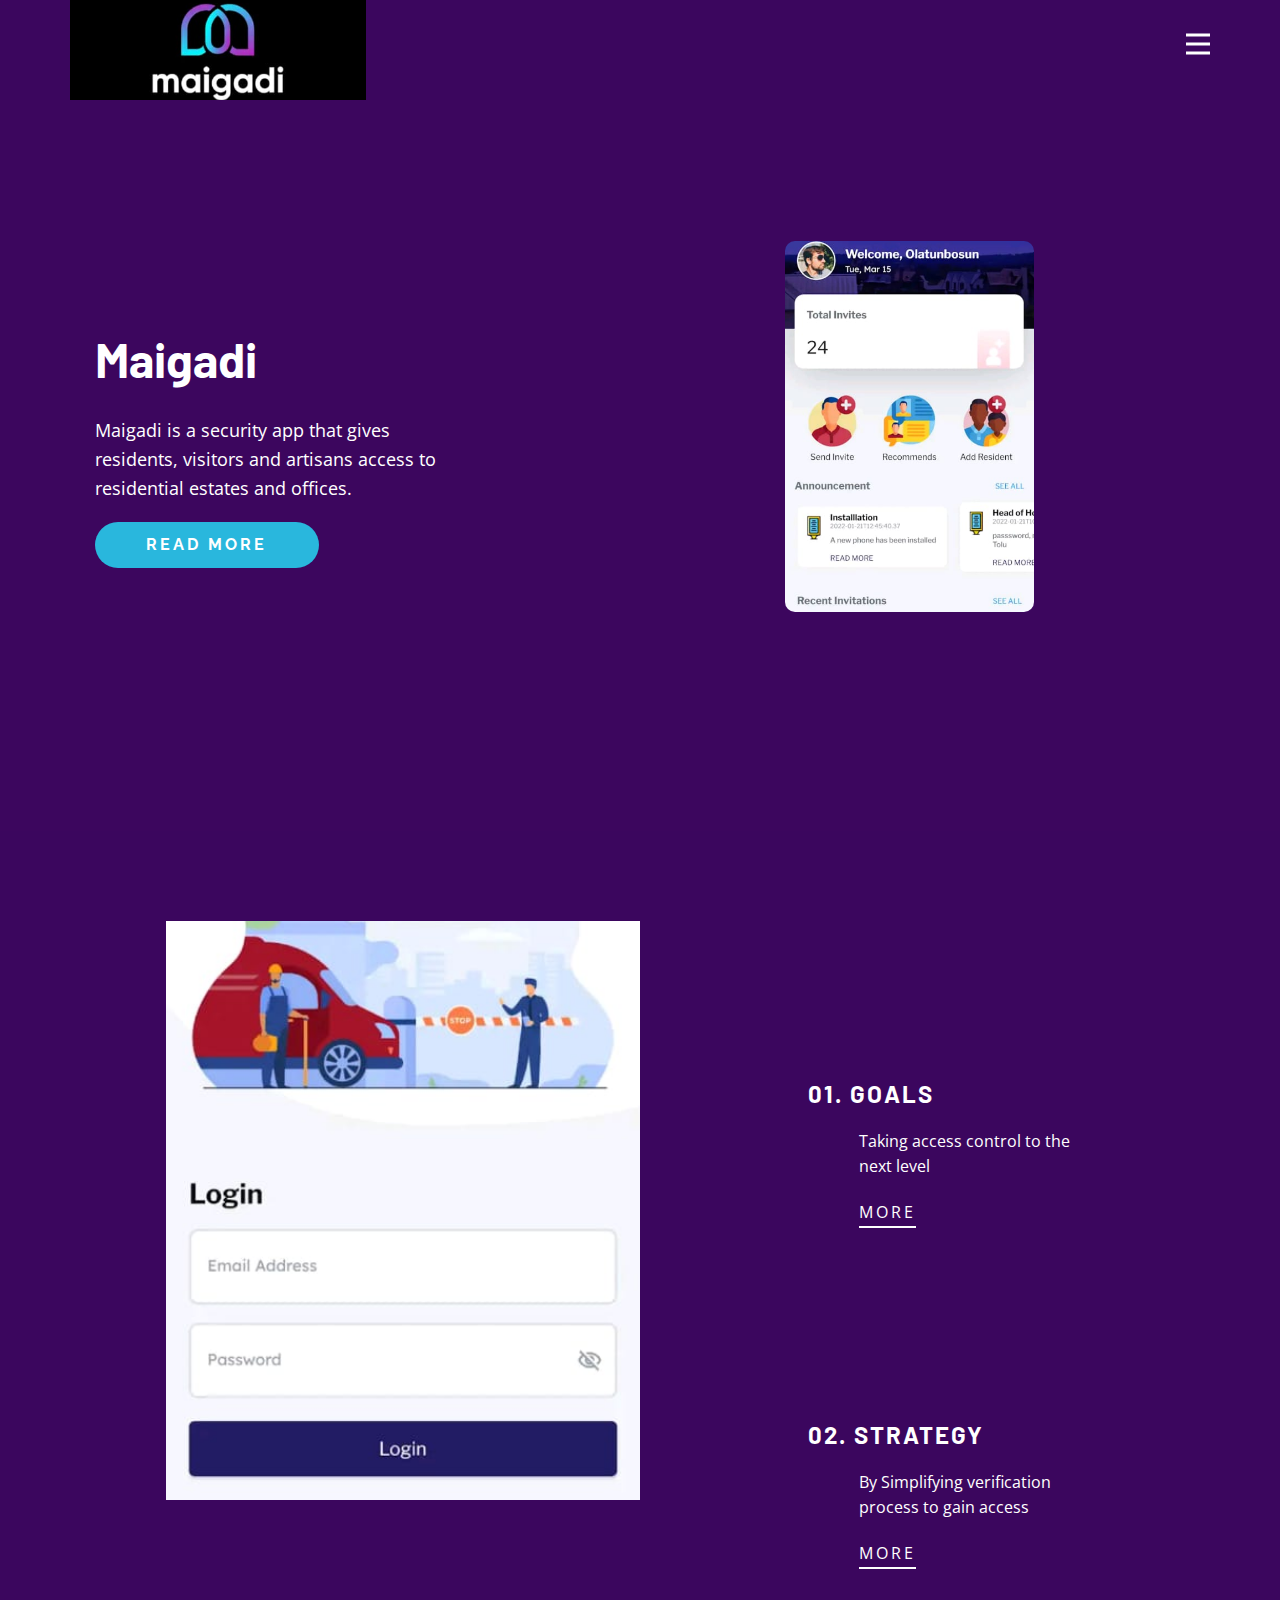
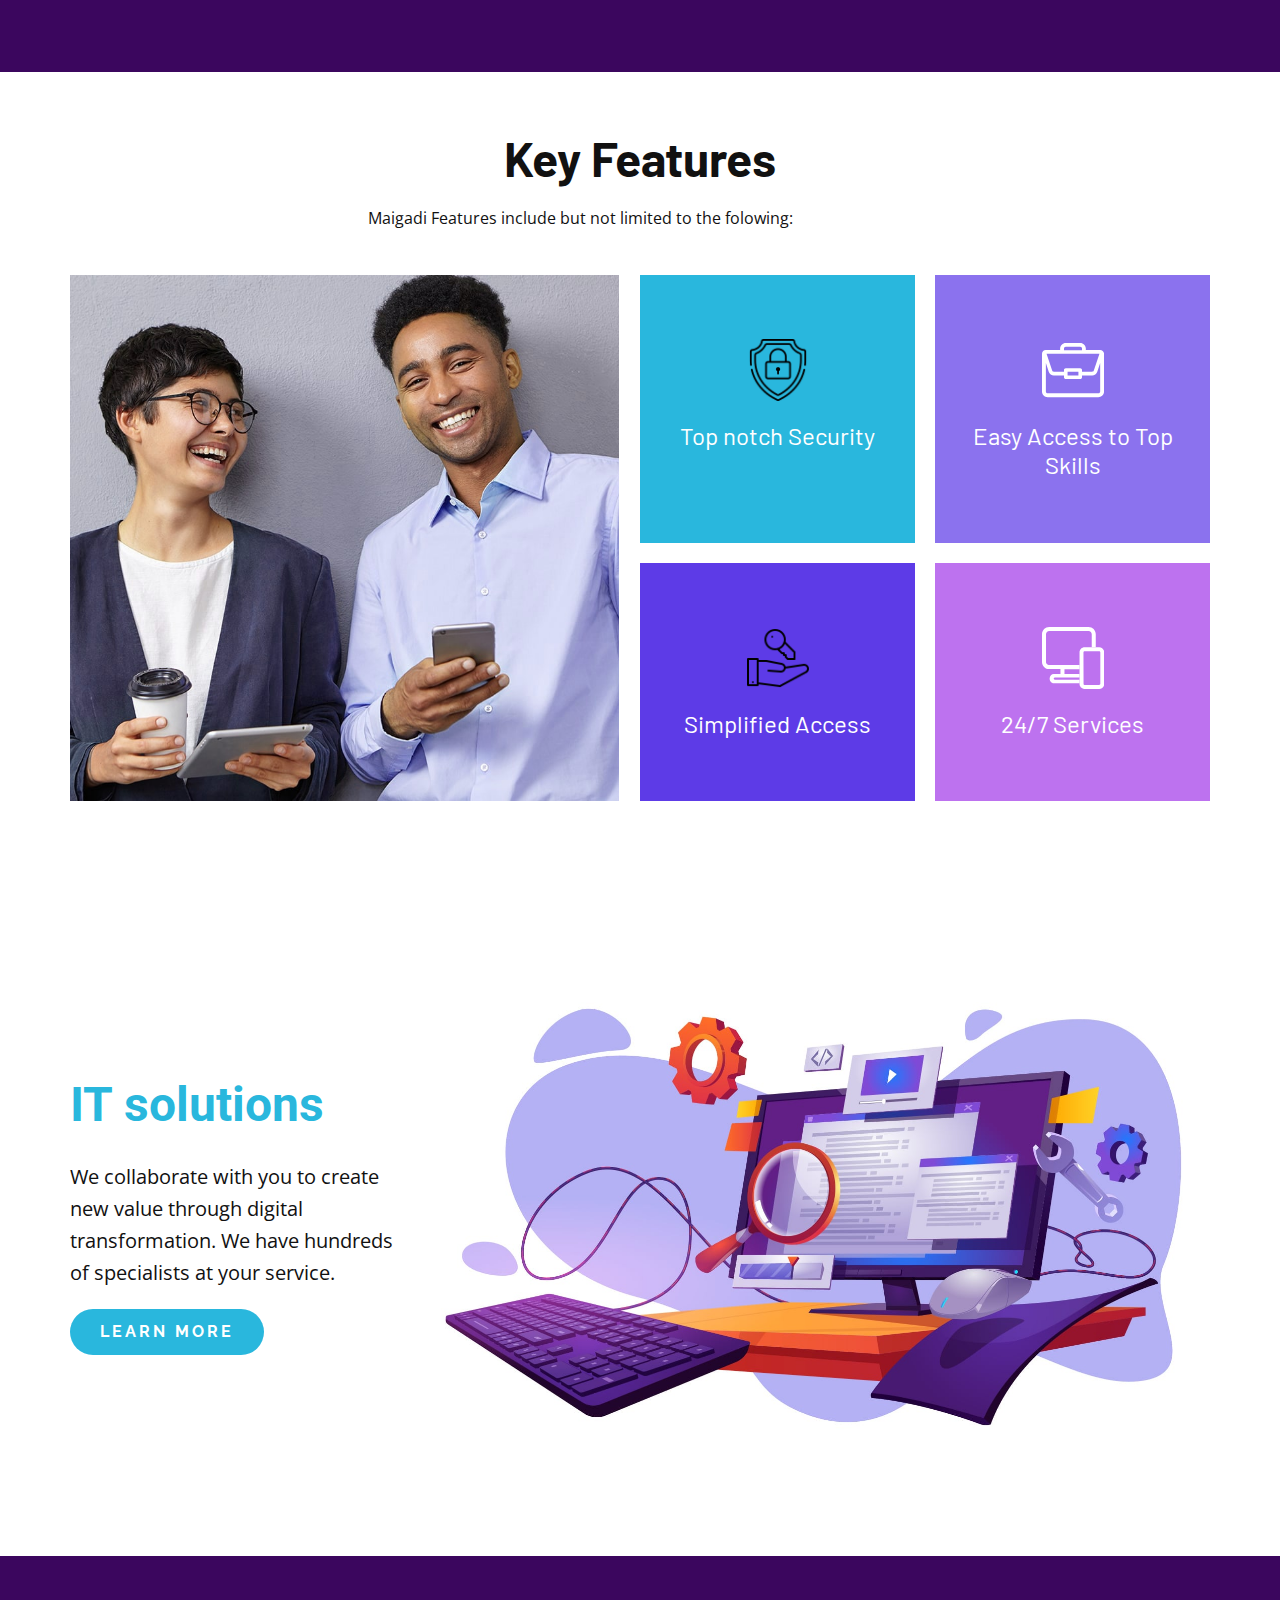
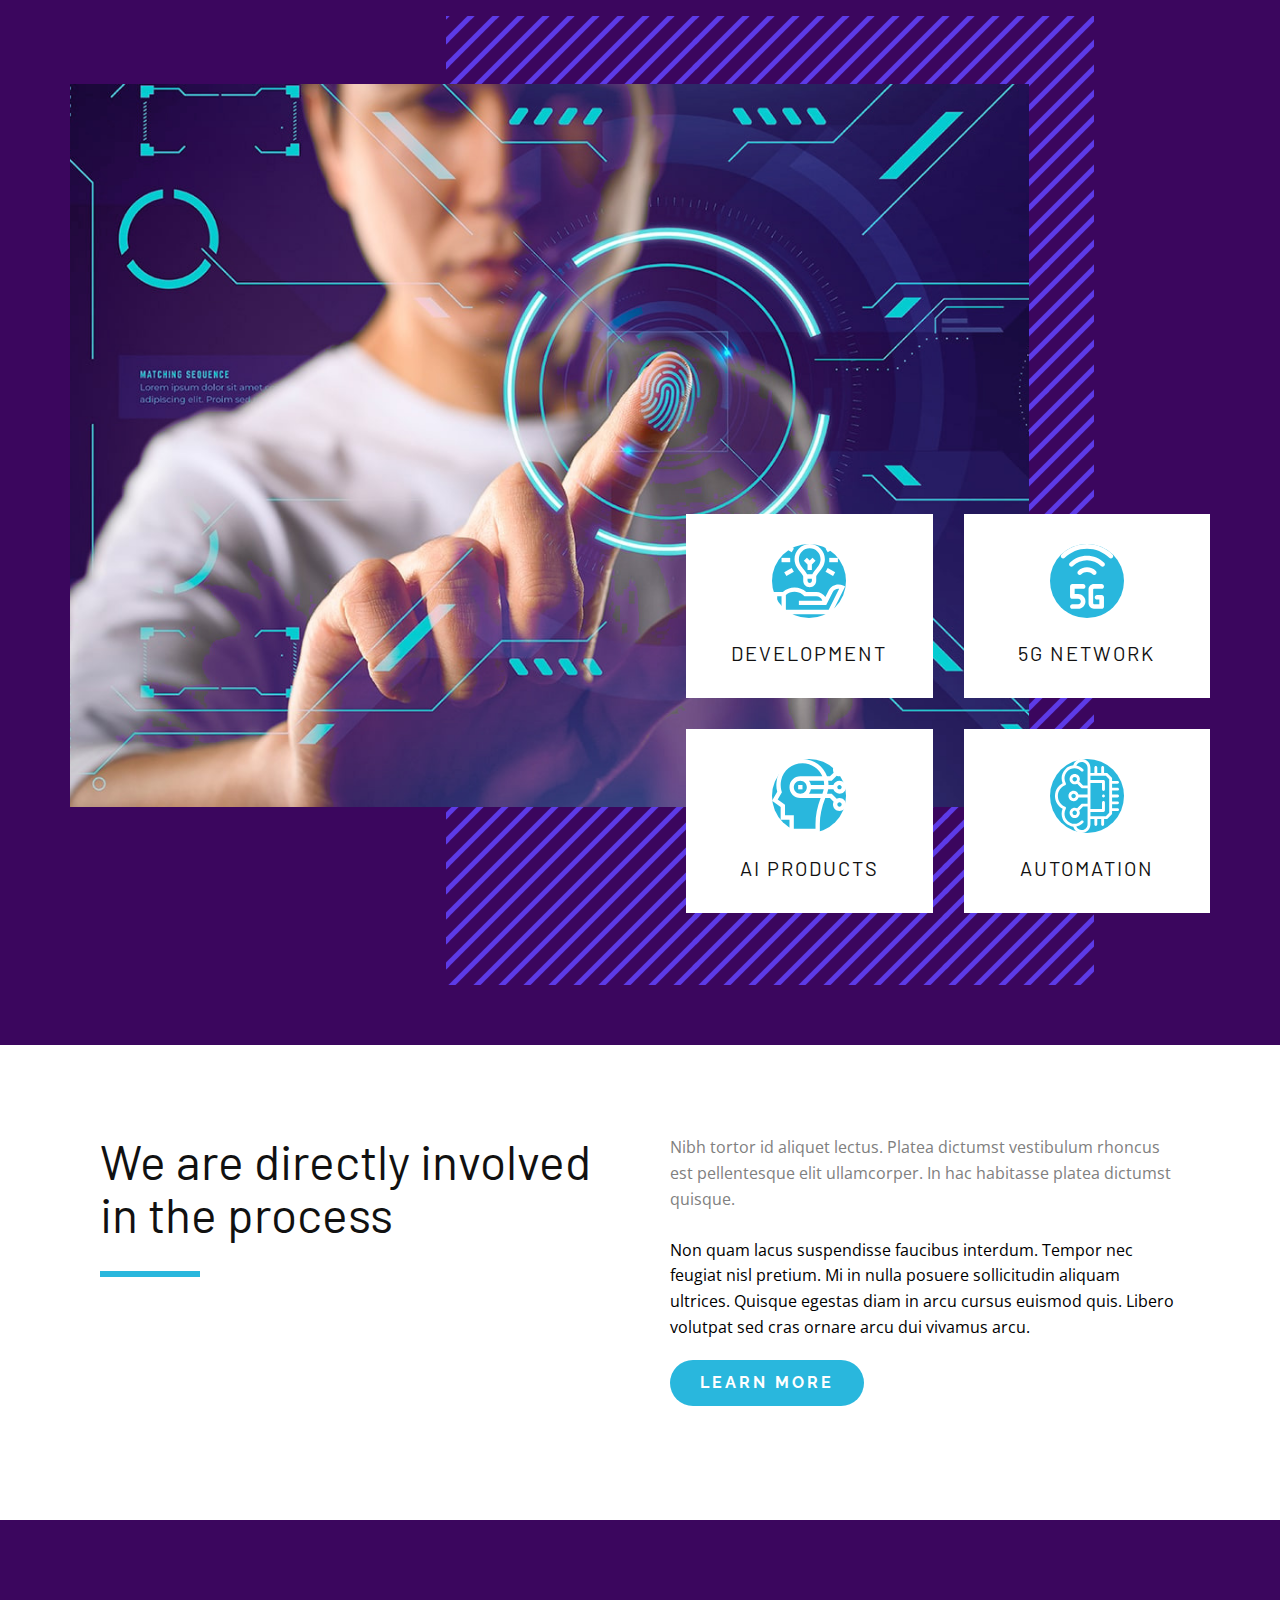
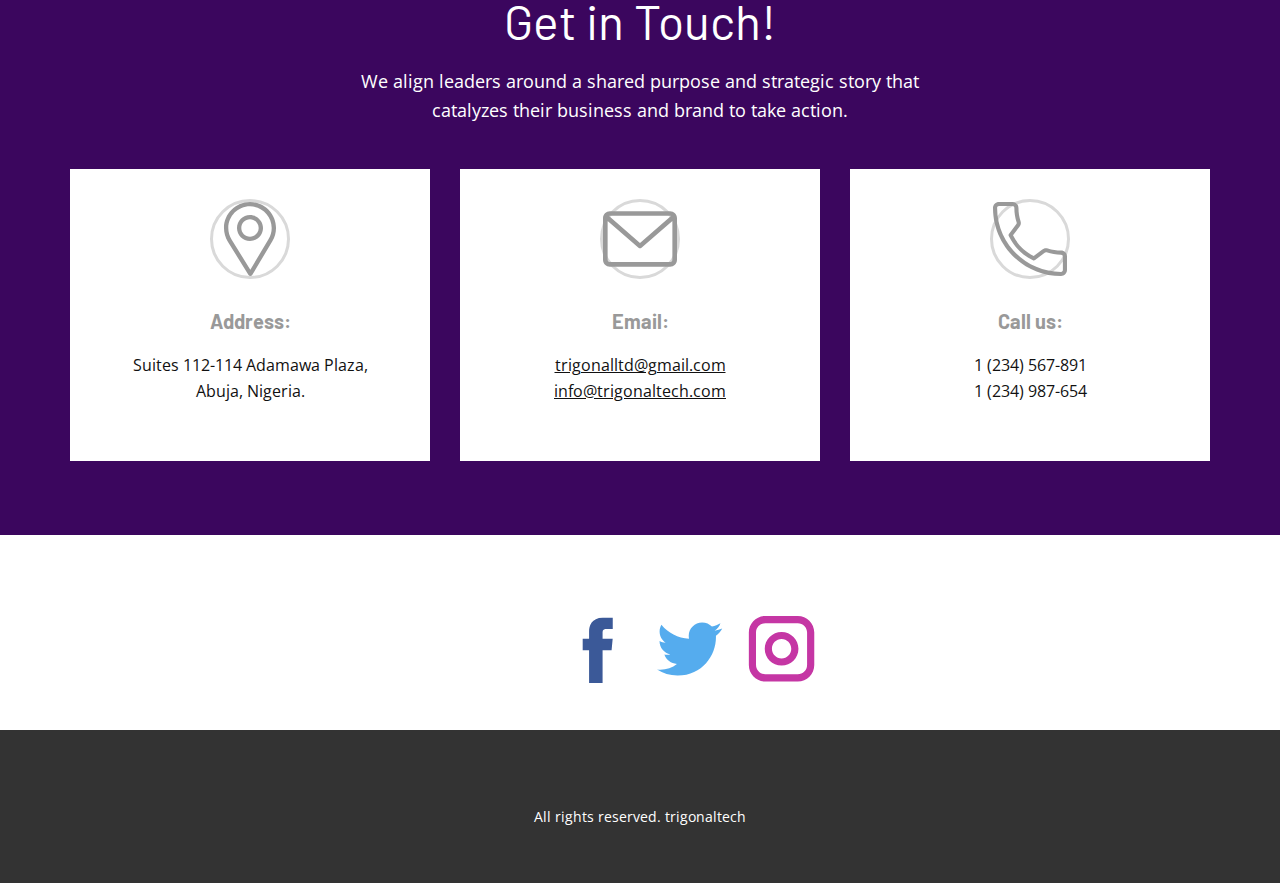
<file: index.html>
<!DOCTYPE html>
<html style="font-size: 16px;">
  <head>
    <meta name="viewport" content="width=device-width, initial-scale=1.0">
    <meta charset="utf-8">
    <meta name="keywords" content="Web Software Developers, Key Features, Data Visualization, IT solutions, IT solutions, Web Analytics, We are directly involved in t​he process, Get in Touch!">
    <meta name="description" content="">
    <title>Home</title>
    <link rel="stylesheet" href="nicepage.css" media="screen">
<link rel="stylesheet" href="Home.css" media="screen">
    <script class="u-script" type="text/javascript" src="jquery.js" defer=""></script>
    <script class="u-script" type="text/javascript" src="nicepage.js" defer=""></script>
    <meta name="generator" content="Nicepage 4.12.14, nicepage.com">
    <link id="u-theme-google-font" rel="stylesheet" href="https://fonts.googleapis.com/css?family=Open+Sans:300,300i,400,400i,500,500i,600,600i,700,700i,800,800i|Barlow:100,100i,200,200i,300,300i,400,400i,500,500i,600,600i,700,700i,800,800i,900,900i">
    <link id="u-page-google-font" rel="stylesheet" href="https://fonts.googleapis.com/css?family=Raleway:100,100i,200,200i,300,300i,400,400i,500,500i,600,600i,700,700i,800,800i,900,900i|Roboto:100,100i,300,300i,400,400i,500,500i,700,700i,900,900i|Barlow:100,100i,200,200i,300,300i,400,400i,500,500i,600,600i,700,700i,800,800i,900,900i">
    
    
    
    
    
    
    
    
    
    <script type="application/ld+json">{
		"@context": "http://schema.org",
		"@type": "Organization",
		"name": "",
		"logo": "images/WhatsAppImage2022-06-10at10.37.55AM.jpeg"
}</script>
    <meta name="theme-color" content="#29b7dd">
    <meta property="og:title" content="Home">
    <meta property="og:type" content="website">
  </head>
  <body data-home-page="Home.html" data-home-page-title="Home" class="u-body u-xl-mode"><header class="u-clearfix u-header u-palette-2-base u-header" id="sec-2485"><div class="u-clearfix u-sheet u-sheet-1">
        <a href="https://nicepage.com" class="u-image u-logo u-image-1" data-image-width="450" data-image-height="1000">
          <img src="images/WhatsAppImage2022-06-10at10.37.55AM.jpeg" class="u-logo-image u-logo-image-1">
        </a>
        <nav class="u-menu u-menu-dropdown u-offcanvas u-menu-1" data-responsive-from="XL">
          <div class="menu-collapse" style="font-size: 1rem; letter-spacing: 0px; font-weight: 700; text-transform: uppercase;">
            <a class="u-button-style u-custom-active-border-color u-custom-border u-custom-border-color u-custom-borders u-custom-hover-border-color u-custom-left-right-menu-spacing u-custom-padding-bottom u-custom-text-color u-custom-text-hover-color u-custom-top-bottom-menu-spacing u-nav-link u-text-active-palette-1-base u-text-hover-palette-2-base u-text-white" href="#">
              <svg class="u-svg-link" viewBox="0 0 24 24"><use xmlns:xlink="http://www.w3.org/1999/xlink" xlink:href="#menu-hamburger"></use></svg>
              <svg class="u-svg-content" version="1.1" id="menu-hamburger" viewBox="0 0 16 16" x="0px" y="0px" xmlns:xlink="http://www.w3.org/1999/xlink" xmlns="http://www.w3.org/2000/svg"><g><rect y="1" width="16" height="2"></rect><rect y="7" width="16" height="2"></rect><rect y="13" width="16" height="2"></rect>
</g></svg>
            </a>
          </div>
          <div class="u-nav-container" wfd-invisible="true">
            <ul class="u-nav u-spacing-30 u-unstyled u-nav-1"><li class="u-nav-item"><a class="u-border-2 u-border-active-palette-1-base u-border-hover-palette-1-base u-border-no-left u-border-no-right u-border-no-top u-button-style u-nav-link u-text-active-palette-1-base u-text-grey-90 u-text-hover-grey-90" href="Home.html" style="padding: 10px 0px;">Home</a>
</li><li class="u-nav-item"><a class="u-border-2 u-border-active-palette-1-base u-border-hover-palette-1-base u-border-no-left u-border-no-right u-border-no-top u-button-style u-nav-link u-text-active-palette-1-base u-text-grey-90 u-text-hover-grey-90" href="About.html" style="padding: 10px 0px;">About</a>
</li><li class="u-nav-item"><a class="u-border-2 u-border-active-palette-1-base u-border-hover-palette-1-base u-border-no-left u-border-no-right u-border-no-top u-button-style u-nav-link u-text-active-palette-1-base u-text-grey-90 u-text-hover-grey-90" href="Contact.html" style="padding: 10px 0px;">Contact</a>
</li></ul>
          </div>
          <div class="u-nav-container-collapse">
            <div class="u-black u-container-style u-inner-container-layout u-opacity u-opacity-95 u-sidenav">
              <div class="u-inner-container-layout u-sidenav-overflow">
                <div class="u-menu-close"></div>
                <ul class="u-align-center u-nav u-popupmenu-items u-unstyled u-nav-2"><li class="u-nav-item"><a class="u-button-style u-nav-link" href="Home.html" style="padding: 10px 20px;">Home</a>
</li><li class="u-nav-item"><a class="u-button-style u-nav-link" href="About.html" style="padding: 10px 20px;">About</a>
</li><li class="u-nav-item"><a class="u-button-style u-nav-link" href="Contact.html" style="padding: 10px 20px;">Contact</a>
</li></ul>
              </div>
            </div>
            <div class="u-black u-menu-overlay u-opacity u-opacity-70" wfd-invisible="true"></div>
          </div>
        </nav>
      </div></header>
    <section class="u-align-left u-clearfix u-image u-section-1" id="carousel_3e8e" data-image-width="1980" data-image-height="1350">
      <div class="u-clearfix u-sheet u-sheet-1">
        <div class="u-clearfix u-layout-wrap u-layout-wrap-1">
          <div class="u-gutter-0 u-layout">
            <div class="u-layout-row">
              <div class="u-align-left u-container-style u-layout-cell u-left-cell u-shape-rectangle u-size-27 u-layout-cell-1">
                <div class="u-container-layout u-valign-middle u-container-layout-1">
                  <h1 class="u-custom-font u-text u-text-body-alt-color u-text-1">Maigadi</h1>
                  <p class="u-text u-text-body-alt-color u-text-2">Maigadi is a security app that gives residents, visitors and artisans access to residential estates and offices.</p>
                  <a href="https://nicepage.com/website-mockup" class="u-active-palette-4-base u-btn u-btn-round u-button-style u-custom-font u-font-raleway u-hover-palette-4-base u-palette-1-base u-radius-50 u-text-body-alt-color u-btn-1">read more</a>
                </div>
              </div>
              <div class="u-align-left u-container-style u-layout-cell u-right-cell u-size-33 u-layout-cell-2">
                <div class="u-container-layout u-container-layout-2">
                  <img class="u-image u-image-round u-radius-10 u-image-1" src="images/WhatsAppImage2022-06-10at10.37.58AM2.jpeg" alt="" data-image-width="450" data-image-height="1000">
                </div>
              </div>
            </div>
          </div>
        </div>
      </div>
    </section>
    <section class="u-align-center-lg u-align-center-md u-align-center-sm u-align-center-xs u-clearfix u-palette-2-base u-section-2" id="carousel_3f86">
      <div class="u-clearfix u-sheet u-valign-middle-lg u-valign-middle-md u-valign-middle-sm u-valign-middle-xs u-sheet-1">
        <div class="u-clearfix u-layout-wrap u-layout-wrap-1">
          <div class="u-layout">
            <div class="u-layout-row">
              <div class="u-container-style u-layout-cell u-size-60 u-layout-cell-1">
                <div class="u-container-layout u-container-layout-1">
                  <h2 class="u-text u-text-1"></h2>
                  <img class="u-image u-image-1" src="images/WhatsAppImage2022-06-10at10.37.57AM.jpeg" data-image-width="450" data-image-height="1000">
                </div>
              </div>
            </div>
          </div>
        </div>
        <div class="u-list u-list-1">
          <div class="u-repeater u-repeater-1">
            <div class="u-container-style u-list-item u-repeater-item">
              <div class="u-container-layout u-similar-container u-valign-top u-container-layout-2">
                <h3 class="u-text u-text-2">01. goals</h3>
                <p class="u-text u-text-3">Taking access control to the next level</p>
                <a href="https://nicepage.com/static-site-generator" class="u-active-none u-border-2 u-border-white u-btn u-button-style u-hover-none u-none u-text-active-palette-2-light-3 u-text-body-alt-color u-text-hover-palette-3-light-3 u-btn-1">more</a>
              </div>
            </div>
            <div class="u-container-style u-list-item u-repeater-item">
              <div class="u-container-layout u-similar-container u-valign-top u-container-layout-3">
                <h3 class="u-text u-text-4">02. strategy</h3>
                <p class="u-text u-text-5">By Simplifying verification process to gain access</p>
                <a href="https://nicepage.com/website-design" class="u-active-none u-border-2 u-border-white u-btn u-button-style u-hover-none u-none u-text-active-palette-2-light-3 u-text-body-alt-color u-text-hover-palette-3-light-3 u-btn-2">more<span class="u-text-body-alt-color"></span>
                  <span class="u-text-body-alt-color"></span>
                </a>
              </div>
            </div>
          </div>
        </div>
      </div>
    </section>
    <section class="u-align-center u-clearfix u-white u-section-3" id="carousel_7a94">
      <div class="u-clearfix u-sheet u-valign-middle-md u-valign-middle-sm u-valign-middle-xs u-sheet-1">
        <h1 class="u-align-center u-text u-text-1">Key Features</h1>
        <p class="u-text u-text-2">Maigadi Features include but not limited to the folowing:</p>
        <img alt="" class="u-image u-image-default u-image-1" src="images/fffffff-min.jpg" data-image-width="1200" data-image-height="800">
        <div class="u-list u-list-1">
          <div class="u-repeater u-repeater-1">
            <div class="u-align-center u-container-style u-custom-item u-list-item u-palette-1-base u-repeater-item u-list-item-1">
              <div class="u-container-layout u-similar-container u-container-layout-1"><span class="u-file-icon u-icon u-icon-1"><img src="images/508281.png" alt=""></span>
                <h4 class="u-align-center u-text u-text-3">Top notch Security</h4>
              </div>
            </div>
            <div class="u-align-center u-container-style u-custom-item u-list-item u-palette-3-light-1 u-repeater-item u-list-item-2">
              <div class="u-container-layout u-similar-container u-container-layout-2"><span class="u-icon u-icon-2"><svg class="u-svg-link" preserveAspectRatio="xMidYMin slice" viewBox="0 0 128 128" style=""><use xmlns:xlink="http://www.w3.org/1999/xlink" xlink:href="#svg-dc8c"></use></svg><svg class="u-svg-content" viewBox="0 0 128 128" id="svg-dc8c"><path d="m78.9 15.9c2.1 0 3.7 1.7 3.7 3.7v3.7h-37.2v-3.7c0-2 1.7-3.7 3.7-3.7h29.8m39.7 14.8-11.6 34.5c-0.5 1.5-1.9 2.5-3.5 2.5h-20.9v-3.7c0-2-1.7-3.7-3.7-3.7h-29.8c-2.1 0-3.7 1.7-3.7 3.7v3.7h-20.9c-1.6 0-3-1-3.5-2.5l-11.6-34.5h109.2m1.5 19.1v58.6c0 2-1.7 3.7-3.7 3.7h-104.7c-2.1 0-3.7-1.7-3.7-3.7v-58.6l5.9 17.7c1.5 4.5 5.8 7.6 10.6 7.6h20.9v3.7c0 2 1.7 3.7 3.7 3.7h29.8c2.1 0 3.7-1.7 3.7-3.7v-3.7h20.9c4.8 0 9.1-3 10.6-7.6l6-17.7m-44.9 17.9v7.4h-22.4v-7.4h22.4m15.3-44.9v-3.2c0-6.4-5.2-11.6-11.6-11.6h-29.8c-6.4 0-11.7 5.2-11.7 11.6v3.2h-29.5c-4.4 0-7.9 3.5-7.9 7.9v77.7c0 6.4 5.2 11.6 11.7 11.6h104.7c6.4 0 11.7-5.2 11.7-11.6v-77.7c0-4.4-3.6-7.9-7.9-7.9h-29.7z"></path></svg>
            
            
          </span>
                <h4 class="u-align-center u-text u-text-4">Easy Access to Top Skills</h4>
              </div>
            </div>
            <div class="u-align-center u-container-style u-custom-item u-list-item u-palette-3-base u-repeater-item u-shape-rectangle">
              <div class="u-container-layout u-similar-container u-container-layout-3"><span class="u-file-icon u-icon u-icon-3"><img src="images/948762.png" alt=""></span>
                <h4 class="u-align-center u-text u-text-5">Simplified Access</h4>
              </div>
            </div>
            <div class="u-align-center u-container-style u-list-item u-palette-2-light-1 u-repeater-item u-shape-rectangle u-list-item-4">
              <div class="u-container-layout u-similar-container u-container-layout-4"><span class="u-icon u-icon-4"><svg class="u-svg-link" preserveAspectRatio="xMidYMin slice" viewBox="0 0 128 128" style=""><use xmlns:xlink="http://www.w3.org/1999/xlink" xlink:href="#svg-ca7c"></use></svg><svg class="u-svg-content" viewBox="0 0 128 128" id="svg-ca7c"><path d="m26.4 108.7c-1.2 0-2.2-1-2.2-2.2s1-2.2 4.7-2.2h48.7v-7.4h-31.2v-9.9h31.2v-8.4h-58.7c-7.7 0-10.6-3-10.6-6.6v-57.1c0-3.7 3-6.6 6.6-6.6h81.2c3.7 0 6.6 3 6.6 6.6v27h8.3v-27c0-8.2-6.7-14.9-14.9-14.9h-81.2c-8.2 0-14.9 6.7-14.9 14.9v57.1c0 8.2 6.7 14.9 14.9 14.9h23.2v10.1h-13.8c-4.3 0-8.5 3.7-8.5 9.5v0.2c0 4.6 3.7 9.3 8.3 9.3h53.5v-7.3h-51.2z"></path><path d="m118 41.9h-30c-5.8 0-10.5 4.7-10.5 10.6 0 0 0.1 66.3 0.1 66.4 0 4.3 5.1 9 10.4 9h30c5.6 0 10.2-4.4 10.5-10.1v-65.3c0-5.9-4.7-10.6-10.5-10.6zm2.4 75.5c-0.1 1.3-1.1 2.3-2.4 2.3h-30c-1 0-1.9-0.7-2.2-1.6l-0.2-65.6c0-1.3 1.1-2.4 2.4-2.4h30c1.3 0 2.4 1.1 2.4 2.4v64.9z"></path></svg>
            
            
          </span>
                <h4 class="u-align-center u-text u-text-6">24/7 Services</h4>
              </div>
            </div>
          </div>
        </div>
      </div>
    </section>
    <section class="u-align-center-xs u-clearfix u-section-4" src="" id="carousel_46bf">
      <div class="u-clearfix u-sheet u-valign-middle-xl u-sheet-1">
        <img class="u-expanded-width-md u-image u-image-contain u-image-1" src="images/Untitled-1-min.jpg">
        <div class="u-align-center-md u-align-center-sm u-align-center-xs u-border-no-bottom u-border-no-left u-border-no-right u-border-no-top u-container-style u-expanded-width-md u-expanded-width-sm u-expanded-width-xs u-group u-shape-rectangle u-group-1">
          <div class="u-container-layout u-valign-middle u-container-layout-1">
            <h1 class="u-text u-text-palette-1-base u-text-1">IT solutions</h1>
            <p class="u-large-text u-text u-text-variant u-text-2">We collaborate with you to create new value through digital transformation. We have hundreds of specialists at your service. </p>
            <a href="https://nicepage.one" class="u-active-palette-4-base u-border-0 u-btn u-btn-round u-button-style u-custom-font u-font-raleway u-hover-palette-4-base u-palette-1-base u-radius-50 u-text-body-alt-color u-btn-1">learn more</a>
          </div>
        </div>
      </div>
    </section>
    <section class="u-align-right u-clearfix u-palette-2-base u-section-5" id="carousel_d534">
      <div class="u-clearfix u-sheet u-valign-middle-sm u-valign-middle-xs u-sheet-1">
        <div class="u-container-style u-group u-image u-image-tiles u-image-1" data-image-width="500" data-image-height="375">
          <div class="u-container-layout u-container-layout-1"></div>
        </div>
        <img src="images/fff.jpg" alt="" class="u-image u-image-default u-image-2" data-image-width="1202" data-image-height="800">
        <div class="u-list u-list-1">
          <div class="u-repeater u-repeater-1">
            <div class="u-container-style u-list-item u-repeater-item u-video-cover u-white u-list-item-1">
              <div class="u-container-layout u-similar-container u-valign-top u-container-layout-2"><span class="u-icon u-icon-circle u-palette-1-base u-spacing-15 u-icon-1"><svg class="u-svg-link" preserveAspectRatio="xMidYMin slice" viewBox="0 0 512 512" style=""><use xmlns:xlink="http://www.w3.org/1999/xlink" xlink:href="#svg-dcec"></use></svg><svg class="u-svg-content" viewBox="0 0 512 512" id="svg-dcec"><g><path d="m506.061 294.479-13.406-6.712c-37.055-18.553-82.084-3.54-100.615 33.574l-22.788 45.528c-13.319-20.937-36.712-34.869-63.313-34.869h-69.019c-22.263-20.08-50.779-31.066-80.981-31.066s-58.713 10.987-80.975 31.066h-69.025v180h90v-26.555h314.638zm-440.122 187.521h-30v-120h30zm30-26.555v-101.925c16.611-14.595 37.686-22.586 60-22.586 43.655 0 66.559 29.51 68.787 31.066h81.213c19.555 0 36.228 12.541 42.42 30h-162.42v30h189.267l43.668-87.245c8.862-17.751 27.659-26.867 45.804-24.593l-72.642 145.283z"></path><path d="m215.939 225v30c0 24.813 20.187 45 45 45s45-20.187 45-45v-30c0-7.02 9.611-18.622 18.906-29.842 17.343-20.934 41.094-49.605 41.094-90.158 0-57.897-47.103-105-105-105s-105 47.103-105 105c0 40.553 23.751 69.224 41.094 90.158 9.295 11.22 18.906 22.822 18.906 29.842zm45 45c-8.271 0-15-6.729-15-15v-15h30v15c0 8.271-6.728 15-15 15zm0-240c41.355 0 75 33.645 75 75 0 29.741-18.167 51.671-34.196 71.02-9.4 11.347-18.425 22.249-22.892 33.98h-35.823c-4.468-11.732-13.493-22.634-22.892-33.98-16.029-19.349-34.196-41.278-34.196-71.02-.001-41.355 33.644-75 74.999-75z"></path><path d="m245.939 180h30v-38.787l25.607-25.606-21.213-21.214-19.394 19.394-19.393-19.394-21.213 21.214 25.606 25.606z"></path><path d="m65.939 96h60v30h-60z"></path><path d="m395.939 96h60v30h-60z"></path><path d="m88.045 178.5h60v30h-60z" transform="matrix(.866 -.5 .5 .866 -80.935 84.947)"></path><path d="m373.695 13.225h60.277v30h-60.277z" transform="matrix(.862 -.507 .507 .862 41.406 208.569)"></path><path d="m103.045-1.914h30v60.277h-30z" transform="matrix(.507 -.862 .862 .507 33.886 115.681)"></path><path d="m388.833 163.5h30v60h-30z" transform="matrix(.5 -.866 .866 .5 34.341 446.481)"></path>
</g></svg></span>
                <h4 class="u-align-center u-text u-text-1">Development</h4>
              </div>
            </div>
            <div class="u-align-center u-container-style u-list-item u-repeater-item u-video-cover u-white u-list-item-2">
              <div class="u-container-layout u-similar-container u-valign-top u-container-layout-3"><span class="u-icon u-icon-circle u-palette-1-base u-spacing-15 u-icon-2"><svg class="u-svg-link" preserveAspectRatio="xMidYMin slice" viewBox="0 0 24 24" style=""><use xmlns:xlink="http://www.w3.org/1999/xlink" xlink:href="#svg-6e2e"></use></svg><svg class="u-svg-content" viewBox="0 0 24 24" id="svg-6e2e"><path d="m19.75 4.687c-.191 0-.382-.072-.528-.218-1.93-1.914-4.495-2.969-7.222-2.969s-5.292 1.055-7.222 2.969c-.294.292-.768.29-1.061-.004-.292-.294-.29-.77.004-1.061 2.214-2.195 5.154-3.404 8.279-3.404s6.065 1.209 8.278 3.404c.294.291.296.767.004 1.061-.146.147-.339.222-.532.222z"></path><path d="m17.052 7.362c-.191 0-.382-.072-.528-.218-1.211-1.201-2.817-1.862-4.524-1.862s-3.313.661-4.524 1.863c-.294.292-.769.29-1.061-.004-.291-.294-.29-.769.004-1.061 1.494-1.481 3.476-2.298 5.581-2.298s4.087.816 5.581 2.298c.294.292.296.767.004 1.061-.147.147-.34.221-.533.221z"></path><path d="m14.354 10.038c-.193 0-.386-.074-.533-.222-.963-.971-2.681-.971-3.644 0-.291.294-.765.296-1.06.004-.294-.291-.296-.766-.004-1.06.765-.772 1.791-1.197 2.887-1.197s2.122.425 2.887 1.196c.292.294.29.77-.004 1.061-.147.146-.338.218-.529.218z"></path><path d="m9.125 21h-1.875c-.414 0-.75-.336-.75-.75s.336-.75.75-.75h1.875c.482 0 .875-.393.875-.875s-.393-.875-.875-.875h-1.875c-.414 0-.75-.336-.75-.75v-3.25c0-.414.336-.75.75-.75h3.5c.414 0 .75.336.75.75s-.336.75-.75.75h-2.75v1.75h1.125c1.31 0 2.375 1.065 2.375 2.375s-1.065 2.375-2.375 2.375z"></path><path d="m16.75 21h-2.5c-.965 0-1.75-.785-1.75-1.75v-4.5c0-.965.785-1.75 1.75-1.75h2.5c.414 0 .75.336.75.75s-.336.75-.75.75h-2.5c-.138 0-.25.112-.25.25v4.5c0 .138.112.25.25.25h1.75v-1.5h-.75c-.414 0-.75-.336-.75-.75s.336-.75.75-.75h1.5c.414 0 .75.336.75.75v3c0 .414-.336.75-.75.75z"></path></svg></span>
                <h4 class="u-text u-text-2">5G Network</h4>
              </div>
            </div>
            <div class="u-align-center u-container-style u-list-item u-repeater-item u-video-cover u-white u-list-item-3">
              <div class="u-container-layout u-similar-container u-valign-top u-container-layout-4"><span class="u-icon u-icon-circle u-palette-1-base u-spacing-15 u-icon-3"><svg class="u-svg-link" preserveAspectRatio="xMidYMin slice" viewBox="0 0 512.012 512.012" style=""><use xmlns:xlink="http://www.w3.org/1999/xlink" xlink:href="#svg-ab33"></use></svg><svg class="u-svg-content" viewBox="0 0 512.012 512.012" id="svg-ab33"><g><path d="m59.998 332.666v87.346h61v92h210v-62.218c0-56.303 12.309-115.303 37.563-179.782h32.224l25.611 25.611c-2.817 5.875-4.398 12.451-4.398 19.39 0 24.813 20.187 45 45 45s45-20.187 45-45-20.187-45-45-45c-6.938 0-13.514 1.581-19.389 4.398l-34.398-34.398h-32.572c3.497-9.779 6.115-19.796 7.843-30.01h36.096c6.192 17.469 22.865 30.01 42.42 30.01 24.813 0 45-20.187 45-45s-20.187-45-45-45c-19.555 0-36.228 12.541-42.42 30h-33.58c0-10.152-.845-20.177-2.485-30h24.698l34.398-34.397c5.875 2.817 12.45 4.398 19.389 4.398 24.813 0 45-20.187 45-45s-20.187-45-45-45-45 20.187-45 45c0 6.939 1.581 13.514 4.398 19.389l-25.611 25.61h-19.994c-24.022-68.126-88.986-119.066-167.616-120-88.723-1.043-163.221 61.684-179.498 143.168-5.685 28.455-4.837 56.601 2.51 83.77l-36.173 62.25zm407-32.654c8.271 0 15 6.729 15 15s-6.729 15-15 15-15-6.729-15-15 6.728-15 15-15zm0-120c8.271 0 15 6.729 15 15s-6.729 15-15 15-15-6.729-15-15 6.728-15 15-15zm0-120c8.271 0 15 6.729 15 15s-6.729 15-15 15-15-6.729-15-15 6.728-15 15-15zm-117.798 178.089c-.272.639-.533 1.273-.802 1.911h-92.44c6.565-8.725 11.274-18.921 13.531-30.01h88.481c-1.971 9.61-4.896 18.996-8.77 28.099zm-108.202-43.089c0 24.813-20.187 45-45 45s-45-20.187-45-45 20.187-45 45-45 45 20.187 45 45zm120-15h-91.509c-2.258-11.079-6.967-21.275-13.532-30h101.998c1.993 9.704 3.043 19.738 3.043 30zm-297.903-30.954c13.953-69.845 76.913-119.906 149.725-119.047 60.427.717 112.514 37.715 135.55 90.001h-152.372c-41.355 0-75 33.645-75 75s33.645 75 75 74.99h140.455c-23.819 63.823-35.455 122.919-35.455 179.792v32.218h-150v-92h-61v-72.655l-50.417-36.534 29.076-50.038c-.795-4.156-14.724-35.852-5.562-81.727z"></path><path d="m180.998 180.012h30v30h-30z"></path>
</g></svg></span>
                <h4 class="u-text u-text-3">AI Products</h4>
              </div>
            </div>
            <div class="u-align-center u-container-style u-list-item u-repeater-item u-video-cover u-white u-list-item-4">
              <div class="u-container-layout u-similar-container u-valign-top u-container-layout-5"><span class="u-icon u-icon-circle u-palette-1-base u-spacing-15 u-icon-4"><svg class="u-svg-link" preserveAspectRatio="xMidYMin slice" viewBox="0 0 512 512" style=""><use xmlns:xlink="http://www.w3.org/1999/xlink" xlink:href="#svg-a466"></use></svg><svg class="u-svg-content" viewBox="0 0 512 512" id="svg-a466"><g><path d="m467.5 218.79c5.523 0 10-4.477 10-10s-4.477-10-10-10h-37.882v-27.225h37.882c5.523 0 10-4.477 10-10s-4.477-10-10-10h-37.882v-16.361c0-2.651-1.052-5.193-2.926-7.068l-28.917-28.941c-1.875-1.877-4.42-2.932-7.074-2.932h-16.365v-37.848c0-5.523-4.477-10-10-10s-10 4.477-10 10v37.848h-27.23v-37.848c0-5.523-4.477-10-10-10s-10 4.477-10 10v37.848h-27.202v-35.836c0-33.32-27.11-60.427-60.434-60.427-27.264 0-50.959 18.428-58.186 44.029-20.782 2.112-40.037 11.3-54.896 26.343-16.78 16.99-26.021 39.501-26.021 63.386 0 11.853 2.34 23.593 6.827 34.476-14.037 7.459-26.081 18.186-35.211 31.443-11.437 16.608-17.483 36.079-17.483 56.309 0 37.241 20.362 70.644 52.689 87.78-4.482 10.863-6.82 22.593-6.82 34.448 0 23.885 9.241 46.396 26.021 63.386 14.858 15.043 34.113 24.231 54.895 26.343 7.226 25.618 30.923 44.057 58.187 44.057 33.323 0 60.434-27.107 60.434-60.427v-35.864h27.202v37.876c0 5.523 4.477 10 10 10s10-4.477 10-10v-37.876h27.23v37.876c0 5.523 4.477 10 10 10s10-4.477 10-10v-37.876h16.365c2.652 0 5.195-1.053 7.071-2.929l28.917-28.913c1.875-1.875 2.929-4.419 2.929-7.071v-16.39h37.88c5.523 0 10-4.477 10-10s-4.477-10-10-10h-37.882v-27.196h37.882c5.523 0 10-4.477 10-10s-4.477-10-10-10h-37.882v-27.224h37.882c5.523 0 10-4.477 10-10s-4.477-10-10-10h-37.882v-27.196zm-248.028 273.21c-16.589 0-31.194-10.201-37.343-24.932 7.294-1.306 14.406-3.525 21.245-6.663 9.939-4.563 18.828-10.808 26.419-18.562 3.863-3.947 3.796-10.278-.15-14.142-3.947-3.863-10.277-3.796-14.142.15-5.875 6-12.762 10.837-20.469 14.375-8.144 3.736-16.776 5.807-25.659 6.167-38.072-.628-69.004-32.056-69.004-70.182 0-12.047 3.095-23.917 8.95-34.329 1.412-2.509 1.673-5.505.717-8.22-.955-2.716-3.035-4.888-5.706-5.961-30.27-12.157-49.83-41.093-49.83-73.715 0-32.631 19.557-61.555 49.824-73.686 5.946-3.215 7.613-7.941 5.001-14.175-5.859-10.442-8.956-22.326-8.956-34.366 0-38.126 30.932-69.554 69.004-70.182 8.827.359 17.466 2.432 25.657 6.166 7.721 3.544 14.603 8.385 20.456 14.389 1.96 2.01 4.56 3.02 7.162 3.02 2.516 0 5.035-.944 6.979-2.839 3.955-3.855 4.035-10.187.18-14.141-7.576-7.771-16.47-14.031-26.458-18.616-6.86-3.127-13.962-5.341-21.221-6.646 6.149-14.719 20.754-24.91 37.344-24.91 22.295 0 40.434 18.136 40.434 40.427v122.603h-31.132l-26.531-26.528c2.824-5.155 4.33-10.963 4.33-17.004 0-9.476-3.69-18.385-10.393-25.086-13.832-13.83-36.34-13.831-50.173 0-6.701 6.701-10.392 15.61-10.392 25.085s3.69 18.384 10.392 25.085c6.916 6.915 16.001 10.373 25.086 10.373 5.86 0 11.716-1.448 16.995-4.325l29.472 29.469c2.133 1.909 4.49 2.886 7.071 2.929h35.274v42.956h-62.667c-4.332-14.694-17.948-25.455-34.039-25.455-19.552 0-35.458 15.905-35.458 35.455 0 19.565 15.906 35.483 35.458 35.483 16.094 0 29.712-10.773 34.041-25.483h62.665v42.956h-35.274c-.268 0-.498.014-.71.034-2.318.164-4.591 1.124-6.364 2.897l-29.473 29.493c-13.46-7.335-30.702-5.324-42.078 6.05-6.708 6.708-10.398 15.624-10.392 25.107.006 9.469 3.701 18.364 10.392 25.036 6.918 6.917 16.004 10.374 25.09 10.374 9.082 0 18.164-3.456 25.073-10.364 6.701-6.682 10.396-15.576 10.402-25.045.004-6.05-1.503-11.866-4.332-17.028l26.535-26.553h31.129v122.631c.002 22.292-18.136 40.428-40.431 40.428zm-32.899-352.501c0 4.133-1.61 8.019-4.533 10.942-6.036 6.035-15.855 6.035-21.891 0-2.923-2.923-4.533-6.809-4.533-10.942s1.61-8.02 4.533-10.942c6.036-6.034 15.856-6.034 21.891 0 2.923 2.922 4.533 6.808 4.533 10.942zm-7.888 116.487c0 8.537-6.947 15.483-15.486 15.483-8.523 0-15.458-6.946-15.458-15.483 0-8.521 6.935-15.455 15.458-15.455 8.539 0 15.486 6.933 15.486 15.455zm7.888 116.523c-.003 4.121-1.609 7.991-4.533 10.906-6.036 6.034-15.856 6.035-21.901-.01-2.914-2.905-4.521-6.775-4.523-10.896-.003-4.135 1.607-8.024 4.533-10.95 6.035-6.033 15.855-6.034 21.889-.001.001.001.002.002.003.004 0 0 .001.001.001.001 2.925 2.926 4.534 6.813 4.531 10.946zm223.045.144-23.058 23.056h-106.655v-29.634h90.073c5.523 0 10-4.477 10-10v-55.218c0-5.523-4.477-10-10-10s-10 4.477-10 10v45.218h-80.073v-180.15h80.073v45.104c0 5.523 4.477 10 10 10s10-4.477 10-10v-55.104c0-5.523-4.477-10-10-10h-90.073v-29.662h106.652l23.061 23.081z"></path><path d="m369.979 245.958c-5.523 0-10 4.477-10 10v.028c0 5.523 4.477 9.986 10 9.986s10-4.491 10-10.014-4.478-10-10-10z"></path>
</g></svg></span>
                <h4 class="u-text u-text-4">Automation</h4>
              </div>
            </div>
          </div>
        </div>
      </div>
    </section>
    <section class="u-clearfix u-white u-section-6" id="sec-d1be">
      <div class="u-clearfix u-sheet u-sheet-1">
        <div class="u-clearfix u-expanded-width u-layout-wrap u-layout-wrap-1">
          <div class="u-layout">
            <div class="u-layout-row">
              <div class="u-container-style u-layout-cell u-left-cell u-size-30 u-layout-cell-1">
                <div class="u-container-layout u-valign-top u-container-layout-1">
                  <h1 class="u-text u-text-body-color u-text-1">We are directly involved in t​he process</h1>
                  <div class="u-border-6 u-border-palette-1-base u-line u-line-horizontal u-line-1"></div>
                </div>
              </div>
              <div class="u-container-style u-layout-cell u-right-cell u-size-30 u-layout-cell-2">
                <div class="u-container-layout u-valign-top u-container-layout-2">
                  <p class="u-text u-text-black u-text-2">
                    <span class="u-text-grey-50">Nibh tortor id aliquet lectus. Platea dictumst vestibulum rhoncus est pellentesque elit ullamcorper. In hac habitasse platea dictumst quisque.&nbsp;</span>
                    <br>
                    <br>Non quam lacus suspendisse faucibus interdum. Tempor nec feugiat nisl pretium. Mi in nulla posuere sollicitudin aliquam ultrices. Quisque egestas diam in arcu cursus euismod quis. Libero volutpat sed cras ornare arcu dui vivamus arcu.&nbsp;
                  </p>
                  <a href="https://nicepage.com/c/slider-html-templates" class="u-active-palette-4-base u-align-left u-border-0 u-btn u-btn-round u-button-style u-custom-font u-font-raleway u-hover-palette-4-base u-palette-1-base u-radius-50 u-text-body-alt-color u-btn-1">learn more</a>
                </div>
              </div>
            </div>
          </div>
        </div>
      </div>
    </section>
    <section class="u-align-center u-clearfix u-palette-2-base u-section-7" id="carousel_7a8d">
      <div class="u-clearfix u-sheet u-valign-middle u-sheet-1">
        <h1 class="u-text u-text-1">Get in Touch!<br>
        </h1>
        <p class="u-text u-text-2">We align leaders around a shared purpose and strategic story that catalyzes their business and brand to take action.</p>
        <div class="u-clearfix u-gutter-30 u-layout-wrap u-layout-wrap-1">
          <div class="u-gutter-0 u-layout">
            <div class="u-layout-col">
              <div class="u-size-60">
                <div class="u-layout-row">
                  <div class="u-align-center u-container-style u-layout-cell u-left-cell u-size-20 u-white u-layout-cell-1">
                    <div class="u-container-layout u-valign-top u-container-layout-1"><span class="u-border-3 u-border-grey-15 u-icon u-icon-circle u-spacing-20 u-text-grey-40 u-icon-1"><svg class="u-svg-link" preserveAspectRatio="xMidYMin slice" viewBox="0 0 512 512" style=""><use xmlns:xlink="http://www.w3.org/1999/xlink" xlink:href="#svg-ae73"></use></svg><svg class="u-svg-content" viewBox="0 0 512 512" x="0px" y="0px" id="svg-ae73" style="enable-background:new 0 0 512 512;"><g><g><path d="M256,0C156.748,0,76,80.748,76,180c0,33.534,9.289,66.26,26.869,94.652l142.885,230.257    c2.737,4.411,7.559,7.091,12.745,7.091c0.04,0,0.079,0,0.119,0c5.231-0.041,10.063-2.804,12.75-7.292L410.611,272.22    C427.221,244.428,436,212.539,436,180C436,80.748,355.252,0,256,0z M384.866,256.818L258.272,468.186l-129.905-209.34    C113.734,235.214,105.8,207.95,105.8,180c0-82.71,67.49-150.2,150.2-150.2S406.1,97.29,406.1,180    C406.1,207.121,398.689,233.688,384.866,256.818z"></path>
</g>
</g><g><g><path d="M256,90c-49.626,0-90,40.374-90,90c0,49.309,39.717,90,90,90c50.903,0,90-41.233,90-90C346,130.374,305.626,90,256,90z     M256,240.2c-33.257,0-60.2-27.033-60.2-60.2c0-33.084,27.116-60.2,60.2-60.2s60.1,27.116,60.1,60.2    C316.1,212.683,289.784,240.2,256,240.2z"></path>
</g>
</g></svg></span>
                      <h5 class="u-text u-text-grey-40 u-text-3">Address:</h5>
                      <p class="u-text u-text-4">Suites 112-114 Adamawa Plaza, <br>Abuja, Nigeria.
                      </p>
                    </div>
                  </div>
                  <div class="u-container-style u-layout-cell u-size-20 u-white u-layout-cell-2">
                    <div class="u-container-layout u-valign-top u-container-layout-2"><span class="u-border-3 u-border-grey-15 u-icon u-icon-circle u-spacing-20 u-text-grey-40 u-icon-2"><svg class="u-svg-link" preserveAspectRatio="xMidYMin slice" viewBox="0 0 479.058 479.058" style=""><use xmlns:xlink="http://www.w3.org/1999/xlink" xlink:href="#svg-a081"></use></svg><svg class="u-svg-content" viewBox="0 0 479.058 479.058" id="svg-a081"><path d="m434.146 59.882h-389.234c-24.766 0-44.912 20.146-44.912 44.912v269.47c0 24.766 20.146 44.912 44.912 44.912h389.234c24.766 0 44.912-20.146 44.912-44.912v-269.47c0-24.766-20.146-44.912-44.912-44.912zm0 29.941c2.034 0 3.969.422 5.738 1.159l-200.355 173.649-200.356-173.649c1.769-.736 3.704-1.159 5.738-1.159zm0 299.411h-389.234c-8.26 0-14.971-6.71-14.971-14.971v-251.648l199.778 173.141c2.822 2.441 6.316 3.655 9.81 3.655s6.988-1.213 9.81-3.655l199.778-173.141v251.649c-.001 8.26-6.711 14.97-14.971 14.97z"></path></svg></span>
                      <h5 class="u-align-center u-text u-text-grey-40 u-text-5">Email:</h5>
                      <a href="https://nicepage.com/c/pets-animals-html-templates" class="u-border-active-none u-border-hover-none u-btn u-btn-rectangle u-button-style u-none u-text-body-color u-text-hover-palette-2-base u-btn-1">trigonalltd@gmail.com</a>
                      <a href="https://nicepage.com/c/nature-html-templates" class="u-border-active-none u-border-hover-none u-btn u-btn-rectangle u-button-style u-none u-text-body-color u-text-hover-palette-2-base u-btn-2">info@trigonaltech.com</a>
                    </div>
                  </div>
                  <div class="u-align-center u-container-style u-layout-cell u-right-cell u-size-20 u-white u-layout-cell-3">
                    <div class="u-container-layout u-valign-top u-container-layout-3"><span class="u-border-3 u-border-grey-15 u-icon u-icon-circle u-spacing-20 u-text-grey-40 u-icon-3"><svg class="u-svg-link" preserveAspectRatio="xMidYMin slice" viewBox="0 0 384 384" style=""><use xmlns:xlink="http://www.w3.org/1999/xlink" xlink:href="#svg-b2be"></use></svg><svg class="u-svg-content" viewBox="0 0 384 384" x="0px" y="0px" id="svg-b2be" style="enable-background:new 0 0 384 384;"><g><g><path d="M353.188,252.052c-23.51,0-46.594-3.677-68.469-10.906c-10.906-3.719-23.323-0.833-30.438,6.417l-43.177,32.594    c-50.073-26.729-80.917-57.563-107.281-107.26l31.635-42.052c8.219-8.208,11.167-20.198,7.635-31.448    c-7.26-21.99-10.948-45.063-10.948-68.583C132.146,13.823,118.323,0,101.333,0H30.812C13.823,0,0,13.823,0,30.812    C0,225.563,158.438,384,353.188,384c16.99,0,30.813-13.823,30.813-30.813v-70.323C384,265.875,370.177,252.052,353.188,252.052z     M362.667,353.188c0,5.229-4.25,9.479-9.479,9.479c-182.99,0-331.854-148.865-331.854-331.854c0-5.229,4.25-9.479,9.479-9.479    h70.521c5.229,0,9.479,4.25,9.479,9.479c0,25.802,4.052,51.125,11.979,75.115c1.104,3.542,0.208,7.208-3.375,10.938L82.75,165.427    c-2.458,3.26-2.844,7.625-1,11.26c29.927,58.823,66.292,95.188,125.531,125.542c3.604,1.885,8.021,1.49,11.292-0.979    l49.677-37.635c2.51-2.51,6.271-3.406,9.667-2.25c24.156,7.979,49.479,12.021,75.271,12.021c5.229,0,9.479,4.25,9.479,9.479    V353.188z"></path>
</g>
</g></svg></span>
                      <h5 class="u-text u-text-grey-40 u-text-6">Call us:</h5>
                      <p class="u-text u-text-7">1 (234) 567-891 <br>1 (234) 987-654
                      </p>
                    </div>
                  </div>
                </div>
              </div>
            </div>
          </div>
        </div>
      </div>
    </section>
    <section class="u-clearfix u-section-8" id="sec-e3bf">
      <div class="u-clearfix u-sheet u-sheet-1">
        <div class="u-social-icons u-spacing-10 u-social-icons-1">
          <a class="u-social-url" title="facebook" target="_blank" href="https://facebook.com/name"><span class="u-icon u-social-facebook u-social-icon u-icon-1"><svg class="u-svg-link" preserveAspectRatio="xMidYMin slice" viewBox="0 0 112 112" style=""><use xmlns:xlink="http://www.w3.org/1999/xlink" xlink:href="#svg-db7d"></use></svg><svg class="u-svg-content" viewBox="0 0 112 112" x="0" y="0" id="svg-db7d"><path fill="currentColor" d="M75.5,28.8H65.4c-1.5,0-4,0.9-4,4.3v9.4h13.9l-1.5,15.8H61.4v45.1H42.8V58.3h-8.8V42.4h8.8V32.2
c0-7.4,3.4-18.8,18.8-18.8h13.8v15.4H75.5z"></path></svg></span>
          </a>
          <a class="u-social-url" title="twitter" target="_blank" href="https://twitter.com/Maigadii?s=20&t=ZNqMXajcPDdyejlnBq0rkw"><span class="u-icon u-social-icon u-social-twitter u-icon-2"><svg class="u-svg-link" preserveAspectRatio="xMidYMin slice" viewBox="0 0 112 112" style=""><use xmlns:xlink="http://www.w3.org/1999/xlink" xlink:href="#svg-0936"></use></svg><svg class="u-svg-content" viewBox="0 0 112 112" x="0" y="0" id="svg-0936"><path fill="currentColor" d="M92.2,38.2c0,0.8,0,1.6,0,2.3c0,24.3-18.6,52.4-52.6,52.4c-10.6,0.1-20.2-2.9-28.5-8.2
	c1.4,0.2,2.9,0.2,4.4,0.2c8.7,0,16.7-2.9,23-7.9c-8.1-0.2-14.9-5.5-17.3-12.8c1.1,0.2,2.4,0.2,3.4,0.2c1.6,0,3.3-0.2,4.8-0.7
	c-8.4-1.6-14.9-9.2-14.9-18c0-0.2,0-0.2,0-0.2c2.5,1.4,5.4,2.2,8.4,2.3c-5-3.3-8.3-8.9-8.3-15.4c0-3.4,1-6.5,2.5-9.2
	c9.1,11.1,22.7,18.5,38,19.2c-0.2-1.4-0.4-2.8-0.4-4.3c0.1-10,8.3-18.2,18.5-18.2c5.4,0,10.1,2.2,13.5,5.7c4.3-0.8,8.1-2.3,11.7-4.5
	c-1.4,4.3-4.3,7.9-8.1,10.1c3.7-0.4,7.3-1.4,10.6-2.9C98.9,32.3,95.7,35.5,92.2,38.2z"></path></svg></span>
          </a>
          <a class="u-social-url" title="instagram" target="_blank" href="https://instagram.com/maigadi_theapp?igshid=YmMyMTA2M2Y="><span class="u-icon u-social-icon u-social-instagram u-icon-3"><svg class="u-svg-link" preserveAspectRatio="xMidYMin slice" viewBox="0 0 112 112" style=""><use xmlns:xlink="http://www.w3.org/1999/xlink" xlink:href="#svg-6fe9"></use></svg><svg class="u-svg-content" viewBox="0 0 112 112" x="0" y="0" id="svg-6fe9"><path fill="currentColor" d="M55.9,32.9c-12.8,0-23.2,10.4-23.2,23.2s10.4,23.2,23.2,23.2s23.2-10.4,23.2-23.2S68.7,32.9,55.9,32.9z
	 M55.9,69.4c-7.4,0-13.3-6-13.3-13.3c-0.1-7.4,6-13.3,13.3-13.3s13.3,6,13.3,13.3C69.3,63.5,63.3,69.4,55.9,69.4z"></path><path fill="#FFFFFF" d="M79.7,26.8c-3,0-5.4,2.5-5.4,5.4s2.5,5.4,5.4,5.4c3,0,5.4-2.5,5.4-5.4S82.7,26.8,79.7,26.8z"></path><path fill="currentColor" d="M78.2,11H33.5C21,11,10.8,21.3,10.8,33.7v44.7c0,12.6,10.2,22.8,22.7,22.8h44.7c12.6,0,22.7-10.2,22.7-22.7
	V33.7C100.8,21.1,90.6,11,78.2,11z M91,78.4c0,7.1-5.8,12.8-12.8,12.8H33.5c-7.1,0-12.8-5.8-12.8-12.8V33.7
	c0-7.1,5.8-12.8,12.8-12.8h44.7c7.1,0,12.8,5.8,12.8,12.8V78.4z"></path></svg></span>
          </a>
        </div>
      </div>
    </section>
    
    
    <footer class="u-align-center u-clearfix u-footer u-grey-80 u-footer" id="sec-2692"><div class="u-clearfix u-sheet u-sheet-1">
        <p class="u-small-text u-text u-text-variant u-text-1">All rights reserved. trigonaltech</p>
      </div></footer>
  
  </body>
</html>
</file>
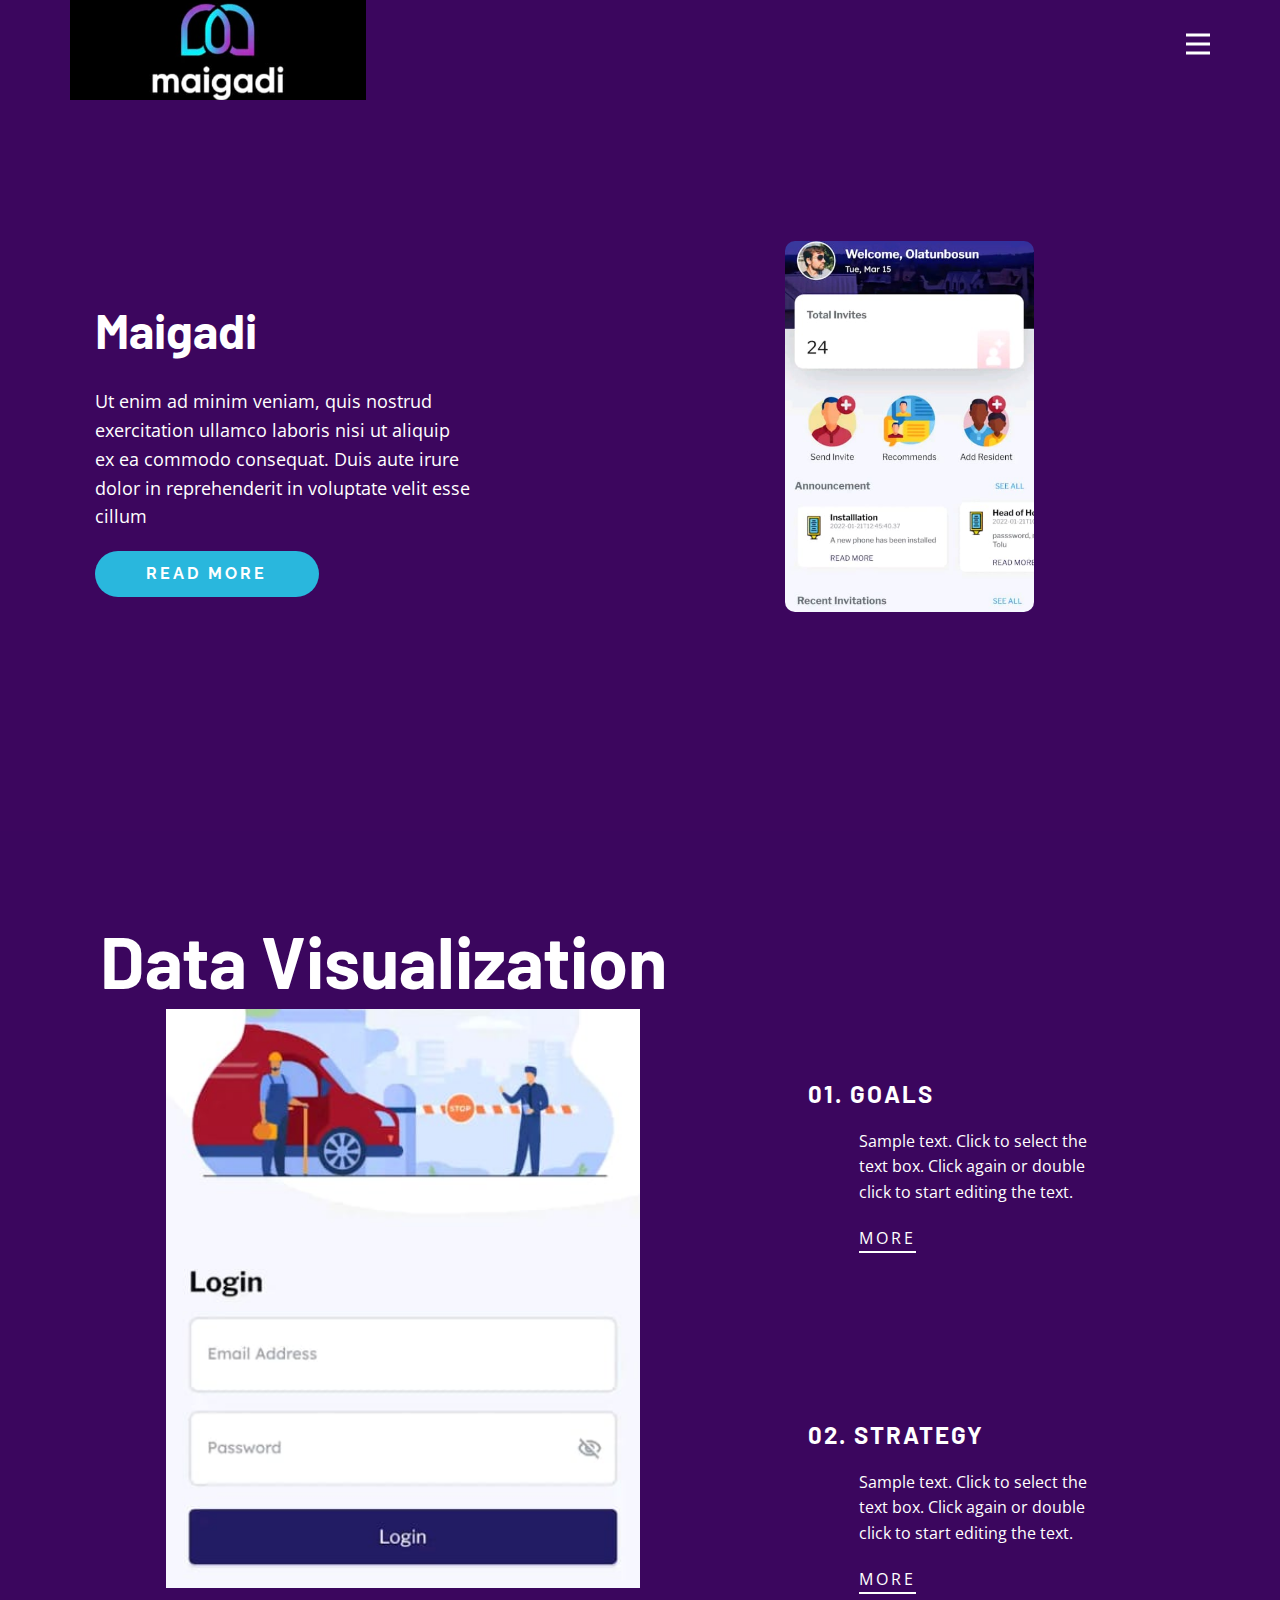
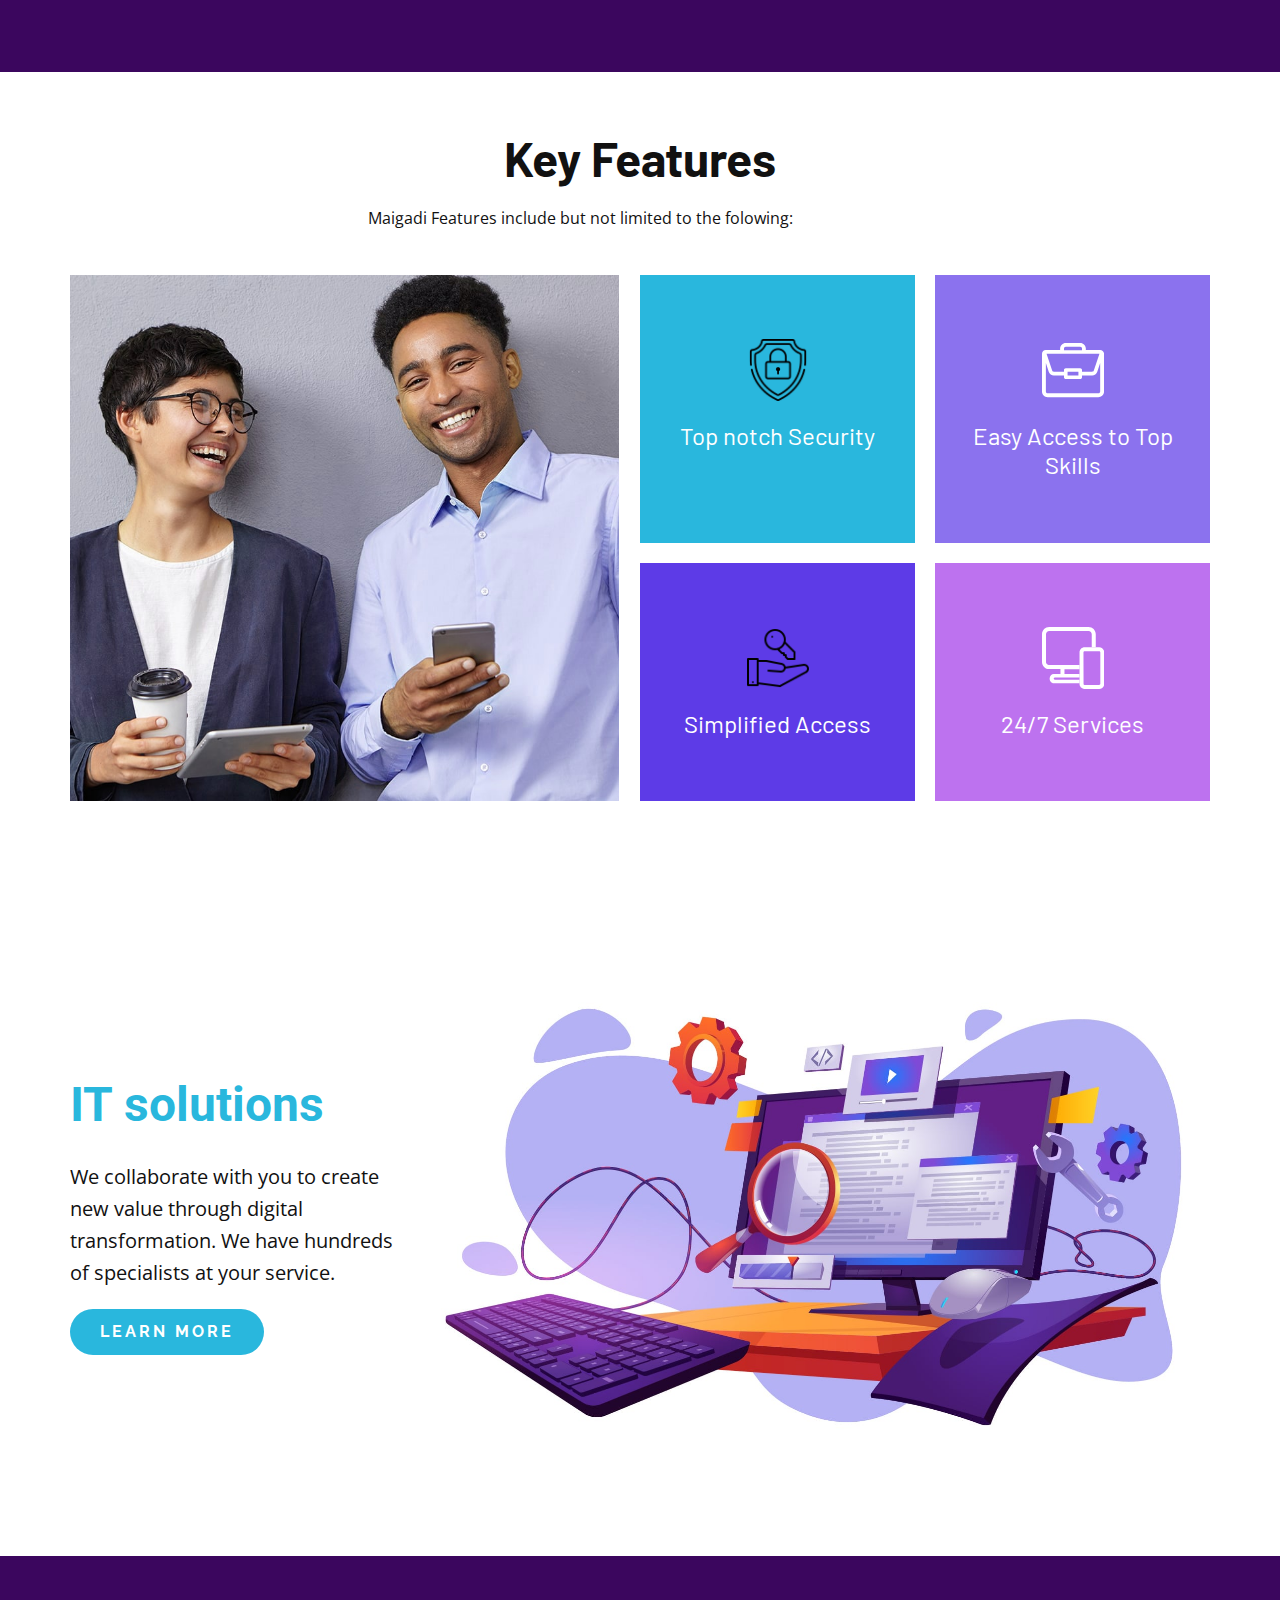
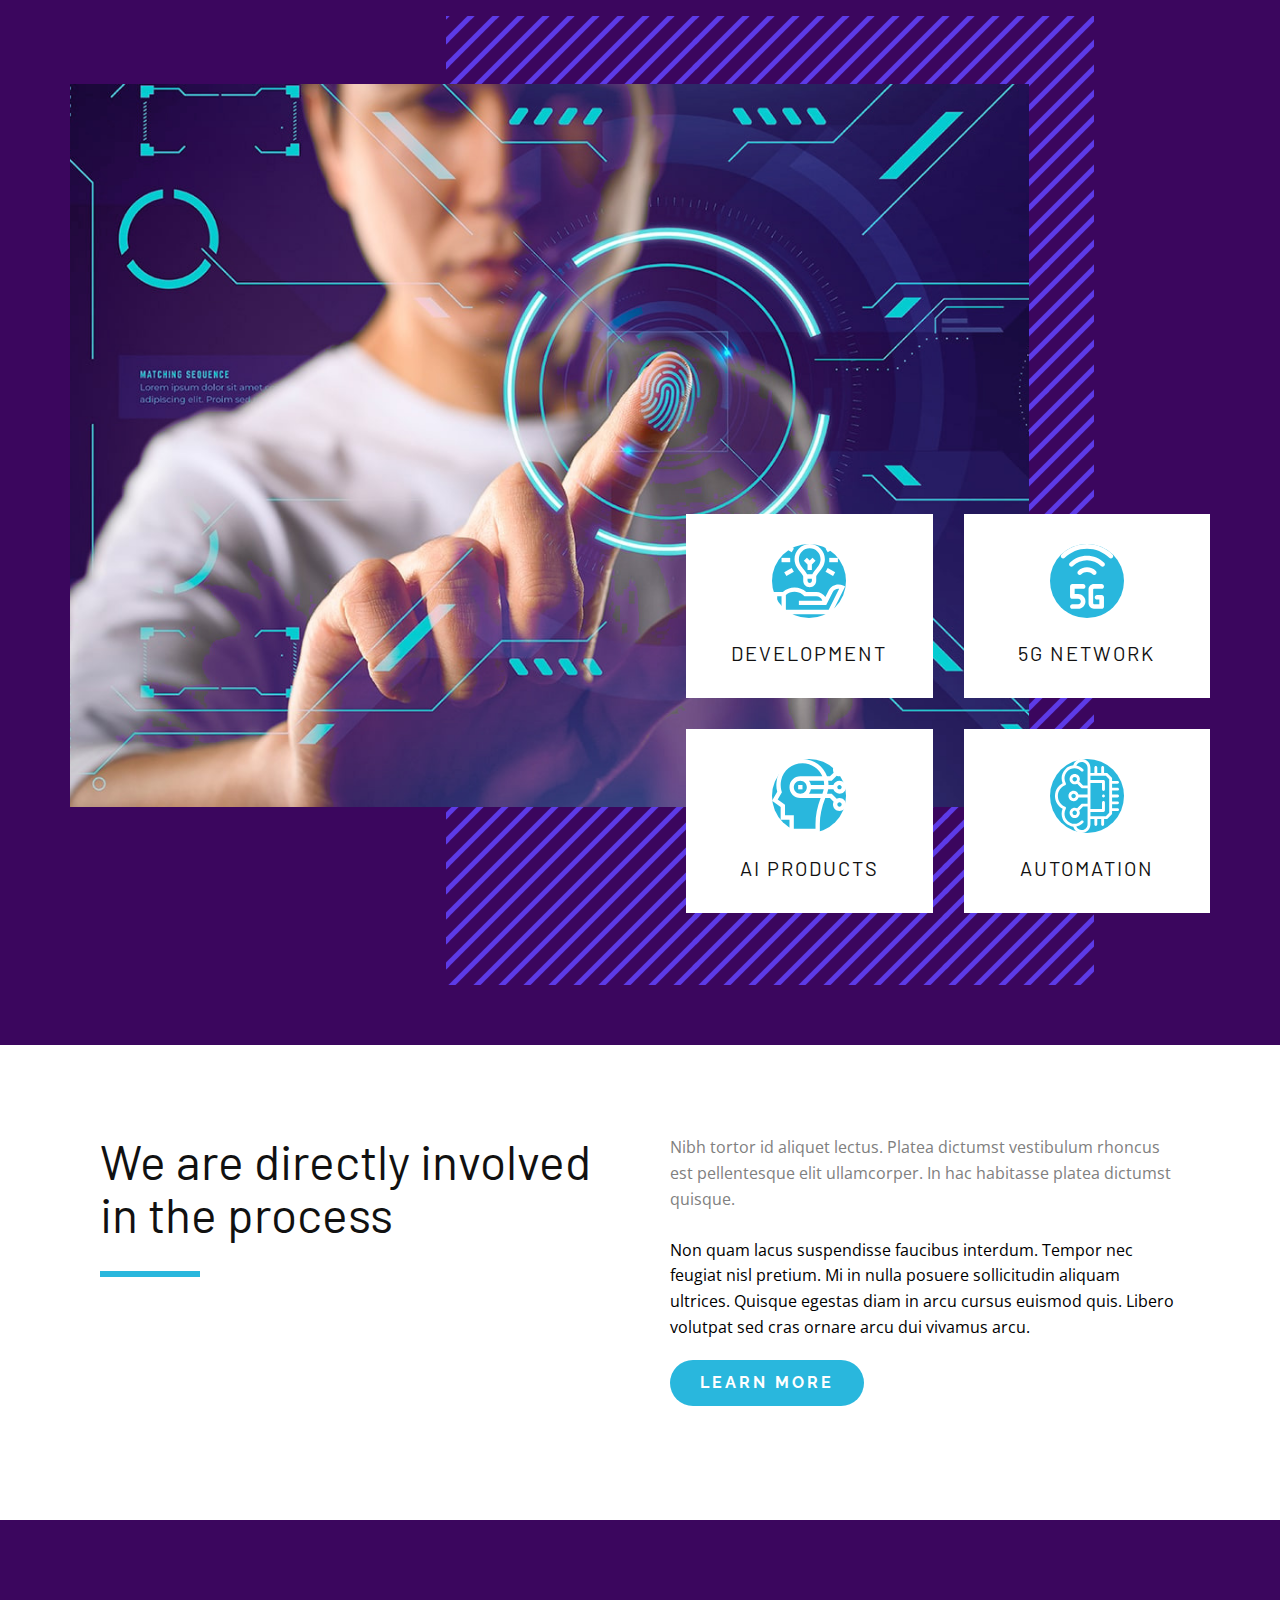
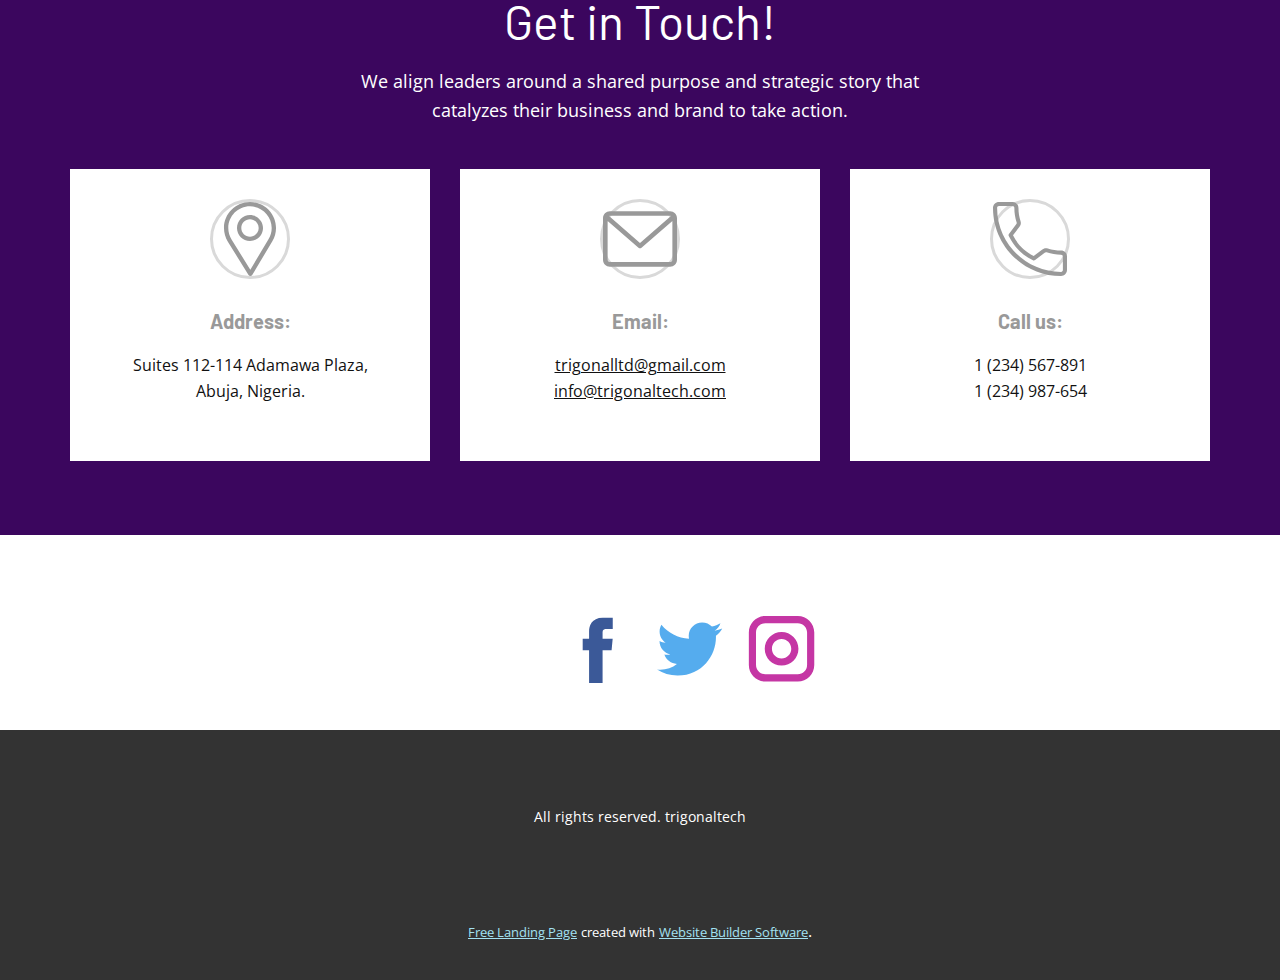
<file: Home.html>
<!DOCTYPE html>
<html style="font-size: 16px;">
  <head>
    <meta name="viewport" content="width=device-width, initial-scale=1.0">
    <meta charset="utf-8">
    <meta name="keywords" content="Web Software Developers, Key Features, Data Visualization, IT solutions, IT solutions, Web Analytics, We are directly involved in t​he process, Get in Touch!">
    <meta name="description" content="">
    <title>Home</title>
    <link rel="stylesheet" href="nicepage.css" media="screen">
<link rel="stylesheet" href="Home.css" media="screen">
    <script class="u-script" type="text/javascript" src="jquery.js" defer=""></script>
    <script class="u-script" type="text/javascript" src="nicepage.js" defer=""></script>
    <meta name="generator" content="Nicepage 4.12.14, nicepage.com">
    <link id="u-theme-google-font" rel="stylesheet" href="https://fonts.googleapis.com/css?family=Open+Sans:300,300i,400,400i,500,500i,600,600i,700,700i,800,800i|Barlow:100,100i,200,200i,300,300i,400,400i,500,500i,600,600i,700,700i,800,800i,900,900i">
    <link id="u-page-google-font" rel="stylesheet" href="https://fonts.googleapis.com/css?family=Raleway:100,100i,200,200i,300,300i,400,400i,500,500i,600,600i,700,700i,800,800i,900,900i|Roboto:100,100i,300,300i,400,400i,500,500i,700,700i,900,900i|Barlow:100,100i,200,200i,300,300i,400,400i,500,500i,600,600i,700,700i,800,800i,900,900i">
    
    
    
    
    
    
    
    
    
    <script type="application/ld+json">{
		"@context": "http://schema.org",
		"@type": "Organization",
		"name": "",
		"logo": "images/WhatsAppImage2022-06-10at10.37.55AM.jpeg"
}</script>
    <meta name="theme-color" content="#29b7dd">
    <meta property="og:title" content="Home">
    <meta property="og:type" content="website">
  </head>
  <body class="u-body u-xl-mode"><header class="u-clearfix u-header u-palette-2-base u-header" id="sec-2485"><div class="u-clearfix u-sheet u-sheet-1">
        <a href="https://nicepage.com" class="u-image u-logo u-image-1" data-image-width="450" data-image-height="1000">
          <img src="images/WhatsAppImage2022-06-10at10.37.55AM.jpeg" class="u-logo-image u-logo-image-1">
        </a>
        <nav class="u-menu u-menu-dropdown u-offcanvas u-menu-1" data-responsive-from="XL">
          <div class="menu-collapse" style="font-size: 1rem; letter-spacing: 0px; font-weight: 700; text-transform: uppercase;">
            <a class="u-button-style u-custom-active-border-color u-custom-border u-custom-border-color u-custom-borders u-custom-hover-border-color u-custom-left-right-menu-spacing u-custom-padding-bottom u-custom-text-color u-custom-text-hover-color u-custom-top-bottom-menu-spacing u-nav-link u-text-active-palette-1-base u-text-hover-palette-2-base u-text-white" href="#">
              <svg class="u-svg-link" viewBox="0 0 24 24"><use xmlns:xlink="http://www.w3.org/1999/xlink" xlink:href="#menu-hamburger"></use></svg>
              <svg class="u-svg-content" version="1.1" id="menu-hamburger" viewBox="0 0 16 16" x="0px" y="0px" xmlns:xlink="http://www.w3.org/1999/xlink" xmlns="http://www.w3.org/2000/svg"><g><rect y="1" width="16" height="2"></rect><rect y="7" width="16" height="2"></rect><rect y="13" width="16" height="2"></rect>
</g></svg>
            </a>
          </div>
          <div class="u-nav-container" wfd-invisible="true">
            <ul class="u-nav u-spacing-30 u-unstyled u-nav-1"><li class="u-nav-item"><a class="u-border-2 u-border-active-palette-1-base u-border-hover-palette-1-base u-border-no-left u-border-no-right u-border-no-top u-button-style u-nav-link u-text-active-palette-1-base u-text-grey-90 u-text-hover-grey-90" href="Home.html" style="padding: 10px 0px;">Home</a>
</li><li class="u-nav-item"><a class="u-border-2 u-border-active-palette-1-base u-border-hover-palette-1-base u-border-no-left u-border-no-right u-border-no-top u-button-style u-nav-link u-text-active-palette-1-base u-text-grey-90 u-text-hover-grey-90" href="About.html" style="padding: 10px 0px;">About</a>
</li><li class="u-nav-item"><a class="u-border-2 u-border-active-palette-1-base u-border-hover-palette-1-base u-border-no-left u-border-no-right u-border-no-top u-button-style u-nav-link u-text-active-palette-1-base u-text-grey-90 u-text-hover-grey-90" href="Contact.html" style="padding: 10px 0px;">Contact</a>
</li></ul>
          </div>
          <div class="u-nav-container-collapse">
            <div class="u-black u-container-style u-inner-container-layout u-opacity u-opacity-95 u-sidenav">
              <div class="u-inner-container-layout u-sidenav-overflow">
                <div class="u-menu-close"></div>
                <ul class="u-align-center u-nav u-popupmenu-items u-unstyled u-nav-2"><li class="u-nav-item"><a class="u-button-style u-nav-link" href="Home.html" style="padding: 10px 20px;">Home</a>
</li><li class="u-nav-item"><a class="u-button-style u-nav-link" href="About.html" style="padding: 10px 20px;">About</a>
</li><li class="u-nav-item"><a class="u-button-style u-nav-link" href="Contact.html" style="padding: 10px 20px;">Contact</a>
</li></ul>
              </div>
            </div>
            <div class="u-black u-menu-overlay u-opacity u-opacity-70" wfd-invisible="true"></div>
          </div>
        </nav>
      </div></header>
    <section class="u-align-left u-clearfix u-image u-section-1" id="carousel_3e8e" data-image-width="1980" data-image-height="1350">
      <div class="u-clearfix u-sheet u-sheet-1">
        <div class="u-clearfix u-layout-wrap u-layout-wrap-1">
          <div class="u-gutter-0 u-layout">
            <div class="u-layout-row">
              <div class="u-align-left u-container-style u-layout-cell u-left-cell u-shape-rectangle u-size-27 u-layout-cell-1">
                <div class="u-container-layout u-valign-middle u-container-layout-1">
                  <h1 class="u-custom-font u-text u-text-body-alt-color u-text-1">Maigadi</h1>
                  <p class="u-text u-text-body-alt-color u-text-2">Ut enim ad minim veniam, quis nostrud exercitation ullamco laboris nisi ut aliquip ex ea commodo consequat. Duis aute irure dolor in reprehenderit in voluptate velit esse cillum </p>
                  <a href="https://nicepage.com/website-mockup" class="u-active-palette-4-base u-btn u-btn-round u-button-style u-custom-font u-font-raleway u-hover-palette-4-base u-palette-1-base u-radius-50 u-text-body-alt-color u-btn-1">read more</a>
                </div>
              </div>
              <div class="u-align-left u-container-style u-layout-cell u-right-cell u-size-33 u-layout-cell-2">
                <div class="u-container-layout u-container-layout-2">
                  <img class="u-image u-image-round u-radius-10 u-image-1" src="images/WhatsAppImage2022-06-10at10.37.58AM2.jpeg" alt="" data-image-width="450" data-image-height="1000">
                </div>
              </div>
            </div>
          </div>
        </div>
      </div>
    </section>
    <section class="u-align-center-lg u-align-center-md u-align-center-sm u-align-center-xs u-clearfix u-palette-2-base u-section-2" id="carousel_3f86">
      <div class="u-clearfix u-sheet u-valign-middle-lg u-valign-middle-md u-valign-middle-sm u-valign-middle-xs u-sheet-1">
        <div class="u-clearfix u-layout-wrap u-layout-wrap-1">
          <div class="u-layout">
            <div class="u-layout-row">
              <div class="u-container-style u-layout-cell u-size-60 u-layout-cell-1">
                <div class="u-container-layout u-container-layout-1">
                  <h2 class="u-text u-text-1">Data Visualization</h2>
                  <img class="u-image u-image-1" src="images/WhatsAppImage2022-06-10at10.37.57AM.jpeg" data-image-width="450" data-image-height="1000">
                </div>
              </div>
            </div>
          </div>
        </div>
        <div class="u-list u-list-1">
          <div class="u-repeater u-repeater-1">
            <div class="u-container-style u-list-item u-repeater-item">
              <div class="u-container-layout u-similar-container u-valign-top u-container-layout-2">
                <h3 class="u-text u-text-2">01. goals</h3>
                <p class="u-text u-text-3">Sample text. Click to select the text box. Click again or double click to start editing the text.</p>
                <a href="https://nicepage.com/static-site-generator" class="u-active-none u-border-2 u-border-white u-btn u-button-style u-hover-none u-none u-text-active-palette-2-light-3 u-text-body-alt-color u-text-hover-palette-3-light-3 u-btn-1">more</a>
              </div>
            </div>
            <div class="u-container-style u-list-item u-repeater-item">
              <div class="u-container-layout u-similar-container u-valign-top u-container-layout-3">
                <h3 class="u-text u-text-4">02. strategy</h3>
                <p class="u-text u-text-5">Sample text. Click to select the text box. Click again or double click to start editing the text.</p>
                <a href="https://nicepage.com/website-design" class="u-active-none u-border-2 u-border-white u-btn u-button-style u-hover-none u-none u-text-active-palette-2-light-3 u-text-body-alt-color u-text-hover-palette-3-light-3 u-btn-2">more<span class="u-text-body-alt-color"></span>
                  <span class="u-text-body-alt-color"></span>
                </a>
              </div>
            </div>
          </div>
        </div>
      </div>
    </section>
    <section class="u-align-center u-clearfix u-white u-section-3" id="carousel_7a94">
      <div class="u-clearfix u-sheet u-valign-middle-md u-valign-middle-sm u-valign-middle-xs u-sheet-1">
        <h1 class="u-align-center u-text u-text-1">Key Features</h1>
        <p class="u-text u-text-2">Maigadi Features include but not limited to the folowing:</p>
        <img alt="" class="u-image u-image-default u-image-1" src="images/fffffff-min.jpg" data-image-width="1200" data-image-height="800">
        <div class="u-list u-list-1">
          <div class="u-repeater u-repeater-1">
            <div class="u-align-center u-container-style u-custom-item u-list-item u-palette-1-base u-repeater-item u-list-item-1">
              <div class="u-container-layout u-similar-container u-container-layout-1"><span class="u-file-icon u-icon u-icon-1"><img src="images/508281.png" alt=""></span>
                <h4 class="u-align-center u-text u-text-3">Top notch Security</h4>
              </div>
            </div>
            <div class="u-align-center u-container-style u-custom-item u-list-item u-palette-3-light-1 u-repeater-item u-list-item-2">
              <div class="u-container-layout u-similar-container u-container-layout-2"><span class="u-icon u-icon-2"><svg class="u-svg-link" preserveAspectRatio="xMidYMin slice" viewBox="0 0 128 128" style=""><use xmlns:xlink="http://www.w3.org/1999/xlink" xlink:href="#svg-dc8c"></use></svg><svg class="u-svg-content" viewBox="0 0 128 128" id="svg-dc8c"><path d="m78.9 15.9c2.1 0 3.7 1.7 3.7 3.7v3.7h-37.2v-3.7c0-2 1.7-3.7 3.7-3.7h29.8m39.7 14.8-11.6 34.5c-0.5 1.5-1.9 2.5-3.5 2.5h-20.9v-3.7c0-2-1.7-3.7-3.7-3.7h-29.8c-2.1 0-3.7 1.7-3.7 3.7v3.7h-20.9c-1.6 0-3-1-3.5-2.5l-11.6-34.5h109.2m1.5 19.1v58.6c0 2-1.7 3.7-3.7 3.7h-104.7c-2.1 0-3.7-1.7-3.7-3.7v-58.6l5.9 17.7c1.5 4.5 5.8 7.6 10.6 7.6h20.9v3.7c0 2 1.7 3.7 3.7 3.7h29.8c2.1 0 3.7-1.7 3.7-3.7v-3.7h20.9c4.8 0 9.1-3 10.6-7.6l6-17.7m-44.9 17.9v7.4h-22.4v-7.4h22.4m15.3-44.9v-3.2c0-6.4-5.2-11.6-11.6-11.6h-29.8c-6.4 0-11.7 5.2-11.7 11.6v3.2h-29.5c-4.4 0-7.9 3.5-7.9 7.9v77.7c0 6.4 5.2 11.6 11.7 11.6h104.7c6.4 0 11.7-5.2 11.7-11.6v-77.7c0-4.4-3.6-7.9-7.9-7.9h-29.7z"></path></svg>
            
            
          </span>
                <h4 class="u-align-center u-text u-text-4">Easy Access to Top Skills</h4>
              </div>
            </div>
            <div class="u-align-center u-container-style u-custom-item u-list-item u-palette-3-base u-repeater-item u-shape-rectangle">
              <div class="u-container-layout u-similar-container u-container-layout-3"><span class="u-file-icon u-icon u-icon-3"><img src="images/948762.png" alt=""></span>
                <h4 class="u-align-center u-text u-text-5">Simplified Access</h4>
              </div>
            </div>
            <div class="u-align-center u-container-style u-list-item u-palette-2-light-1 u-repeater-item u-shape-rectangle u-list-item-4">
              <div class="u-container-layout u-similar-container u-container-layout-4"><span class="u-icon u-icon-4"><svg class="u-svg-link" preserveAspectRatio="xMidYMin slice" viewBox="0 0 128 128" style=""><use xmlns:xlink="http://www.w3.org/1999/xlink" xlink:href="#svg-ca7c"></use></svg><svg class="u-svg-content" viewBox="0 0 128 128" id="svg-ca7c"><path d="m26.4 108.7c-1.2 0-2.2-1-2.2-2.2s1-2.2 4.7-2.2h48.7v-7.4h-31.2v-9.9h31.2v-8.4h-58.7c-7.7 0-10.6-3-10.6-6.6v-57.1c0-3.7 3-6.6 6.6-6.6h81.2c3.7 0 6.6 3 6.6 6.6v27h8.3v-27c0-8.2-6.7-14.9-14.9-14.9h-81.2c-8.2 0-14.9 6.7-14.9 14.9v57.1c0 8.2 6.7 14.9 14.9 14.9h23.2v10.1h-13.8c-4.3 0-8.5 3.7-8.5 9.5v0.2c0 4.6 3.7 9.3 8.3 9.3h53.5v-7.3h-51.2z"></path><path d="m118 41.9h-30c-5.8 0-10.5 4.7-10.5 10.6 0 0 0.1 66.3 0.1 66.4 0 4.3 5.1 9 10.4 9h30c5.6 0 10.2-4.4 10.5-10.1v-65.3c0-5.9-4.7-10.6-10.5-10.6zm2.4 75.5c-0.1 1.3-1.1 2.3-2.4 2.3h-30c-1 0-1.9-0.7-2.2-1.6l-0.2-65.6c0-1.3 1.1-2.4 2.4-2.4h30c1.3 0 2.4 1.1 2.4 2.4v64.9z"></path></svg>
            
            
          </span>
                <h4 class="u-align-center u-text u-text-6">24/7 Services</h4>
              </div>
            </div>
          </div>
        </div>
      </div>
    </section>
    <section class="u-align-center-xs u-clearfix u-section-4" src="" id="carousel_46bf">
      <div class="u-clearfix u-sheet u-valign-middle-xl u-sheet-1">
        <img class="u-expanded-width-md u-image u-image-contain u-image-1" src="images/Untitled-1-min.jpg">
        <div class="u-align-center-md u-align-center-sm u-align-center-xs u-border-no-bottom u-border-no-left u-border-no-right u-border-no-top u-container-style u-expanded-width-md u-expanded-width-sm u-expanded-width-xs u-group u-shape-rectangle u-group-1">
          <div class="u-container-layout u-valign-middle u-container-layout-1">
            <h1 class="u-text u-text-palette-1-base u-text-1">IT solutions</h1>
            <p class="u-large-text u-text u-text-variant u-text-2">We collaborate with you to create new value through digital transformation. We have hundreds of specialists at your service. </p>
            <a href="https://nicepage.one" class="u-active-palette-4-base u-border-0 u-btn u-btn-round u-button-style u-custom-font u-font-raleway u-hover-palette-4-base u-palette-1-base u-radius-50 u-text-body-alt-color u-btn-1">learn more</a>
          </div>
        </div>
      </div>
    </section>
    <section class="u-align-right u-clearfix u-palette-2-base u-section-5" id="carousel_d534">
      <div class="u-clearfix u-sheet u-valign-middle-sm u-valign-middle-xs u-sheet-1">
        <div class="u-container-style u-group u-image u-image-tiles u-image-1" data-image-width="500" data-image-height="375">
          <div class="u-container-layout u-container-layout-1"></div>
        </div>
        <img src="images/fff.jpg" alt="" class="u-image u-image-default u-image-2" data-image-width="1202" data-image-height="800">
        <div class="u-list u-list-1">
          <div class="u-repeater u-repeater-1">
            <div class="u-container-style u-list-item u-repeater-item u-video-cover u-white u-list-item-1">
              <div class="u-container-layout u-similar-container u-valign-top u-container-layout-2"><span class="u-icon u-icon-circle u-palette-1-base u-spacing-15 u-icon-1"><svg class="u-svg-link" preserveAspectRatio="xMidYMin slice" viewBox="0 0 512 512" style=""><use xmlns:xlink="http://www.w3.org/1999/xlink" xlink:href="#svg-dcec"></use></svg><svg class="u-svg-content" viewBox="0 0 512 512" id="svg-dcec"><g><path d="m506.061 294.479-13.406-6.712c-37.055-18.553-82.084-3.54-100.615 33.574l-22.788 45.528c-13.319-20.937-36.712-34.869-63.313-34.869h-69.019c-22.263-20.08-50.779-31.066-80.981-31.066s-58.713 10.987-80.975 31.066h-69.025v180h90v-26.555h314.638zm-440.122 187.521h-30v-120h30zm30-26.555v-101.925c16.611-14.595 37.686-22.586 60-22.586 43.655 0 66.559 29.51 68.787 31.066h81.213c19.555 0 36.228 12.541 42.42 30h-162.42v30h189.267l43.668-87.245c8.862-17.751 27.659-26.867 45.804-24.593l-72.642 145.283z"></path><path d="m215.939 225v30c0 24.813 20.187 45 45 45s45-20.187 45-45v-30c0-7.02 9.611-18.622 18.906-29.842 17.343-20.934 41.094-49.605 41.094-90.158 0-57.897-47.103-105-105-105s-105 47.103-105 105c0 40.553 23.751 69.224 41.094 90.158 9.295 11.22 18.906 22.822 18.906 29.842zm45 45c-8.271 0-15-6.729-15-15v-15h30v15c0 8.271-6.728 15-15 15zm0-240c41.355 0 75 33.645 75 75 0 29.741-18.167 51.671-34.196 71.02-9.4 11.347-18.425 22.249-22.892 33.98h-35.823c-4.468-11.732-13.493-22.634-22.892-33.98-16.029-19.349-34.196-41.278-34.196-71.02-.001-41.355 33.644-75 74.999-75z"></path><path d="m245.939 180h30v-38.787l25.607-25.606-21.213-21.214-19.394 19.394-19.393-19.394-21.213 21.214 25.606 25.606z"></path><path d="m65.939 96h60v30h-60z"></path><path d="m395.939 96h60v30h-60z"></path><path d="m88.045 178.5h60v30h-60z" transform="matrix(.866 -.5 .5 .866 -80.935 84.947)"></path><path d="m373.695 13.225h60.277v30h-60.277z" transform="matrix(.862 -.507 .507 .862 41.406 208.569)"></path><path d="m103.045-1.914h30v60.277h-30z" transform="matrix(.507 -.862 .862 .507 33.886 115.681)"></path><path d="m388.833 163.5h30v60h-30z" transform="matrix(.5 -.866 .866 .5 34.341 446.481)"></path>
</g></svg></span>
                <h4 class="u-align-center u-text u-text-1">Development</h4>
              </div>
            </div>
            <div class="u-align-center u-container-style u-list-item u-repeater-item u-video-cover u-white u-list-item-2">
              <div class="u-container-layout u-similar-container u-valign-top u-container-layout-3"><span class="u-icon u-icon-circle u-palette-1-base u-spacing-15 u-icon-2"><svg class="u-svg-link" preserveAspectRatio="xMidYMin slice" viewBox="0 0 24 24" style=""><use xmlns:xlink="http://www.w3.org/1999/xlink" xlink:href="#svg-6e2e"></use></svg><svg class="u-svg-content" viewBox="0 0 24 24" id="svg-6e2e"><path d="m19.75 4.687c-.191 0-.382-.072-.528-.218-1.93-1.914-4.495-2.969-7.222-2.969s-5.292 1.055-7.222 2.969c-.294.292-.768.29-1.061-.004-.292-.294-.29-.77.004-1.061 2.214-2.195 5.154-3.404 8.279-3.404s6.065 1.209 8.278 3.404c.294.291.296.767.004 1.061-.146.147-.339.222-.532.222z"></path><path d="m17.052 7.362c-.191 0-.382-.072-.528-.218-1.211-1.201-2.817-1.862-4.524-1.862s-3.313.661-4.524 1.863c-.294.292-.769.29-1.061-.004-.291-.294-.29-.769.004-1.061 1.494-1.481 3.476-2.298 5.581-2.298s4.087.816 5.581 2.298c.294.292.296.767.004 1.061-.147.147-.34.221-.533.221z"></path><path d="m14.354 10.038c-.193 0-.386-.074-.533-.222-.963-.971-2.681-.971-3.644 0-.291.294-.765.296-1.06.004-.294-.291-.296-.766-.004-1.06.765-.772 1.791-1.197 2.887-1.197s2.122.425 2.887 1.196c.292.294.29.77-.004 1.061-.147.146-.338.218-.529.218z"></path><path d="m9.125 21h-1.875c-.414 0-.75-.336-.75-.75s.336-.75.75-.75h1.875c.482 0 .875-.393.875-.875s-.393-.875-.875-.875h-1.875c-.414 0-.75-.336-.75-.75v-3.25c0-.414.336-.75.75-.75h3.5c.414 0 .75.336.75.75s-.336.75-.75.75h-2.75v1.75h1.125c1.31 0 2.375 1.065 2.375 2.375s-1.065 2.375-2.375 2.375z"></path><path d="m16.75 21h-2.5c-.965 0-1.75-.785-1.75-1.75v-4.5c0-.965.785-1.75 1.75-1.75h2.5c.414 0 .75.336.75.75s-.336.75-.75.75h-2.5c-.138 0-.25.112-.25.25v4.5c0 .138.112.25.25.25h1.75v-1.5h-.75c-.414 0-.75-.336-.75-.75s.336-.75.75-.75h1.5c.414 0 .75.336.75.75v3c0 .414-.336.75-.75.75z"></path></svg></span>
                <h4 class="u-text u-text-2">5G Network</h4>
              </div>
            </div>
            <div class="u-align-center u-container-style u-list-item u-repeater-item u-video-cover u-white u-list-item-3">
              <div class="u-container-layout u-similar-container u-valign-top u-container-layout-4"><span class="u-icon u-icon-circle u-palette-1-base u-spacing-15 u-icon-3"><svg class="u-svg-link" preserveAspectRatio="xMidYMin slice" viewBox="0 0 512.012 512.012" style=""><use xmlns:xlink="http://www.w3.org/1999/xlink" xlink:href="#svg-ab33"></use></svg><svg class="u-svg-content" viewBox="0 0 512.012 512.012" id="svg-ab33"><g><path d="m59.998 332.666v87.346h61v92h210v-62.218c0-56.303 12.309-115.303 37.563-179.782h32.224l25.611 25.611c-2.817 5.875-4.398 12.451-4.398 19.39 0 24.813 20.187 45 45 45s45-20.187 45-45-20.187-45-45-45c-6.938 0-13.514 1.581-19.389 4.398l-34.398-34.398h-32.572c3.497-9.779 6.115-19.796 7.843-30.01h36.096c6.192 17.469 22.865 30.01 42.42 30.01 24.813 0 45-20.187 45-45s-20.187-45-45-45c-19.555 0-36.228 12.541-42.42 30h-33.58c0-10.152-.845-20.177-2.485-30h24.698l34.398-34.397c5.875 2.817 12.45 4.398 19.389 4.398 24.813 0 45-20.187 45-45s-20.187-45-45-45-45 20.187-45 45c0 6.939 1.581 13.514 4.398 19.389l-25.611 25.61h-19.994c-24.022-68.126-88.986-119.066-167.616-120-88.723-1.043-163.221 61.684-179.498 143.168-5.685 28.455-4.837 56.601 2.51 83.77l-36.173 62.25zm407-32.654c8.271 0 15 6.729 15 15s-6.729 15-15 15-15-6.729-15-15 6.728-15 15-15zm0-120c8.271 0 15 6.729 15 15s-6.729 15-15 15-15-6.729-15-15 6.728-15 15-15zm0-120c8.271 0 15 6.729 15 15s-6.729 15-15 15-15-6.729-15-15 6.728-15 15-15zm-117.798 178.089c-.272.639-.533 1.273-.802 1.911h-92.44c6.565-8.725 11.274-18.921 13.531-30.01h88.481c-1.971 9.61-4.896 18.996-8.77 28.099zm-108.202-43.089c0 24.813-20.187 45-45 45s-45-20.187-45-45 20.187-45 45-45 45 20.187 45 45zm120-15h-91.509c-2.258-11.079-6.967-21.275-13.532-30h101.998c1.993 9.704 3.043 19.738 3.043 30zm-297.903-30.954c13.953-69.845 76.913-119.906 149.725-119.047 60.427.717 112.514 37.715 135.55 90.001h-152.372c-41.355 0-75 33.645-75 75s33.645 75 75 74.99h140.455c-23.819 63.823-35.455 122.919-35.455 179.792v32.218h-150v-92h-61v-72.655l-50.417-36.534 29.076-50.038c-.795-4.156-14.724-35.852-5.562-81.727z"></path><path d="m180.998 180.012h30v30h-30z"></path>
</g></svg></span>
                <h4 class="u-text u-text-3">AI Products</h4>
              </div>
            </div>
            <div class="u-align-center u-container-style u-list-item u-repeater-item u-video-cover u-white u-list-item-4">
              <div class="u-container-layout u-similar-container u-valign-top u-container-layout-5"><span class="u-icon u-icon-circle u-palette-1-base u-spacing-15 u-icon-4"><svg class="u-svg-link" preserveAspectRatio="xMidYMin slice" viewBox="0 0 512 512" style=""><use xmlns:xlink="http://www.w3.org/1999/xlink" xlink:href="#svg-a466"></use></svg><svg class="u-svg-content" viewBox="0 0 512 512" id="svg-a466"><g><path d="m467.5 218.79c5.523 0 10-4.477 10-10s-4.477-10-10-10h-37.882v-27.225h37.882c5.523 0 10-4.477 10-10s-4.477-10-10-10h-37.882v-16.361c0-2.651-1.052-5.193-2.926-7.068l-28.917-28.941c-1.875-1.877-4.42-2.932-7.074-2.932h-16.365v-37.848c0-5.523-4.477-10-10-10s-10 4.477-10 10v37.848h-27.23v-37.848c0-5.523-4.477-10-10-10s-10 4.477-10 10v37.848h-27.202v-35.836c0-33.32-27.11-60.427-60.434-60.427-27.264 0-50.959 18.428-58.186 44.029-20.782 2.112-40.037 11.3-54.896 26.343-16.78 16.99-26.021 39.501-26.021 63.386 0 11.853 2.34 23.593 6.827 34.476-14.037 7.459-26.081 18.186-35.211 31.443-11.437 16.608-17.483 36.079-17.483 56.309 0 37.241 20.362 70.644 52.689 87.78-4.482 10.863-6.82 22.593-6.82 34.448 0 23.885 9.241 46.396 26.021 63.386 14.858 15.043 34.113 24.231 54.895 26.343 7.226 25.618 30.923 44.057 58.187 44.057 33.323 0 60.434-27.107 60.434-60.427v-35.864h27.202v37.876c0 5.523 4.477 10 10 10s10-4.477 10-10v-37.876h27.23v37.876c0 5.523 4.477 10 10 10s10-4.477 10-10v-37.876h16.365c2.652 0 5.195-1.053 7.071-2.929l28.917-28.913c1.875-1.875 2.929-4.419 2.929-7.071v-16.39h37.88c5.523 0 10-4.477 10-10s-4.477-10-10-10h-37.882v-27.196h37.882c5.523 0 10-4.477 10-10s-4.477-10-10-10h-37.882v-27.224h37.882c5.523 0 10-4.477 10-10s-4.477-10-10-10h-37.882v-27.196zm-248.028 273.21c-16.589 0-31.194-10.201-37.343-24.932 7.294-1.306 14.406-3.525 21.245-6.663 9.939-4.563 18.828-10.808 26.419-18.562 3.863-3.947 3.796-10.278-.15-14.142-3.947-3.863-10.277-3.796-14.142.15-5.875 6-12.762 10.837-20.469 14.375-8.144 3.736-16.776 5.807-25.659 6.167-38.072-.628-69.004-32.056-69.004-70.182 0-12.047 3.095-23.917 8.95-34.329 1.412-2.509 1.673-5.505.717-8.22-.955-2.716-3.035-4.888-5.706-5.961-30.27-12.157-49.83-41.093-49.83-73.715 0-32.631 19.557-61.555 49.824-73.686 5.946-3.215 7.613-7.941 5.001-14.175-5.859-10.442-8.956-22.326-8.956-34.366 0-38.126 30.932-69.554 69.004-70.182 8.827.359 17.466 2.432 25.657 6.166 7.721 3.544 14.603 8.385 20.456 14.389 1.96 2.01 4.56 3.02 7.162 3.02 2.516 0 5.035-.944 6.979-2.839 3.955-3.855 4.035-10.187.18-14.141-7.576-7.771-16.47-14.031-26.458-18.616-6.86-3.127-13.962-5.341-21.221-6.646 6.149-14.719 20.754-24.91 37.344-24.91 22.295 0 40.434 18.136 40.434 40.427v122.603h-31.132l-26.531-26.528c2.824-5.155 4.33-10.963 4.33-17.004 0-9.476-3.69-18.385-10.393-25.086-13.832-13.83-36.34-13.831-50.173 0-6.701 6.701-10.392 15.61-10.392 25.085s3.69 18.384 10.392 25.085c6.916 6.915 16.001 10.373 25.086 10.373 5.86 0 11.716-1.448 16.995-4.325l29.472 29.469c2.133 1.909 4.49 2.886 7.071 2.929h35.274v42.956h-62.667c-4.332-14.694-17.948-25.455-34.039-25.455-19.552 0-35.458 15.905-35.458 35.455 0 19.565 15.906 35.483 35.458 35.483 16.094 0 29.712-10.773 34.041-25.483h62.665v42.956h-35.274c-.268 0-.498.014-.71.034-2.318.164-4.591 1.124-6.364 2.897l-29.473 29.493c-13.46-7.335-30.702-5.324-42.078 6.05-6.708 6.708-10.398 15.624-10.392 25.107.006 9.469 3.701 18.364 10.392 25.036 6.918 6.917 16.004 10.374 25.09 10.374 9.082 0 18.164-3.456 25.073-10.364 6.701-6.682 10.396-15.576 10.402-25.045.004-6.05-1.503-11.866-4.332-17.028l26.535-26.553h31.129v122.631c.002 22.292-18.136 40.428-40.431 40.428zm-32.899-352.501c0 4.133-1.61 8.019-4.533 10.942-6.036 6.035-15.855 6.035-21.891 0-2.923-2.923-4.533-6.809-4.533-10.942s1.61-8.02 4.533-10.942c6.036-6.034 15.856-6.034 21.891 0 2.923 2.922 4.533 6.808 4.533 10.942zm-7.888 116.487c0 8.537-6.947 15.483-15.486 15.483-8.523 0-15.458-6.946-15.458-15.483 0-8.521 6.935-15.455 15.458-15.455 8.539 0 15.486 6.933 15.486 15.455zm7.888 116.523c-.003 4.121-1.609 7.991-4.533 10.906-6.036 6.034-15.856 6.035-21.901-.01-2.914-2.905-4.521-6.775-4.523-10.896-.003-4.135 1.607-8.024 4.533-10.95 6.035-6.033 15.855-6.034 21.889-.001.001.001.002.002.003.004 0 0 .001.001.001.001 2.925 2.926 4.534 6.813 4.531 10.946zm223.045.144-23.058 23.056h-106.655v-29.634h90.073c5.523 0 10-4.477 10-10v-55.218c0-5.523-4.477-10-10-10s-10 4.477-10 10v45.218h-80.073v-180.15h80.073v45.104c0 5.523 4.477 10 10 10s10-4.477 10-10v-55.104c0-5.523-4.477-10-10-10h-90.073v-29.662h106.652l23.061 23.081z"></path><path d="m369.979 245.958c-5.523 0-10 4.477-10 10v.028c0 5.523 4.477 9.986 10 9.986s10-4.491 10-10.014-4.478-10-10-10z"></path>
</g></svg></span>
                <h4 class="u-text u-text-4">Automation</h4>
              </div>
            </div>
          </div>
        </div>
      </div>
    </section>
    <section class="u-clearfix u-white u-section-6" id="sec-d1be">
      <div class="u-clearfix u-sheet u-sheet-1">
        <div class="u-clearfix u-expanded-width u-layout-wrap u-layout-wrap-1">
          <div class="u-layout">
            <div class="u-layout-row">
              <div class="u-container-style u-layout-cell u-left-cell u-size-30 u-layout-cell-1">
                <div class="u-container-layout u-valign-top u-container-layout-1">
                  <h1 class="u-text u-text-body-color u-text-1">We are directly involved in t​he process</h1>
                  <div class="u-border-6 u-border-palette-1-base u-line u-line-horizontal u-line-1"></div>
                </div>
              </div>
              <div class="u-container-style u-layout-cell u-right-cell u-size-30 u-layout-cell-2">
                <div class="u-container-layout u-valign-top u-container-layout-2">
                  <p class="u-text u-text-black u-text-2">
                    <span class="u-text-grey-50">Nibh tortor id aliquet lectus. Platea dictumst vestibulum rhoncus est pellentesque elit ullamcorper. In hac habitasse platea dictumst quisque.&nbsp;</span>
                    <br>
                    <br>Non quam lacus suspendisse faucibus interdum. Tempor nec feugiat nisl pretium. Mi in nulla posuere sollicitudin aliquam ultrices. Quisque egestas diam in arcu cursus euismod quis. Libero volutpat sed cras ornare arcu dui vivamus arcu.&nbsp;
                  </p>
                  <a href="https://nicepage.com/c/slider-html-templates" class="u-active-palette-4-base u-align-left u-border-0 u-btn u-btn-round u-button-style u-custom-font u-font-raleway u-hover-palette-4-base u-palette-1-base u-radius-50 u-text-body-alt-color u-btn-1">learn more</a>
                </div>
              </div>
            </div>
          </div>
        </div>
      </div>
    </section>
    <section class="u-align-center u-clearfix u-palette-2-base u-section-7" id="carousel_7a8d">
      <div class="u-clearfix u-sheet u-valign-middle u-sheet-1">
        <h1 class="u-text u-text-1">Get in Touch!<br>
        </h1>
        <p class="u-text u-text-2">We align leaders around a shared purpose and strategic story that catalyzes their business and brand to take action.</p>
        <div class="u-clearfix u-gutter-30 u-layout-wrap u-layout-wrap-1">
          <div class="u-gutter-0 u-layout">
            <div class="u-layout-col">
              <div class="u-size-60">
                <div class="u-layout-row">
                  <div class="u-align-center u-container-style u-layout-cell u-left-cell u-size-20 u-white u-layout-cell-1">
                    <div class="u-container-layout u-valign-top u-container-layout-1"><span class="u-border-3 u-border-grey-15 u-icon u-icon-circle u-spacing-20 u-text-grey-40 u-icon-1"><svg class="u-svg-link" preserveAspectRatio="xMidYMin slice" viewBox="0 0 512 512" style=""><use xmlns:xlink="http://www.w3.org/1999/xlink" xlink:href="#svg-ae73"></use></svg><svg class="u-svg-content" viewBox="0 0 512 512" x="0px" y="0px" id="svg-ae73" style="enable-background:new 0 0 512 512;"><g><g><path d="M256,0C156.748,0,76,80.748,76,180c0,33.534,9.289,66.26,26.869,94.652l142.885,230.257    c2.737,4.411,7.559,7.091,12.745,7.091c0.04,0,0.079,0,0.119,0c5.231-0.041,10.063-2.804,12.75-7.292L410.611,272.22    C427.221,244.428,436,212.539,436,180C436,80.748,355.252,0,256,0z M384.866,256.818L258.272,468.186l-129.905-209.34    C113.734,235.214,105.8,207.95,105.8,180c0-82.71,67.49-150.2,150.2-150.2S406.1,97.29,406.1,180    C406.1,207.121,398.689,233.688,384.866,256.818z"></path>
</g>
</g><g><g><path d="M256,90c-49.626,0-90,40.374-90,90c0,49.309,39.717,90,90,90c50.903,0,90-41.233,90-90C346,130.374,305.626,90,256,90z     M256,240.2c-33.257,0-60.2-27.033-60.2-60.2c0-33.084,27.116-60.2,60.2-60.2s60.1,27.116,60.1,60.2    C316.1,212.683,289.784,240.2,256,240.2z"></path>
</g>
</g></svg></span>
                      <h5 class="u-text u-text-grey-40 u-text-3">Address:</h5>
                      <p class="u-text u-text-4">Suites 112-114 Adamawa Plaza, <br>Abuja, Nigeria.
                      </p>
                    </div>
                  </div>
                  <div class="u-container-style u-layout-cell u-size-20 u-white u-layout-cell-2">
                    <div class="u-container-layout u-valign-top u-container-layout-2"><span class="u-border-3 u-border-grey-15 u-icon u-icon-circle u-spacing-20 u-text-grey-40 u-icon-2"><svg class="u-svg-link" preserveAspectRatio="xMidYMin slice" viewBox="0 0 479.058 479.058" style=""><use xmlns:xlink="http://www.w3.org/1999/xlink" xlink:href="#svg-a081"></use></svg><svg class="u-svg-content" viewBox="0 0 479.058 479.058" id="svg-a081"><path d="m434.146 59.882h-389.234c-24.766 0-44.912 20.146-44.912 44.912v269.47c0 24.766 20.146 44.912 44.912 44.912h389.234c24.766 0 44.912-20.146 44.912-44.912v-269.47c0-24.766-20.146-44.912-44.912-44.912zm0 29.941c2.034 0 3.969.422 5.738 1.159l-200.355 173.649-200.356-173.649c1.769-.736 3.704-1.159 5.738-1.159zm0 299.411h-389.234c-8.26 0-14.971-6.71-14.971-14.971v-251.648l199.778 173.141c2.822 2.441 6.316 3.655 9.81 3.655s6.988-1.213 9.81-3.655l199.778-173.141v251.649c-.001 8.26-6.711 14.97-14.971 14.97z"></path></svg></span>
                      <h5 class="u-align-center u-text u-text-grey-40 u-text-5">Email:</h5>
                      <a href="https://nicepage.com/c/pets-animals-html-templates" class="u-border-active-none u-border-hover-none u-btn u-btn-rectangle u-button-style u-none u-text-body-color u-text-hover-palette-2-base u-btn-1">trigonalltd@gmail.com</a>
                      <a href="https://nicepage.com/c/nature-html-templates" class="u-border-active-none u-border-hover-none u-btn u-btn-rectangle u-button-style u-none u-text-body-color u-text-hover-palette-2-base u-btn-2">info@trigonaltech.com</a>
                    </div>
                  </div>
                  <div class="u-align-center u-container-style u-layout-cell u-right-cell u-size-20 u-white u-layout-cell-3">
                    <div class="u-container-layout u-valign-top u-container-layout-3"><span class="u-border-3 u-border-grey-15 u-icon u-icon-circle u-spacing-20 u-text-grey-40 u-icon-3"><svg class="u-svg-link" preserveAspectRatio="xMidYMin slice" viewBox="0 0 384 384" style=""><use xmlns:xlink="http://www.w3.org/1999/xlink" xlink:href="#svg-b2be"></use></svg><svg class="u-svg-content" viewBox="0 0 384 384" x="0px" y="0px" id="svg-b2be" style="enable-background:new 0 0 384 384;"><g><g><path d="M353.188,252.052c-23.51,0-46.594-3.677-68.469-10.906c-10.906-3.719-23.323-0.833-30.438,6.417l-43.177,32.594    c-50.073-26.729-80.917-57.563-107.281-107.26l31.635-42.052c8.219-8.208,11.167-20.198,7.635-31.448    c-7.26-21.99-10.948-45.063-10.948-68.583C132.146,13.823,118.323,0,101.333,0H30.812C13.823,0,0,13.823,0,30.812    C0,225.563,158.438,384,353.188,384c16.99,0,30.813-13.823,30.813-30.813v-70.323C384,265.875,370.177,252.052,353.188,252.052z     M362.667,353.188c0,5.229-4.25,9.479-9.479,9.479c-182.99,0-331.854-148.865-331.854-331.854c0-5.229,4.25-9.479,9.479-9.479    h70.521c5.229,0,9.479,4.25,9.479,9.479c0,25.802,4.052,51.125,11.979,75.115c1.104,3.542,0.208,7.208-3.375,10.938L82.75,165.427    c-2.458,3.26-2.844,7.625-1,11.26c29.927,58.823,66.292,95.188,125.531,125.542c3.604,1.885,8.021,1.49,11.292-0.979    l49.677-37.635c2.51-2.51,6.271-3.406,9.667-2.25c24.156,7.979,49.479,12.021,75.271,12.021c5.229,0,9.479,4.25,9.479,9.479    V353.188z"></path>
</g>
</g></svg></span>
                      <h5 class="u-text u-text-grey-40 u-text-6">Call us:</h5>
                      <p class="u-text u-text-7">1 (234) 567-891 <br>1 (234) 987-654
                      </p>
                    </div>
                  </div>
                </div>
              </div>
            </div>
          </div>
        </div>
      </div>
    </section>
    <section class="u-clearfix u-section-8" id="sec-e3bf">
      <div class="u-clearfix u-sheet u-sheet-1">
        <div class="u-social-icons u-spacing-10 u-social-icons-1">
          <a class="u-social-url" title="facebook" target="_blank" href="https://facebook.com/name"><span class="u-icon u-social-facebook u-social-icon u-icon-1"><svg class="u-svg-link" preserveAspectRatio="xMidYMin slice" viewBox="0 0 112 112" style=""><use xmlns:xlink="http://www.w3.org/1999/xlink" xlink:href="#svg-db7d"></use></svg><svg class="u-svg-content" viewBox="0 0 112 112" x="0" y="0" id="svg-db7d"><path fill="currentColor" d="M75.5,28.8H65.4c-1.5,0-4,0.9-4,4.3v9.4h13.9l-1.5,15.8H61.4v45.1H42.8V58.3h-8.8V42.4h8.8V32.2
c0-7.4,3.4-18.8,18.8-18.8h13.8v15.4H75.5z"></path></svg></span>
          </a>
          <a class="u-social-url" title="twitter" target="_blank" href="https://twitter.com/name"><span class="u-icon u-social-icon u-social-twitter u-icon-2"><svg class="u-svg-link" preserveAspectRatio="xMidYMin slice" viewBox="0 0 112 112" style=""><use xmlns:xlink="http://www.w3.org/1999/xlink" xlink:href="#svg-0936"></use></svg><svg class="u-svg-content" viewBox="0 0 112 112" x="0" y="0" id="svg-0936"><path fill="currentColor" d="M92.2,38.2c0,0.8,0,1.6,0,2.3c0,24.3-18.6,52.4-52.6,52.4c-10.6,0.1-20.2-2.9-28.5-8.2
	c1.4,0.2,2.9,0.2,4.4,0.2c8.7,0,16.7-2.9,23-7.9c-8.1-0.2-14.9-5.5-17.3-12.8c1.1,0.2,2.4,0.2,3.4,0.2c1.6,0,3.3-0.2,4.8-0.7
	c-8.4-1.6-14.9-9.2-14.9-18c0-0.2,0-0.2,0-0.2c2.5,1.4,5.4,2.2,8.4,2.3c-5-3.3-8.3-8.9-8.3-15.4c0-3.4,1-6.5,2.5-9.2
	c9.1,11.1,22.7,18.5,38,19.2c-0.2-1.4-0.4-2.8-0.4-4.3c0.1-10,8.3-18.2,18.5-18.2c5.4,0,10.1,2.2,13.5,5.7c4.3-0.8,8.1-2.3,11.7-4.5
	c-1.4,4.3-4.3,7.9-8.1,10.1c3.7-0.4,7.3-1.4,10.6-2.9C98.9,32.3,95.7,35.5,92.2,38.2z"></path></svg></span>
          </a>
          <a class="u-social-url" title="instagram" target="_blank" href="https://instagram.com/name"><span class="u-icon u-social-icon u-social-instagram u-icon-3"><svg class="u-svg-link" preserveAspectRatio="xMidYMin slice" viewBox="0 0 112 112" style=""><use xmlns:xlink="http://www.w3.org/1999/xlink" xlink:href="#svg-6fe9"></use></svg><svg class="u-svg-content" viewBox="0 0 112 112" x="0" y="0" id="svg-6fe9"><path fill="currentColor" d="M55.9,32.9c-12.8,0-23.2,10.4-23.2,23.2s10.4,23.2,23.2,23.2s23.2-10.4,23.2-23.2S68.7,32.9,55.9,32.9z
	 M55.9,69.4c-7.4,0-13.3-6-13.3-13.3c-0.1-7.4,6-13.3,13.3-13.3s13.3,6,13.3,13.3C69.3,63.5,63.3,69.4,55.9,69.4z"></path><path fill="#FFFFFF" d="M79.7,26.8c-3,0-5.4,2.5-5.4,5.4s2.5,5.4,5.4,5.4c3,0,5.4-2.5,5.4-5.4S82.7,26.8,79.7,26.8z"></path><path fill="currentColor" d="M78.2,11H33.5C21,11,10.8,21.3,10.8,33.7v44.7c0,12.6,10.2,22.8,22.7,22.8h44.7c12.6,0,22.7-10.2,22.7-22.7
	V33.7C100.8,21.1,90.6,11,78.2,11z M91,78.4c0,7.1-5.8,12.8-12.8,12.8H33.5c-7.1,0-12.8-5.8-12.8-12.8V33.7
	c0-7.1,5.8-12.8,12.8-12.8h44.7c7.1,0,12.8,5.8,12.8,12.8V78.4z"></path></svg></span>
          </a>
        </div>
      </div>
    </section>
    
    
    <footer class="u-align-center u-clearfix u-footer u-grey-80 u-footer" id="sec-2692"><div class="u-clearfix u-sheet u-sheet-1">
        <p class="u-small-text u-text u-text-variant u-text-1">All rights reserved. trigonaltech</p>
      </div></footer>
    <section class="u-backlink u-clearfix u-grey-80">
      <a class="u-link" href="https://nicepage.com/landing-page" target="_blank">
        <span>Free Landing Page</span>
      </a>
      <p class="u-text">
        <span>created with</span>
      </p>
      <a class="u-link" href="" target="_blank">
        <span>Website Builder Software</span>
      </a>. 
    </section>
  </body>
</html>
</file>
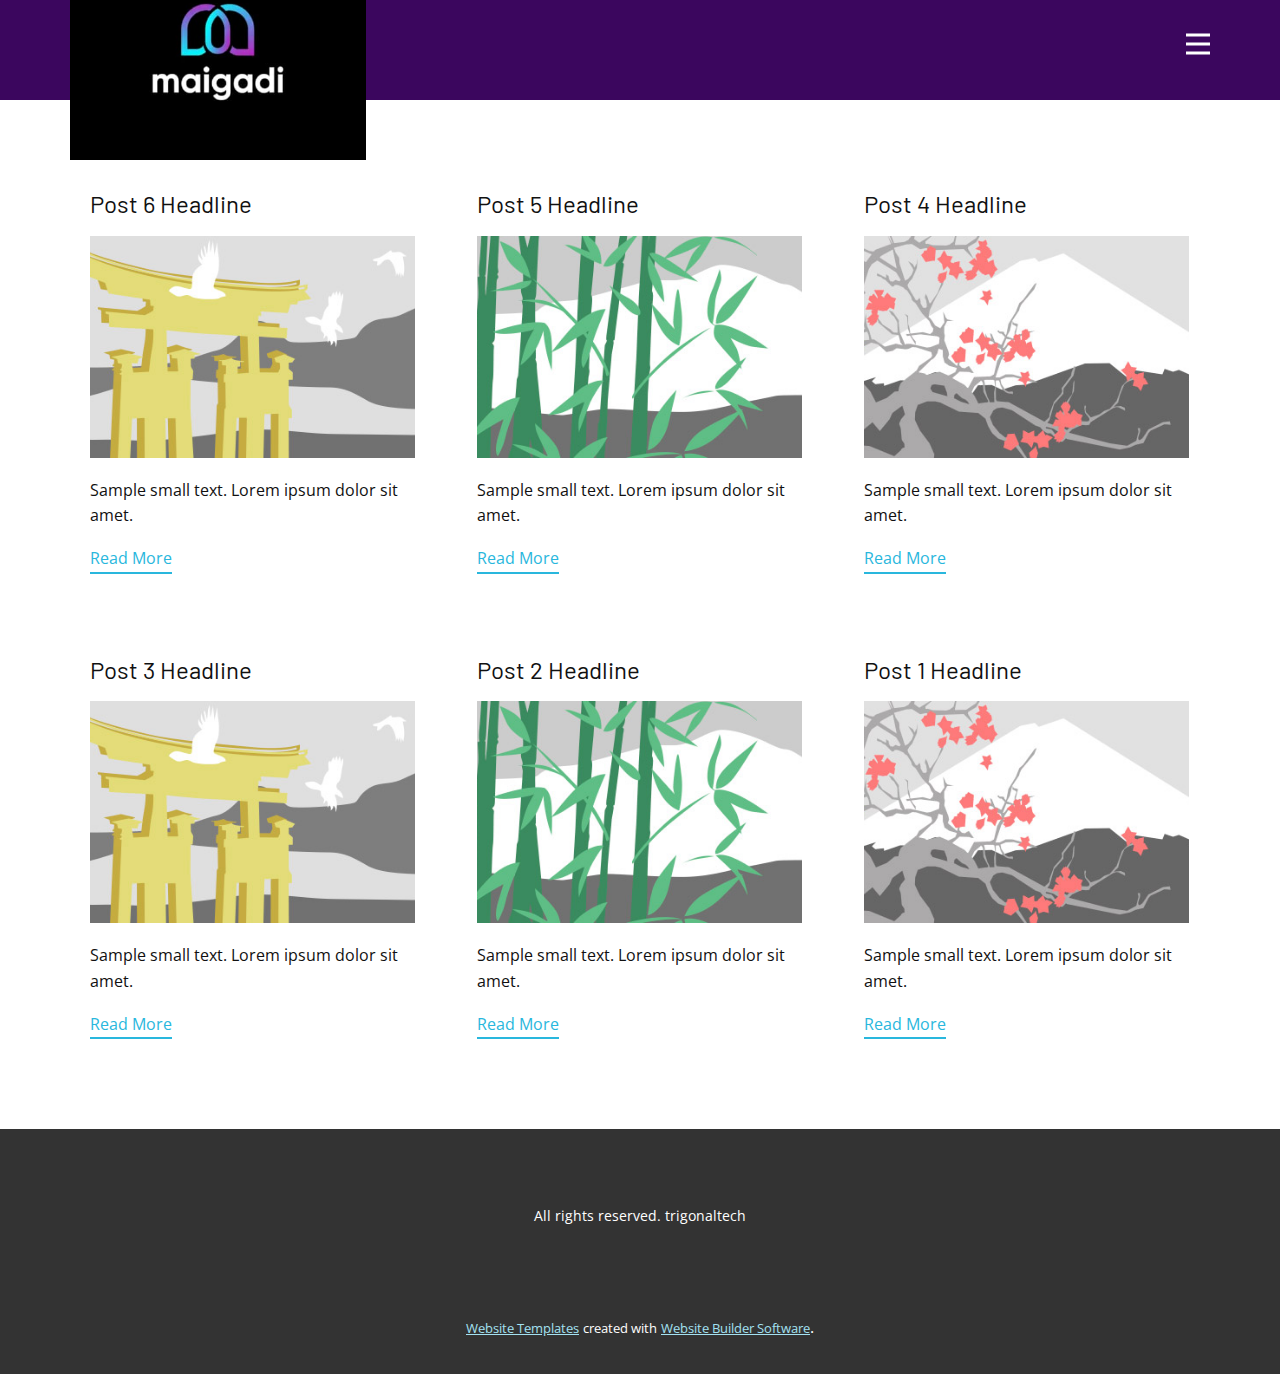
<file: blog/blog.html>
<html style="font-size: 16px;"><head>
    <meta name="viewport" content="width=device-width, initial-scale=1.0">
    <meta charset="utf-8">
    <meta name="keywords" content="">
    <meta name="description" content="">
    <title>Blog Template</title>
    <link rel="stylesheet" href="../nicepage.css" media="screen">
<link rel="stylesheet" href="../Blog-Template.css" media="screen">
    <script class="u-script" type="text/javascript" src="../jquery.js" defer=""></script>
    <script class="u-script" type="text/javascript" src="../nicepage.js" defer=""></script>
    <meta name="generator" content="Nicepage 4.12.14, nicepage.com">
    <link id="u-theme-google-font" rel="stylesheet" href="https://fonts.googleapis.com/css?family=Open+Sans:300,300i,400,400i,500,500i,600,600i,700,700i,800,800i|Barlow:100,100i,200,200i,300,300i,400,400i,500,500i,600,600i,700,700i,800,800i,900,900i">
    
    
    <script type="application/ld+json">{
		"@context": "http://schema.org",
		"@type": "Organization",
		"name": "",
		"logo": "images/WhatsAppImage2022-06-10at10.37.55AM.jpeg"
}</script>
    <meta name="theme-color" content="#29b7dd">
  </head>
  <body class="u-body u-xl-mode"><header class="u-clearfix u-header u-palette-2-base u-header" id="sec-2485"><div class="u-clearfix u-sheet u-sheet-1">
        <a href="https://nicepage.com" class="u-image u-logo u-image-1" data-image-width="450" data-image-height="1000">
          <img src="../images/WhatsAppImage2022-06-10at10.37.55AM.jpeg" class="u-logo-image u-logo-image-1">
        </a>
        <nav class="u-menu u-menu-dropdown u-offcanvas u-menu-1" data-responsive-from="XL">
          <div class="menu-collapse" style="font-size: 1rem; letter-spacing: 0px; font-weight: 700; text-transform: uppercase;">
            <a class="u-button-style u-custom-active-border-color u-custom-border u-custom-border-color u-custom-borders u-custom-hover-border-color u-custom-left-right-menu-spacing u-custom-padding-bottom u-custom-text-color u-custom-text-hover-color u-custom-top-bottom-menu-spacing u-nav-link u-text-active-palette-1-base u-text-hover-palette-2-base u-text-white" href="#">
              <svg class="u-svg-link" viewBox="0 0 24 24"><use xmlns:xlink="http://www.w3.org/1999/xlink" xlink:href="#menu-hamburger"></use></svg>
              <svg class="u-svg-content" version="1.1" id="menu-hamburger" viewBox="0 0 16 16" x="0px" y="0px" xmlns:xlink="http://www.w3.org/1999/xlink" xmlns="http://www.w3.org/2000/svg"><g><rect y="1" width="16" height="2"></rect><rect y="7" width="16" height="2"></rect><rect y="13" width="16" height="2"></rect>
</g></svg>
            </a>
          </div>
          <div class="u-nav-container" wfd-invisible="true">
            <ul class="u-nav u-spacing-30 u-unstyled u-nav-1"><li class="u-nav-item"><a class="u-border-2 u-border-active-palette-1-base u-border-hover-palette-1-base u-border-no-left u-border-no-right u-border-no-top u-button-style u-nav-link u-text-active-palette-1-base u-text-grey-90 u-text-hover-grey-90" href="../Home.html" style="padding: 10px 0px;">Home</a>
</li><li class="u-nav-item"><a class="u-border-2 u-border-active-palette-1-base u-border-hover-palette-1-base u-border-no-left u-border-no-right u-border-no-top u-button-style u-nav-link u-text-active-palette-1-base u-text-grey-90 u-text-hover-grey-90" href="../About.html" style="padding: 10px 0px;">About</a>
</li><li class="u-nav-item"><a class="u-border-2 u-border-active-palette-1-base u-border-hover-palette-1-base u-border-no-left u-border-no-right u-border-no-top u-button-style u-nav-link u-text-active-palette-1-base u-text-grey-90 u-text-hover-grey-90" href="../Contact.html" style="padding: 10px 0px;">Contact</a>
</li></ul>
          </div>
          <div class="u-nav-container-collapse">
            <div class="u-black u-container-style u-inner-container-layout u-opacity u-opacity-95 u-sidenav">
              <div class="u-inner-container-layout u-sidenav-overflow">
                <div class="u-menu-close"></div>
                <ul class="u-align-center u-nav u-popupmenu-items u-unstyled u-nav-2"><li class="u-nav-item"><a class="u-button-style u-nav-link" href="../Home.html" style="padding: 10px 20px;">Home</a>
</li><li class="u-nav-item"><a class="u-button-style u-nav-link" href="../About.html" style="padding: 10px 20px;">About</a>
</li><li class="u-nav-item"><a class="u-button-style u-nav-link" href="../Contact.html" style="padding: 10px 20px;">Contact</a>
</li></ul>
              </div>
            </div>
            <div class="u-black u-menu-overlay u-opacity u-opacity-70" wfd-invisible="true"></div>
          </div>
        </nav>
      </div></header>
    <section class="u-clearfix u-section-1" id="sec-b7ad">
      <div class="u-clearfix u-sheet u-valign-middle u-sheet-1"><!--blog--><!--blog_options_json--><!--{"type":"Recent","source":"","tags":"","count":""}--><!--/blog_options_json-->
        <div class="u-blog u-expanded-width u-repeater u-repeater-1"><!--blog_post-->
          <div class="u-blog-post u-container-style u-repeater-item u-white u-repeater-item-1">
            <div class="u-container-layout u-similar-container u-valign-top u-container-layout-1"><!--blog_post_header-->
              <h4 class="u-blog-control u-text u-text-1">
                <a class="u-post-header-link" href="../blog/post-5.html">Post 6 Headline</a>
              </h4><!--/blog_post_header--><!--blog_post_image-->
              <a class="u-post-header-link" href="../blog/post-5.html"><img alt="" class="u-blog-control u-expanded-width u-image u-image-default u-image-1" src="[data-uri]"></a><!--/blog_post_image--><!--blog_post_content-->
              <div class="u-blog-control u-post-content u-text u-text-2 fr-view">Sample small text. Lorem ipsum dolor sit amet.</div><!--/blog_post_content--><!--blog_post_readmore-->
              <a href="../blog/post-5.html" class="u-blog-control u-border-2 u-border-palette-1-base u-btn u-btn-rectangle u-button-style u-none u-btn-1"><!--blog_post_readmore_content--><!--options_json--><!--{"content":"","defaultValue":"Read More"}--><!--/options_json-->Read More<!--/blog_post_readmore_content--></a><!--/blog_post_readmore-->
            </div>
          </div><div class="u-blog-post u-container-style u-repeater-item u-video-cover u-white">
            <div class="u-container-layout u-similar-container u-valign-top u-container-layout-2"><!--blog_post_header-->
              <h4 class="u-blog-control u-text u-text-3">
                <a class="u-post-header-link" href="../blog/post-4.html">Post 5 Headline</a>
              </h4><!--/blog_post_header--><!--blog_post_image-->
              <a class="u-post-header-link" href="../blog/post-4.html"><img alt="" class="u-blog-control u-expanded-width u-image u-image-default u-image-2" src="[data-uri]"></a><!--/blog_post_image--><!--blog_post_content-->
              <div class="u-blog-control u-post-content u-text u-text-4 fr-view">Sample small text. Lorem ipsum dolor sit amet.</div><!--/blog_post_content--><!--blog_post_readmore-->
              <a href="../blog/post-4.html" class="u-blog-control u-border-2 u-border-palette-1-base u-btn u-btn-rectangle u-button-style u-none u-btn-2"><!--blog_post_readmore_content--><!--options_json--><!--{"content":"","defaultValue":"Read More"}--><!--/options_json-->Read More<!--/blog_post_readmore_content--></a><!--/blog_post_readmore-->
            </div>
          </div><div class="u-blog-post u-container-style u-repeater-item u-video-cover u-white">
            <div class="u-container-layout u-similar-container u-valign-top u-container-layout-3"><!--blog_post_header-->
              <h4 class="u-blog-control u-text u-text-5">
                <a class="u-post-header-link" href="../blog/post-3.html">Post 4 Headline</a>
              </h4><!--/blog_post_header--><!--blog_post_image-->
              <a class="u-post-header-link" href="../blog/post-3.html"><img alt="" class="u-blog-control u-expanded-width u-image u-image-default u-image-3" src="[data-uri]"></a><!--/blog_post_image--><!--blog_post_content-->
              <div class="u-blog-control u-post-content u-text u-text-6 fr-view">Sample small text. Lorem ipsum dolor sit amet.</div><!--/blog_post_content--><!--blog_post_readmore-->
              <a href="../blog/post-3.html" class="u-blog-control u-border-2 u-border-palette-1-base u-btn u-btn-rectangle u-button-style u-none u-btn-3"><!--blog_post_readmore_content--><!--options_json--><!--{"content":"","defaultValue":"Read More"}--><!--/options_json-->Read More<!--/blog_post_readmore_content--></a><!--/blog_post_readmore-->
            </div>
          </div><div class="u-blog-post u-container-style u-repeater-item u-white u-repeater-item-1">
            <div class="u-container-layout u-similar-container u-valign-top u-container-layout-1"><!--blog_post_header-->
              <h4 class="u-blog-control u-text u-text-1">
                <a class="u-post-header-link" href="../blog/post-2.html">Post 3 Headline</a>
              </h4><!--/blog_post_header--><!--blog_post_image-->
              <a class="u-post-header-link" href="../blog/post-2.html"><img alt="" class="u-blog-control u-expanded-width u-image u-image-default u-image-1" src="[data-uri]"></a><!--/blog_post_image--><!--blog_post_content-->
              <div class="u-blog-control u-post-content u-text u-text-2 fr-view">Sample small text. Lorem ipsum dolor sit amet.</div><!--/blog_post_content--><!--blog_post_readmore-->
              <a href="../blog/post-2.html" class="u-blog-control u-border-2 u-border-palette-1-base u-btn u-btn-rectangle u-button-style u-none u-btn-1"><!--blog_post_readmore_content--><!--options_json--><!--{"content":"","defaultValue":"Read More"}--><!--/options_json-->Read More<!--/blog_post_readmore_content--></a><!--/blog_post_readmore-->
            </div>
          </div><div class="u-blog-post u-container-style u-repeater-item u-video-cover u-white">
            <div class="u-container-layout u-similar-container u-valign-top u-container-layout-2"><!--blog_post_header-->
              <h4 class="u-blog-control u-text u-text-3">
                <a class="u-post-header-link" href="../blog/post-1.html">Post 2 Headline</a>
              </h4><!--/blog_post_header--><!--blog_post_image-->
              <a class="u-post-header-link" href="../blog/post-1.html"><img alt="" class="u-blog-control u-expanded-width u-image u-image-default u-image-2" src="[data-uri]"></a><!--/blog_post_image--><!--blog_post_content-->
              <div class="u-blog-control u-post-content u-text u-text-4 fr-view">Sample small text. Lorem ipsum dolor sit amet.</div><!--/blog_post_content--><!--blog_post_readmore-->
              <a href="../blog/post-1.html" class="u-blog-control u-border-2 u-border-palette-1-base u-btn u-btn-rectangle u-button-style u-none u-btn-2"><!--blog_post_readmore_content--><!--options_json--><!--{"content":"","defaultValue":"Read More"}--><!--/options_json-->Read More<!--/blog_post_readmore_content--></a><!--/blog_post_readmore-->
            </div>
          </div><div class="u-blog-post u-container-style u-repeater-item u-video-cover u-white">
            <div class="u-container-layout u-similar-container u-valign-top u-container-layout-3"><!--blog_post_header-->
              <h4 class="u-blog-control u-text u-text-5">
                <a class="u-post-header-link" href="../blog/post.html">Post 1 Headline</a>
              </h4><!--/blog_post_header--><!--blog_post_image-->
              <a class="u-post-header-link" href="../blog/post.html"><img alt="" class="u-blog-control u-expanded-width u-image u-image-default u-image-3" src="[data-uri]"></a><!--/blog_post_image--><!--blog_post_content-->
              <div class="u-blog-control u-post-content u-text u-text-6 fr-view">Sample small text. Lorem ipsum dolor sit amet.</div><!--/blog_post_content--><!--blog_post_readmore-->
              <a href="../blog/post.html" class="u-blog-control u-border-2 u-border-palette-1-base u-btn u-btn-rectangle u-button-style u-none u-btn-3"><!--blog_post_readmore_content--><!--options_json--><!--{"content":"","defaultValue":"Read More"}--><!--/options_json-->Read More<!--/blog_post_readmore_content--></a><!--/blog_post_readmore-->
            </div>
          </div><!--/blog_post--><!--blog_post-->
          <!--/blog_post--><!--blog_post-->
          <!--/blog_post-->
        </div><!--/blog-->
      </div>
    </section>
    
    
    <footer class="u-align-center u-clearfix u-footer u-grey-80 u-footer" id="sec-2692"><div class="u-clearfix u-sheet u-sheet-1">
        <p class="u-small-text u-text u-text-variant u-text-1">All rights reserved. trigonaltech</p>
      </div></footer>
    <section class="u-backlink u-clearfix u-grey-80">
      <a class="u-link" href="https://nicepage.com/website-templates" target="_blank">
        <span>Website Templates</span>
      </a>
      <p class="u-text">
        <span>created with</span>
      </p>
      <a class="u-link" href="" target="_blank">
        <span>Website Builder Software</span>
      </a>. 
    </section>
  
</body></html>
</file>
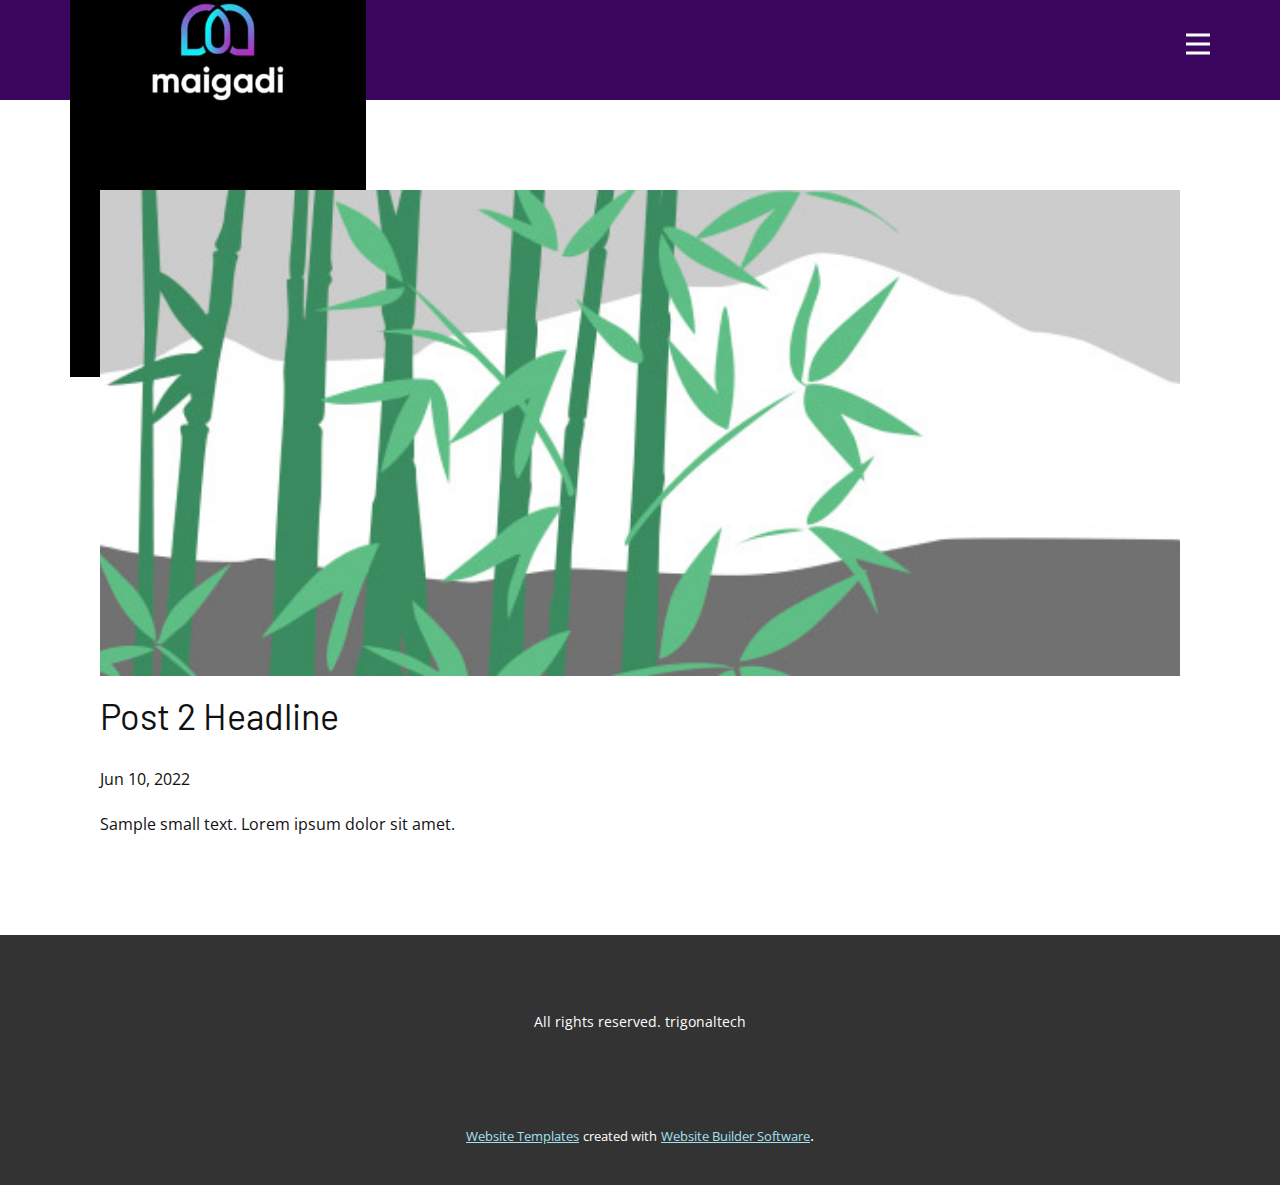
<file: blog/post-1.html>
<!doctype html>
<html style="font-size: 16px;"><head>
    <meta name="viewport" content="width=device-width, initial-scale=1.0">
    <meta charset="utf-8">
    <meta name="keywords" content="Post 1 Headline">
    <meta name="description" content="">
    <title>Post 2 Headline</title>
    <link rel="stylesheet" href="../nicepage.css" media="screen">
<link rel="stylesheet" href="../Post-Template.css" media="screen">
    <script class="u-script" type="text/javascript" src="../jquery.js" defer=""></script>
    <script class="u-script" type="text/javascript" src="../nicepage.js" defer=""></script>
    <meta name="generator" content="Nicepage 4.12.14, nicepage.com">
    <link id="u-theme-google-font" rel="stylesheet" href="https://fonts.googleapis.com/css?family=Open+Sans:300,300i,400,400i,500,500i,600,600i,700,700i,800,800i|Barlow:100,100i,200,200i,300,300i,400,400i,500,500i,600,600i,700,700i,800,800i,900,900i">
    
    
    <script type="application/ld+json">{
		"@context": "http://schema.org",
		"@type": "Organization",
		"name": "",
		"logo": "images/WhatsAppImage2022-06-10at10.37.55AM.jpeg"
}</script>
    <meta name="theme-color" content="#29b7dd">
  </head>
  <body class="u-body u-xl-mode"><header class="u-clearfix u-header u-palette-2-base u-header" id="sec-2485"><div class="u-clearfix u-sheet u-sheet-1">
        <a href="https://nicepage.com" class="u-image u-logo u-image-1" data-image-width="450" data-image-height="1000">
          <img src="../images/WhatsAppImage2022-06-10at10.37.55AM.jpeg" class="u-logo-image u-logo-image-1">
        </a>
        <nav class="u-menu u-menu-dropdown u-offcanvas u-menu-1" data-responsive-from="XL">
          <div class="menu-collapse" style="font-size: 1rem; letter-spacing: 0px; font-weight: 700; text-transform: uppercase;">
            <a class="u-button-style u-custom-active-border-color u-custom-border u-custom-border-color u-custom-borders u-custom-hover-border-color u-custom-left-right-menu-spacing u-custom-padding-bottom u-custom-text-color u-custom-text-hover-color u-custom-top-bottom-menu-spacing u-nav-link u-text-active-palette-1-base u-text-hover-palette-2-base u-text-white" href="#">
              <svg class="u-svg-link" viewBox="0 0 24 24"><use xmlns:xlink="http://www.w3.org/1999/xlink" xlink:href="#menu-hamburger"></use></svg>
              <svg class="u-svg-content" version="1.1" id="menu-hamburger" viewBox="0 0 16 16" x="0px" y="0px" xmlns:xlink="http://www.w3.org/1999/xlink" xmlns="http://www.w3.org/2000/svg"><g><rect y="1" width="16" height="2"></rect><rect y="7" width="16" height="2"></rect><rect y="13" width="16" height="2"></rect>
</g></svg>
            </a>
          </div>
          <div class="u-nav-container" wfd-invisible="true">
            <ul class="u-nav u-spacing-30 u-unstyled u-nav-1"><li class="u-nav-item"><a class="u-border-2 u-border-active-palette-1-base u-border-hover-palette-1-base u-border-no-left u-border-no-right u-border-no-top u-button-style u-nav-link u-text-active-palette-1-base u-text-grey-90 u-text-hover-grey-90" href="../Home.html" style="padding: 10px 0px;">Home</a>
</li><li class="u-nav-item"><a class="u-border-2 u-border-active-palette-1-base u-border-hover-palette-1-base u-border-no-left u-border-no-right u-border-no-top u-button-style u-nav-link u-text-active-palette-1-base u-text-grey-90 u-text-hover-grey-90" href="../About.html" style="padding: 10px 0px;">About</a>
</li><li class="u-nav-item"><a class="u-border-2 u-border-active-palette-1-base u-border-hover-palette-1-base u-border-no-left u-border-no-right u-border-no-top u-button-style u-nav-link u-text-active-palette-1-base u-text-grey-90 u-text-hover-grey-90" href="../Contact.html" style="padding: 10px 0px;">Contact</a>
</li></ul>
          </div>
          <div class="u-nav-container-collapse">
            <div class="u-black u-container-style u-inner-container-layout u-opacity u-opacity-95 u-sidenav">
              <div class="u-inner-container-layout u-sidenav-overflow">
                <div class="u-menu-close"></div>
                <ul class="u-align-center u-nav u-popupmenu-items u-unstyled u-nav-2"><li class="u-nav-item"><a class="u-button-style u-nav-link" href="../Home.html" style="padding: 10px 20px;">Home</a>
</li><li class="u-nav-item"><a class="u-button-style u-nav-link" href="../About.html" style="padding: 10px 20px;">About</a>
</li><li class="u-nav-item"><a class="u-button-style u-nav-link" href="../Contact.html" style="padding: 10px 20px;">Contact</a>
</li></ul>
              </div>
            </div>
            <div class="u-black u-menu-overlay u-opacity u-opacity-70" wfd-invisible="true"></div>
          </div>
        </nav>
      </div></header>
    <section class="u-align-center u-clearfix u-section-1" id="sec-563f">
      <div class="u-clearfix u-sheet u-valign-middle-md u-valign-middle-sm u-valign-middle-xs u-sheet-1"><!--post_details--><!--post_details_options_json--><!--{"source":""}--><!--/post_details_options_json--><!--blog_post-->
        <div class="u-container-style u-expanded-width u-post-details u-post-details-1">
          <div class="u-container-layout u-valign-middle u-container-layout-1"><!--blog_post_image-->
            <img alt="" class="u-blog-control u-expanded-width u-image u-image-default u-image-1" src="[data-uri]"><!--/blog_post_image--><!--blog_post_header-->
            <h2 class="u-blog-control u-text u-text-1">Post 2 Headline</h2><!--/blog_post_header--><!--blog_post_metadata-->
            <div class="u-blog-control u-metadata u-metadata-1"><!--blog_post_metadata_date-->
              <span class="u-meta-date u-meta-icon">Jun 10, 2022</span><!--/blog_post_metadata_date--><!--blog_post_metadata_category-->
              <!--/blog_post_metadata_category--><!--blog_post_metadata_comments-->
              <!--/blog_post_metadata_comments-->
            </div><!--/blog_post_metadata--><!--blog_post_content-->
            <div class="u-align-justify u-blog-control u-post-content u-text u-text-2 fr-view">
  Sample small text. Lorem ipsum dolor sit amet.
  </div><!--/blog_post_content-->
          </div>
        </div><!--/blog_post--><!--/post_details-->
      </div>
    </section>
    
    
    <footer class="u-align-center u-clearfix u-footer u-grey-80 u-footer" id="sec-2692"><div class="u-clearfix u-sheet u-sheet-1">
        <p class="u-small-text u-text u-text-variant u-text-1">All rights reserved. trigonaltech</p>
      </div></footer>
    <section class="u-backlink u-clearfix u-grey-80">
      <a class="u-link" href="https://nicepage.com/website-templates" target="_blank">
        <span>Website Templates</span>
      </a>
      <p class="u-text">
        <span>created with</span>
      </p>
      <a class="u-link" href="" target="_blank">
        <span>Website Builder Software</span>
      </a>. 
    </section>
  
</body></html>
</file>
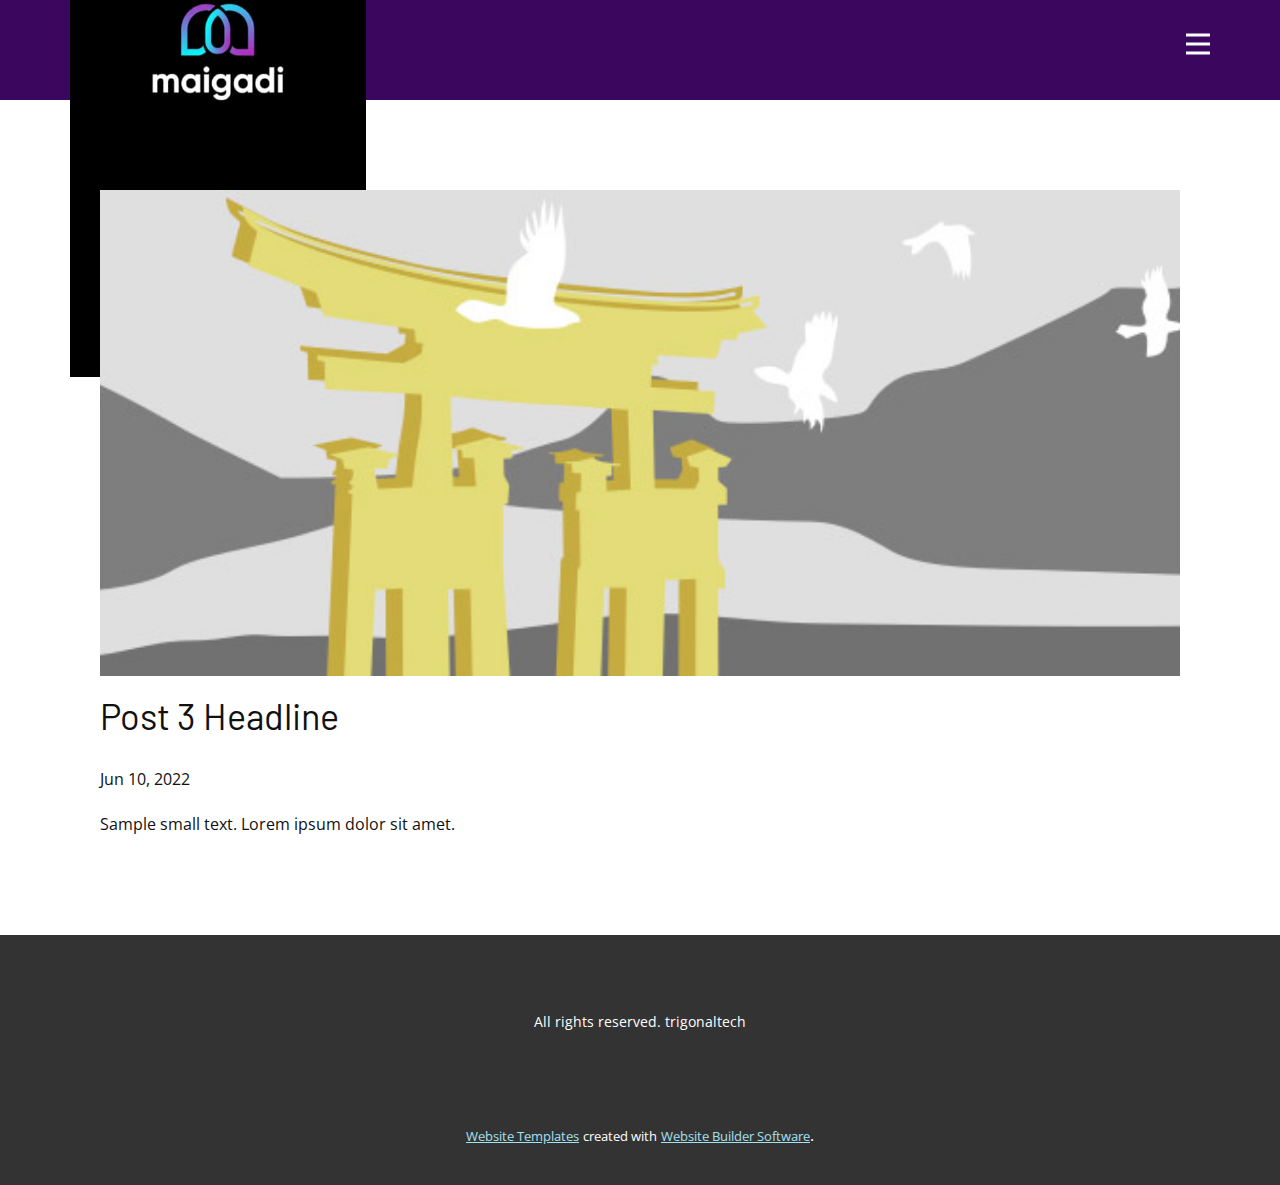
<file: blog/post-2.html>
<!doctype html>
<html style="font-size: 16px;"><head>
    <meta name="viewport" content="width=device-width, initial-scale=1.0">
    <meta charset="utf-8">
    <meta name="keywords" content="Post 1 Headline">
    <meta name="description" content="">
    <title>Post 3 Headline</title>
    <link rel="stylesheet" href="../nicepage.css" media="screen">
<link rel="stylesheet" href="../Post-Template.css" media="screen">
    <script class="u-script" type="text/javascript" src="../jquery.js" defer=""></script>
    <script class="u-script" type="text/javascript" src="../nicepage.js" defer=""></script>
    <meta name="generator" content="Nicepage 4.12.14, nicepage.com">
    <link id="u-theme-google-font" rel="stylesheet" href="https://fonts.googleapis.com/css?family=Open+Sans:300,300i,400,400i,500,500i,600,600i,700,700i,800,800i|Barlow:100,100i,200,200i,300,300i,400,400i,500,500i,600,600i,700,700i,800,800i,900,900i">
    
    
    <script type="application/ld+json">{
		"@context": "http://schema.org",
		"@type": "Organization",
		"name": "",
		"logo": "images/WhatsAppImage2022-06-10at10.37.55AM.jpeg"
}</script>
    <meta name="theme-color" content="#29b7dd">
  </head>
  <body class="u-body u-xl-mode"><header class="u-clearfix u-header u-palette-2-base u-header" id="sec-2485"><div class="u-clearfix u-sheet u-sheet-1">
        <a href="https://nicepage.com" class="u-image u-logo u-image-1" data-image-width="450" data-image-height="1000">
          <img src="../images/WhatsAppImage2022-06-10at10.37.55AM.jpeg" class="u-logo-image u-logo-image-1">
        </a>
        <nav class="u-menu u-menu-dropdown u-offcanvas u-menu-1" data-responsive-from="XL">
          <div class="menu-collapse" style="font-size: 1rem; letter-spacing: 0px; font-weight: 700; text-transform: uppercase;">
            <a class="u-button-style u-custom-active-border-color u-custom-border u-custom-border-color u-custom-borders u-custom-hover-border-color u-custom-left-right-menu-spacing u-custom-padding-bottom u-custom-text-color u-custom-text-hover-color u-custom-top-bottom-menu-spacing u-nav-link u-text-active-palette-1-base u-text-hover-palette-2-base u-text-white" href="#">
              <svg class="u-svg-link" viewBox="0 0 24 24"><use xmlns:xlink="http://www.w3.org/1999/xlink" xlink:href="#menu-hamburger"></use></svg>
              <svg class="u-svg-content" version="1.1" id="menu-hamburger" viewBox="0 0 16 16" x="0px" y="0px" xmlns:xlink="http://www.w3.org/1999/xlink" xmlns="http://www.w3.org/2000/svg"><g><rect y="1" width="16" height="2"></rect><rect y="7" width="16" height="2"></rect><rect y="13" width="16" height="2"></rect>
</g></svg>
            </a>
          </div>
          <div class="u-nav-container" wfd-invisible="true">
            <ul class="u-nav u-spacing-30 u-unstyled u-nav-1"><li class="u-nav-item"><a class="u-border-2 u-border-active-palette-1-base u-border-hover-palette-1-base u-border-no-left u-border-no-right u-border-no-top u-button-style u-nav-link u-text-active-palette-1-base u-text-grey-90 u-text-hover-grey-90" href="../Home.html" style="padding: 10px 0px;">Home</a>
</li><li class="u-nav-item"><a class="u-border-2 u-border-active-palette-1-base u-border-hover-palette-1-base u-border-no-left u-border-no-right u-border-no-top u-button-style u-nav-link u-text-active-palette-1-base u-text-grey-90 u-text-hover-grey-90" href="../About.html" style="padding: 10px 0px;">About</a>
</li><li class="u-nav-item"><a class="u-border-2 u-border-active-palette-1-base u-border-hover-palette-1-base u-border-no-left u-border-no-right u-border-no-top u-button-style u-nav-link u-text-active-palette-1-base u-text-grey-90 u-text-hover-grey-90" href="../Contact.html" style="padding: 10px 0px;">Contact</a>
</li></ul>
          </div>
          <div class="u-nav-container-collapse">
            <div class="u-black u-container-style u-inner-container-layout u-opacity u-opacity-95 u-sidenav">
              <div class="u-inner-container-layout u-sidenav-overflow">
                <div class="u-menu-close"></div>
                <ul class="u-align-center u-nav u-popupmenu-items u-unstyled u-nav-2"><li class="u-nav-item"><a class="u-button-style u-nav-link" href="../Home.html" style="padding: 10px 20px;">Home</a>
</li><li class="u-nav-item"><a class="u-button-style u-nav-link" href="../About.html" style="padding: 10px 20px;">About</a>
</li><li class="u-nav-item"><a class="u-button-style u-nav-link" href="../Contact.html" style="padding: 10px 20px;">Contact</a>
</li></ul>
              </div>
            </div>
            <div class="u-black u-menu-overlay u-opacity u-opacity-70" wfd-invisible="true"></div>
          </div>
        </nav>
      </div></header>
    <section class="u-align-center u-clearfix u-section-1" id="sec-563f">
      <div class="u-clearfix u-sheet u-valign-middle-md u-valign-middle-sm u-valign-middle-xs u-sheet-1"><!--post_details--><!--post_details_options_json--><!--{"source":""}--><!--/post_details_options_json--><!--blog_post-->
        <div class="u-container-style u-expanded-width u-post-details u-post-details-1">
          <div class="u-container-layout u-valign-middle u-container-layout-1"><!--blog_post_image-->
            <img alt="" class="u-blog-control u-expanded-width u-image u-image-default u-image-1" src="[data-uri]"><!--/blog_post_image--><!--blog_post_header-->
            <h2 class="u-blog-control u-text u-text-1">Post 3 Headline</h2><!--/blog_post_header--><!--blog_post_metadata-->
            <div class="u-blog-control u-metadata u-metadata-1"><!--blog_post_metadata_date-->
              <span class="u-meta-date u-meta-icon">Jun 10, 2022</span><!--/blog_post_metadata_date--><!--blog_post_metadata_category-->
              <!--/blog_post_metadata_category--><!--blog_post_metadata_comments-->
              <!--/blog_post_metadata_comments-->
            </div><!--/blog_post_metadata--><!--blog_post_content-->
            <div class="u-align-justify u-blog-control u-post-content u-text u-text-2 fr-view">
  Sample small text. Lorem ipsum dolor sit amet.
  </div><!--/blog_post_content-->
          </div>
        </div><!--/blog_post--><!--/post_details-->
      </div>
    </section>
    
    
    <footer class="u-align-center u-clearfix u-footer u-grey-80 u-footer" id="sec-2692"><div class="u-clearfix u-sheet u-sheet-1">
        <p class="u-small-text u-text u-text-variant u-text-1">All rights reserved. trigonaltech</p>
      </div></footer>
    <section class="u-backlink u-clearfix u-grey-80">
      <a class="u-link" href="https://nicepage.com/website-templates" target="_blank">
        <span>Website Templates</span>
      </a>
      <p class="u-text">
        <span>created with</span>
      </p>
      <a class="u-link" href="" target="_blank">
        <span>Website Builder Software</span>
      </a>. 
    </section>
  
</body></html>
</file>
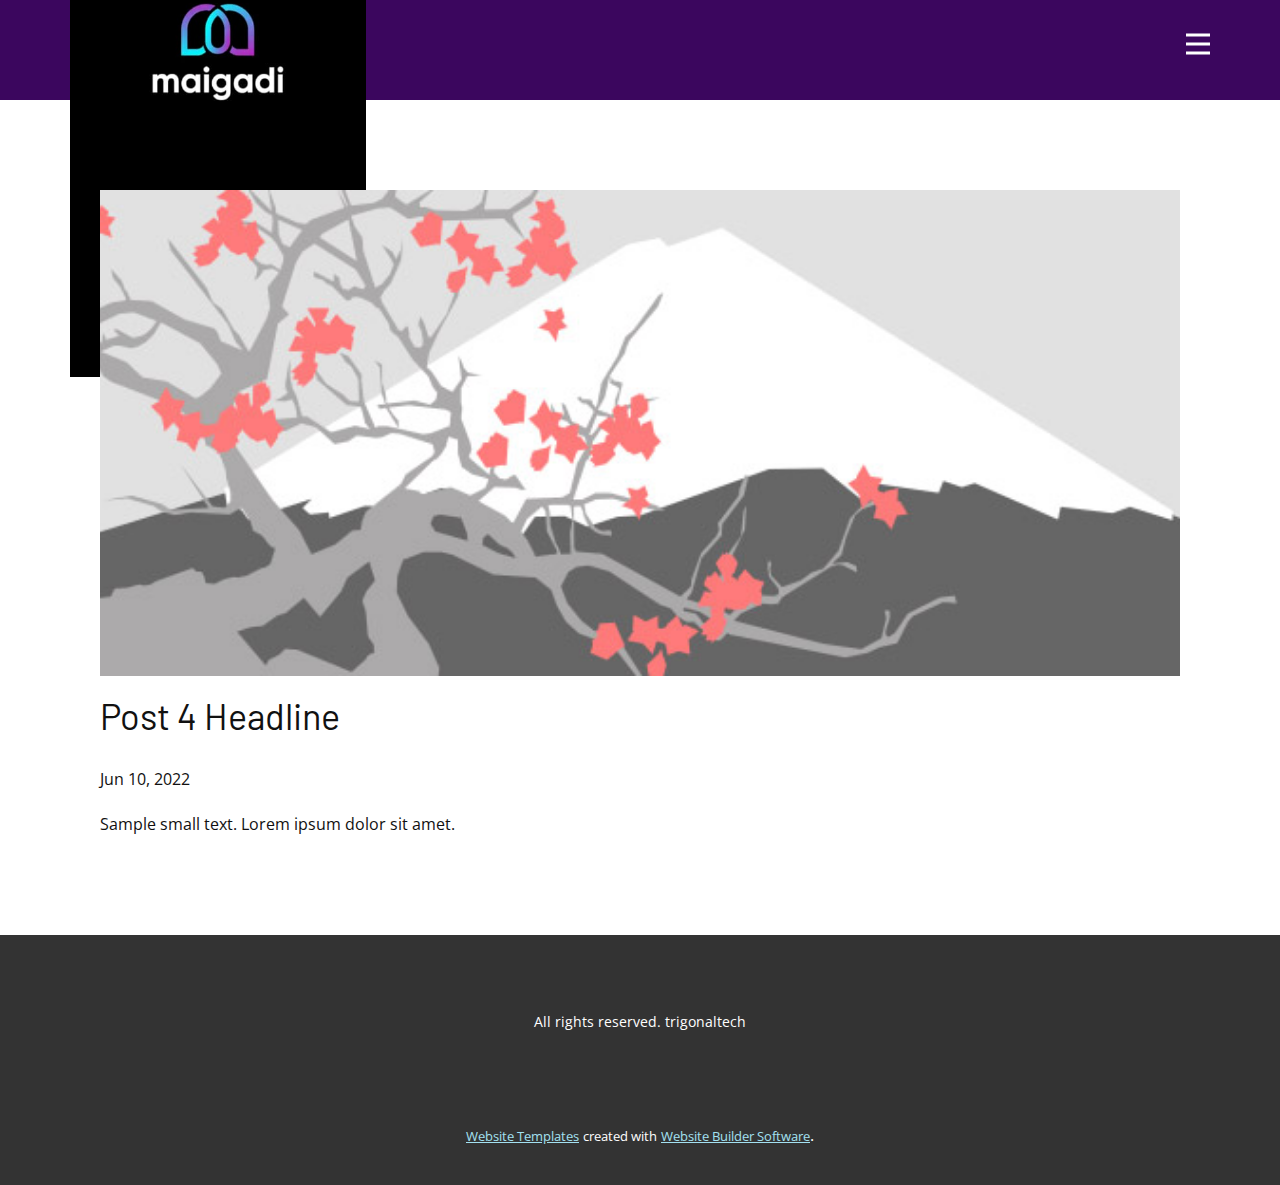
<file: blog/post-3.html>
<!doctype html>
<html style="font-size: 16px;"><head>
    <meta name="viewport" content="width=device-width, initial-scale=1.0">
    <meta charset="utf-8">
    <meta name="keywords" content="Post 1 Headline">
    <meta name="description" content="">
    <title>Post 4 Headline</title>
    <link rel="stylesheet" href="../nicepage.css" media="screen">
<link rel="stylesheet" href="../Post-Template.css" media="screen">
    <script class="u-script" type="text/javascript" src="../jquery.js" defer=""></script>
    <script class="u-script" type="text/javascript" src="../nicepage.js" defer=""></script>
    <meta name="generator" content="Nicepage 4.12.14, nicepage.com">
    <link id="u-theme-google-font" rel="stylesheet" href="https://fonts.googleapis.com/css?family=Open+Sans:300,300i,400,400i,500,500i,600,600i,700,700i,800,800i|Barlow:100,100i,200,200i,300,300i,400,400i,500,500i,600,600i,700,700i,800,800i,900,900i">
    
    
    <script type="application/ld+json">{
		"@context": "http://schema.org",
		"@type": "Organization",
		"name": "",
		"logo": "images/WhatsAppImage2022-06-10at10.37.55AM.jpeg"
}</script>
    <meta name="theme-color" content="#29b7dd">
  </head>
  <body class="u-body u-xl-mode"><header class="u-clearfix u-header u-palette-2-base u-header" id="sec-2485"><div class="u-clearfix u-sheet u-sheet-1">
        <a href="https://nicepage.com" class="u-image u-logo u-image-1" data-image-width="450" data-image-height="1000">
          <img src="../images/WhatsAppImage2022-06-10at10.37.55AM.jpeg" class="u-logo-image u-logo-image-1">
        </a>
        <nav class="u-menu u-menu-dropdown u-offcanvas u-menu-1" data-responsive-from="XL">
          <div class="menu-collapse" style="font-size: 1rem; letter-spacing: 0px; font-weight: 700; text-transform: uppercase;">
            <a class="u-button-style u-custom-active-border-color u-custom-border u-custom-border-color u-custom-borders u-custom-hover-border-color u-custom-left-right-menu-spacing u-custom-padding-bottom u-custom-text-color u-custom-text-hover-color u-custom-top-bottom-menu-spacing u-nav-link u-text-active-palette-1-base u-text-hover-palette-2-base u-text-white" href="#">
              <svg class="u-svg-link" viewBox="0 0 24 24"><use xmlns:xlink="http://www.w3.org/1999/xlink" xlink:href="#menu-hamburger"></use></svg>
              <svg class="u-svg-content" version="1.1" id="menu-hamburger" viewBox="0 0 16 16" x="0px" y="0px" xmlns:xlink="http://www.w3.org/1999/xlink" xmlns="http://www.w3.org/2000/svg"><g><rect y="1" width="16" height="2"></rect><rect y="7" width="16" height="2"></rect><rect y="13" width="16" height="2"></rect>
</g></svg>
            </a>
          </div>
          <div class="u-nav-container" wfd-invisible="true">
            <ul class="u-nav u-spacing-30 u-unstyled u-nav-1"><li class="u-nav-item"><a class="u-border-2 u-border-active-palette-1-base u-border-hover-palette-1-base u-border-no-left u-border-no-right u-border-no-top u-button-style u-nav-link u-text-active-palette-1-base u-text-grey-90 u-text-hover-grey-90" href="../Home.html" style="padding: 10px 0px;">Home</a>
</li><li class="u-nav-item"><a class="u-border-2 u-border-active-palette-1-base u-border-hover-palette-1-base u-border-no-left u-border-no-right u-border-no-top u-button-style u-nav-link u-text-active-palette-1-base u-text-grey-90 u-text-hover-grey-90" href="../About.html" style="padding: 10px 0px;">About</a>
</li><li class="u-nav-item"><a class="u-border-2 u-border-active-palette-1-base u-border-hover-palette-1-base u-border-no-left u-border-no-right u-border-no-top u-button-style u-nav-link u-text-active-palette-1-base u-text-grey-90 u-text-hover-grey-90" href="../Contact.html" style="padding: 10px 0px;">Contact</a>
</li></ul>
          </div>
          <div class="u-nav-container-collapse">
            <div class="u-black u-container-style u-inner-container-layout u-opacity u-opacity-95 u-sidenav">
              <div class="u-inner-container-layout u-sidenav-overflow">
                <div class="u-menu-close"></div>
                <ul class="u-align-center u-nav u-popupmenu-items u-unstyled u-nav-2"><li class="u-nav-item"><a class="u-button-style u-nav-link" href="../Home.html" style="padding: 10px 20px;">Home</a>
</li><li class="u-nav-item"><a class="u-button-style u-nav-link" href="../About.html" style="padding: 10px 20px;">About</a>
</li><li class="u-nav-item"><a class="u-button-style u-nav-link" href="../Contact.html" style="padding: 10px 20px;">Contact</a>
</li></ul>
              </div>
            </div>
            <div class="u-black u-menu-overlay u-opacity u-opacity-70" wfd-invisible="true"></div>
          </div>
        </nav>
      </div></header>
    <section class="u-align-center u-clearfix u-section-1" id="sec-563f">
      <div class="u-clearfix u-sheet u-valign-middle-md u-valign-middle-sm u-valign-middle-xs u-sheet-1"><!--post_details--><!--post_details_options_json--><!--{"source":""}--><!--/post_details_options_json--><!--blog_post-->
        <div class="u-container-style u-expanded-width u-post-details u-post-details-1">
          <div class="u-container-layout u-valign-middle u-container-layout-1"><!--blog_post_image-->
            <img alt="" class="u-blog-control u-expanded-width u-image u-image-default u-image-1" src="[data-uri]"><!--/blog_post_image--><!--blog_post_header-->
            <h2 class="u-blog-control u-text u-text-1">Post 4 Headline</h2><!--/blog_post_header--><!--blog_post_metadata-->
            <div class="u-blog-control u-metadata u-metadata-1"><!--blog_post_metadata_date-->
              <span class="u-meta-date u-meta-icon">Jun 10, 2022</span><!--/blog_post_metadata_date--><!--blog_post_metadata_category-->
              <!--/blog_post_metadata_category--><!--blog_post_metadata_comments-->
              <!--/blog_post_metadata_comments-->
            </div><!--/blog_post_metadata--><!--blog_post_content-->
            <div class="u-align-justify u-blog-control u-post-content u-text u-text-2 fr-view">
  Sample small text. Lorem ipsum dolor sit amet.
  </div><!--/blog_post_content-->
          </div>
        </div><!--/blog_post--><!--/post_details-->
      </div>
    </section>
    
    
    <footer class="u-align-center u-clearfix u-footer u-grey-80 u-footer" id="sec-2692"><div class="u-clearfix u-sheet u-sheet-1">
        <p class="u-small-text u-text u-text-variant u-text-1">All rights reserved. trigonaltech</p>
      </div></footer>
    <section class="u-backlink u-clearfix u-grey-80">
      <a class="u-link" href="https://nicepage.com/website-templates" target="_blank">
        <span>Website Templates</span>
      </a>
      <p class="u-text">
        <span>created with</span>
      </p>
      <a class="u-link" href="" target="_blank">
        <span>Website Builder Software</span>
      </a>. 
    </section>
  
</body></html>
</file>
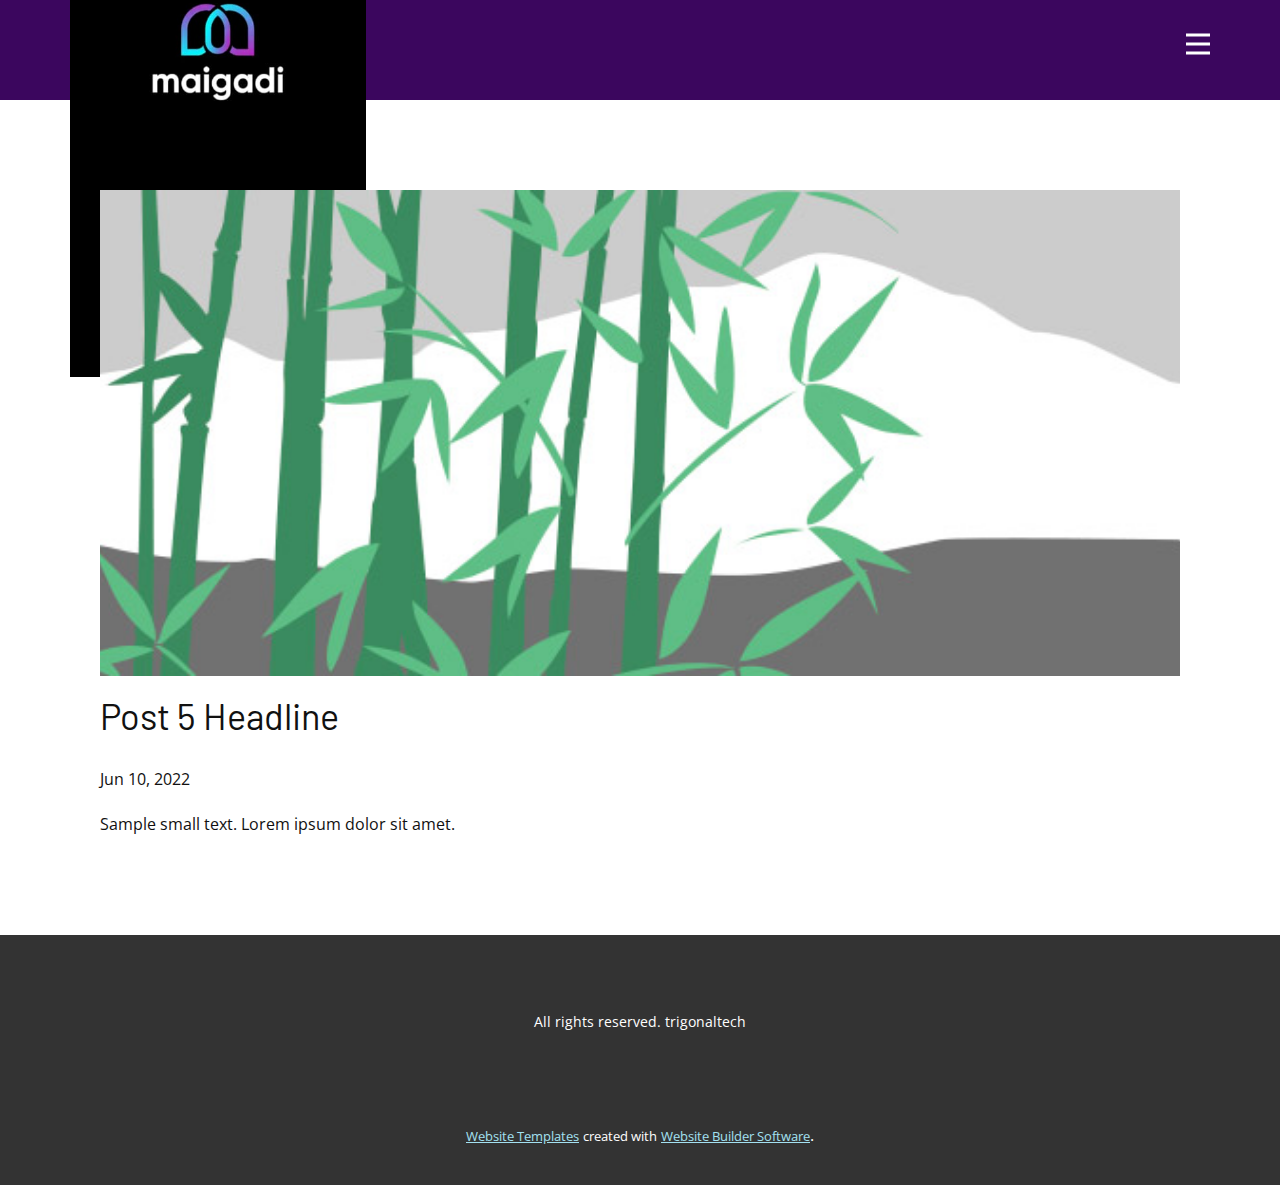
<file: blog/post-4.html>
<!doctype html>
<html style="font-size: 16px;"><head>
    <meta name="viewport" content="width=device-width, initial-scale=1.0">
    <meta charset="utf-8">
    <meta name="keywords" content="Post 1 Headline">
    <meta name="description" content="">
    <title>Post 5 Headline</title>
    <link rel="stylesheet" href="../nicepage.css" media="screen">
<link rel="stylesheet" href="../Post-Template.css" media="screen">
    <script class="u-script" type="text/javascript" src="../jquery.js" defer=""></script>
    <script class="u-script" type="text/javascript" src="../nicepage.js" defer=""></script>
    <meta name="generator" content="Nicepage 4.12.14, nicepage.com">
    <link id="u-theme-google-font" rel="stylesheet" href="https://fonts.googleapis.com/css?family=Open+Sans:300,300i,400,400i,500,500i,600,600i,700,700i,800,800i|Barlow:100,100i,200,200i,300,300i,400,400i,500,500i,600,600i,700,700i,800,800i,900,900i">
    
    
    <script type="application/ld+json">{
		"@context": "http://schema.org",
		"@type": "Organization",
		"name": "",
		"logo": "images/WhatsAppImage2022-06-10at10.37.55AM.jpeg"
}</script>
    <meta name="theme-color" content="#29b7dd">
  </head>
  <body class="u-body u-xl-mode"><header class="u-clearfix u-header u-palette-2-base u-header" id="sec-2485"><div class="u-clearfix u-sheet u-sheet-1">
        <a href="https://nicepage.com" class="u-image u-logo u-image-1" data-image-width="450" data-image-height="1000">
          <img src="../images/WhatsAppImage2022-06-10at10.37.55AM.jpeg" class="u-logo-image u-logo-image-1">
        </a>
        <nav class="u-menu u-menu-dropdown u-offcanvas u-menu-1" data-responsive-from="XL">
          <div class="menu-collapse" style="font-size: 1rem; letter-spacing: 0px; font-weight: 700; text-transform: uppercase;">
            <a class="u-button-style u-custom-active-border-color u-custom-border u-custom-border-color u-custom-borders u-custom-hover-border-color u-custom-left-right-menu-spacing u-custom-padding-bottom u-custom-text-color u-custom-text-hover-color u-custom-top-bottom-menu-spacing u-nav-link u-text-active-palette-1-base u-text-hover-palette-2-base u-text-white" href="#">
              <svg class="u-svg-link" viewBox="0 0 24 24"><use xmlns:xlink="http://www.w3.org/1999/xlink" xlink:href="#menu-hamburger"></use></svg>
              <svg class="u-svg-content" version="1.1" id="menu-hamburger" viewBox="0 0 16 16" x="0px" y="0px" xmlns:xlink="http://www.w3.org/1999/xlink" xmlns="http://www.w3.org/2000/svg"><g><rect y="1" width="16" height="2"></rect><rect y="7" width="16" height="2"></rect><rect y="13" width="16" height="2"></rect>
</g></svg>
            </a>
          </div>
          <div class="u-nav-container" wfd-invisible="true">
            <ul class="u-nav u-spacing-30 u-unstyled u-nav-1"><li class="u-nav-item"><a class="u-border-2 u-border-active-palette-1-base u-border-hover-palette-1-base u-border-no-left u-border-no-right u-border-no-top u-button-style u-nav-link u-text-active-palette-1-base u-text-grey-90 u-text-hover-grey-90" href="../Home.html" style="padding: 10px 0px;">Home</a>
</li><li class="u-nav-item"><a class="u-border-2 u-border-active-palette-1-base u-border-hover-palette-1-base u-border-no-left u-border-no-right u-border-no-top u-button-style u-nav-link u-text-active-palette-1-base u-text-grey-90 u-text-hover-grey-90" href="../About.html" style="padding: 10px 0px;">About</a>
</li><li class="u-nav-item"><a class="u-border-2 u-border-active-palette-1-base u-border-hover-palette-1-base u-border-no-left u-border-no-right u-border-no-top u-button-style u-nav-link u-text-active-palette-1-base u-text-grey-90 u-text-hover-grey-90" href="../Contact.html" style="padding: 10px 0px;">Contact</a>
</li></ul>
          </div>
          <div class="u-nav-container-collapse">
            <div class="u-black u-container-style u-inner-container-layout u-opacity u-opacity-95 u-sidenav">
              <div class="u-inner-container-layout u-sidenav-overflow">
                <div class="u-menu-close"></div>
                <ul class="u-align-center u-nav u-popupmenu-items u-unstyled u-nav-2"><li class="u-nav-item"><a class="u-button-style u-nav-link" href="../Home.html" style="padding: 10px 20px;">Home</a>
</li><li class="u-nav-item"><a class="u-button-style u-nav-link" href="../About.html" style="padding: 10px 20px;">About</a>
</li><li class="u-nav-item"><a class="u-button-style u-nav-link" href="../Contact.html" style="padding: 10px 20px;">Contact</a>
</li></ul>
              </div>
            </div>
            <div class="u-black u-menu-overlay u-opacity u-opacity-70" wfd-invisible="true"></div>
          </div>
        </nav>
      </div></header>
    <section class="u-align-center u-clearfix u-section-1" id="sec-563f">
      <div class="u-clearfix u-sheet u-valign-middle-md u-valign-middle-sm u-valign-middle-xs u-sheet-1"><!--post_details--><!--post_details_options_json--><!--{"source":""}--><!--/post_details_options_json--><!--blog_post-->
        <div class="u-container-style u-expanded-width u-post-details u-post-details-1">
          <div class="u-container-layout u-valign-middle u-container-layout-1"><!--blog_post_image-->
            <img alt="" class="u-blog-control u-expanded-width u-image u-image-default u-image-1" src="[data-uri]"><!--/blog_post_image--><!--blog_post_header-->
            <h2 class="u-blog-control u-text u-text-1">Post 5 Headline</h2><!--/blog_post_header--><!--blog_post_metadata-->
            <div class="u-blog-control u-metadata u-metadata-1"><!--blog_post_metadata_date-->
              <span class="u-meta-date u-meta-icon">Jun 10, 2022</span><!--/blog_post_metadata_date--><!--blog_post_metadata_category-->
              <!--/blog_post_metadata_category--><!--blog_post_metadata_comments-->
              <!--/blog_post_metadata_comments-->
            </div><!--/blog_post_metadata--><!--blog_post_content-->
            <div class="u-align-justify u-blog-control u-post-content u-text u-text-2 fr-view">
  Sample small text. Lorem ipsum dolor sit amet.
  </div><!--/blog_post_content-->
          </div>
        </div><!--/blog_post--><!--/post_details-->
      </div>
    </section>
    
    
    <footer class="u-align-center u-clearfix u-footer u-grey-80 u-footer" id="sec-2692"><div class="u-clearfix u-sheet u-sheet-1">
        <p class="u-small-text u-text u-text-variant u-text-1">All rights reserved. trigonaltech</p>
      </div></footer>
    <section class="u-backlink u-clearfix u-grey-80">
      <a class="u-link" href="https://nicepage.com/website-templates" target="_blank">
        <span>Website Templates</span>
      </a>
      <p class="u-text">
        <span>created with</span>
      </p>
      <a class="u-link" href="" target="_blank">
        <span>Website Builder Software</span>
      </a>. 
    </section>
  
</body></html>
</file>
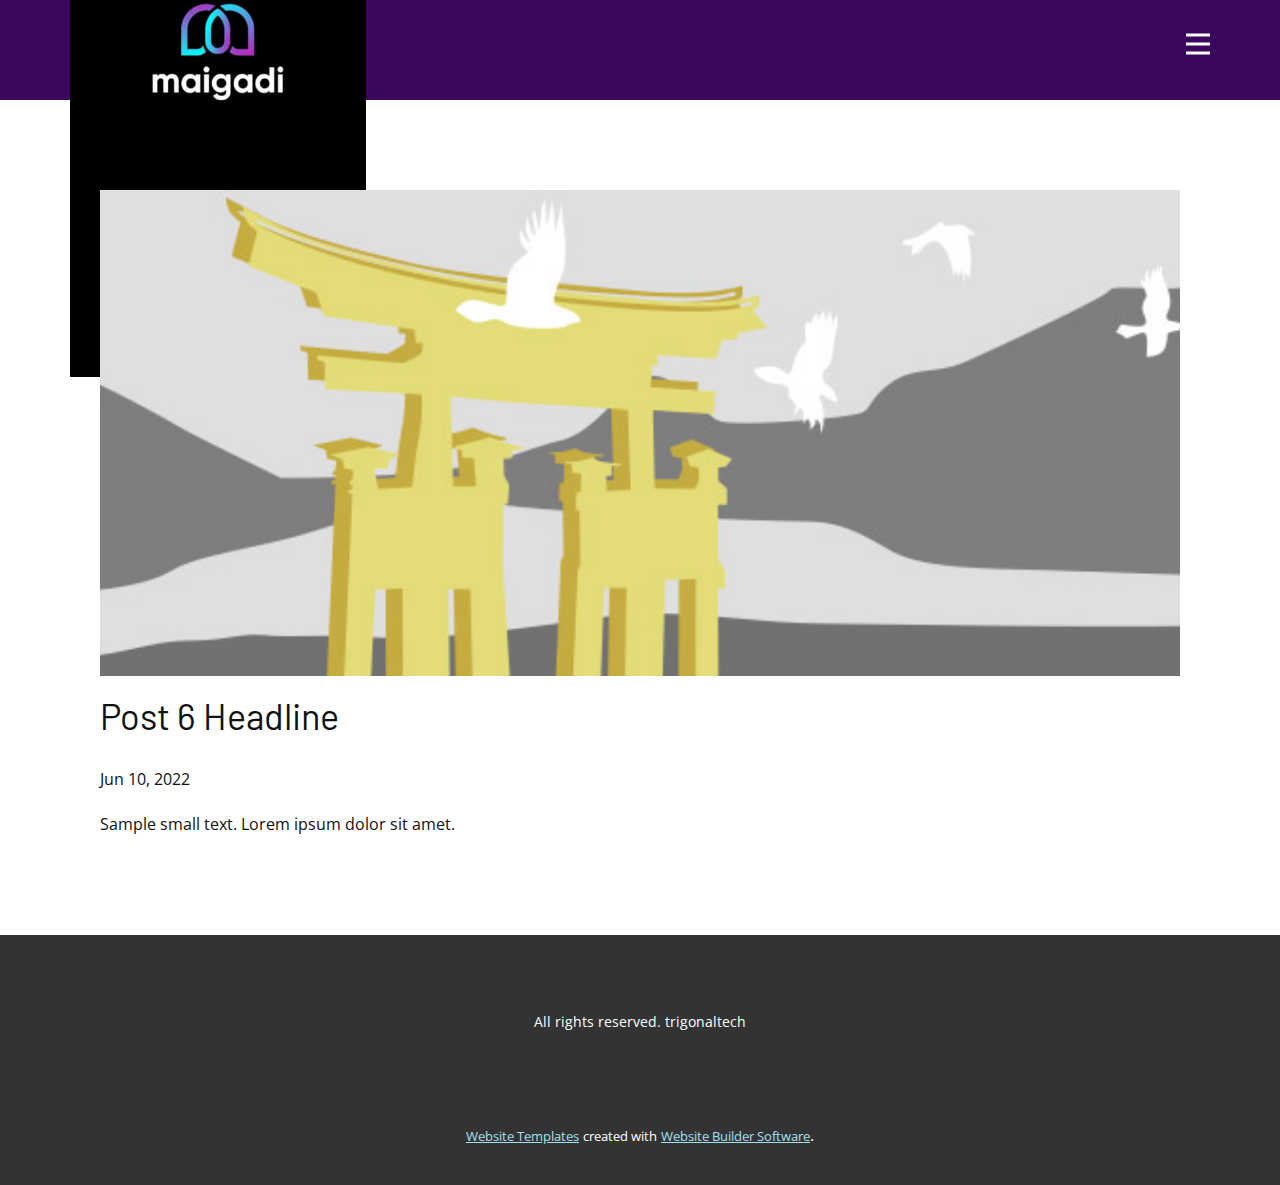
<file: blog/post-5.html>
<!doctype html>
<html style="font-size: 16px;"><head>
    <meta name="viewport" content="width=device-width, initial-scale=1.0">
    <meta charset="utf-8">
    <meta name="keywords" content="Post 1 Headline">
    <meta name="description" content="">
    <title>Post 6 Headline</title>
    <link rel="stylesheet" href="../nicepage.css" media="screen">
<link rel="stylesheet" href="../Post-Template.css" media="screen">
    <script class="u-script" type="text/javascript" src="../jquery.js" defer=""></script>
    <script class="u-script" type="text/javascript" src="../nicepage.js" defer=""></script>
    <meta name="generator" content="Nicepage 4.12.14, nicepage.com">
    <link id="u-theme-google-font" rel="stylesheet" href="https://fonts.googleapis.com/css?family=Open+Sans:300,300i,400,400i,500,500i,600,600i,700,700i,800,800i|Barlow:100,100i,200,200i,300,300i,400,400i,500,500i,600,600i,700,700i,800,800i,900,900i">
    
    
    <script type="application/ld+json">{
		"@context": "http://schema.org",
		"@type": "Organization",
		"name": "",
		"logo": "images/WhatsAppImage2022-06-10at10.37.55AM.jpeg"
}</script>
    <meta name="theme-color" content="#29b7dd">
  </head>
  <body class="u-body u-xl-mode"><header class="u-clearfix u-header u-palette-2-base u-header" id="sec-2485"><div class="u-clearfix u-sheet u-sheet-1">
        <a href="https://nicepage.com" class="u-image u-logo u-image-1" data-image-width="450" data-image-height="1000">
          <img src="../images/WhatsAppImage2022-06-10at10.37.55AM.jpeg" class="u-logo-image u-logo-image-1">
        </a>
        <nav class="u-menu u-menu-dropdown u-offcanvas u-menu-1" data-responsive-from="XL">
          <div class="menu-collapse" style="font-size: 1rem; letter-spacing: 0px; font-weight: 700; text-transform: uppercase;">
            <a class="u-button-style u-custom-active-border-color u-custom-border u-custom-border-color u-custom-borders u-custom-hover-border-color u-custom-left-right-menu-spacing u-custom-padding-bottom u-custom-text-color u-custom-text-hover-color u-custom-top-bottom-menu-spacing u-nav-link u-text-active-palette-1-base u-text-hover-palette-2-base u-text-white" href="#">
              <svg class="u-svg-link" viewBox="0 0 24 24"><use xmlns:xlink="http://www.w3.org/1999/xlink" xlink:href="#menu-hamburger"></use></svg>
              <svg class="u-svg-content" version="1.1" id="menu-hamburger" viewBox="0 0 16 16" x="0px" y="0px" xmlns:xlink="http://www.w3.org/1999/xlink" xmlns="http://www.w3.org/2000/svg"><g><rect y="1" width="16" height="2"></rect><rect y="7" width="16" height="2"></rect><rect y="13" width="16" height="2"></rect>
</g></svg>
            </a>
          </div>
          <div class="u-nav-container" wfd-invisible="true">
            <ul class="u-nav u-spacing-30 u-unstyled u-nav-1"><li class="u-nav-item"><a class="u-border-2 u-border-active-palette-1-base u-border-hover-palette-1-base u-border-no-left u-border-no-right u-border-no-top u-button-style u-nav-link u-text-active-palette-1-base u-text-grey-90 u-text-hover-grey-90" href="../Home.html" style="padding: 10px 0px;">Home</a>
</li><li class="u-nav-item"><a class="u-border-2 u-border-active-palette-1-base u-border-hover-palette-1-base u-border-no-left u-border-no-right u-border-no-top u-button-style u-nav-link u-text-active-palette-1-base u-text-grey-90 u-text-hover-grey-90" href="../About.html" style="padding: 10px 0px;">About</a>
</li><li class="u-nav-item"><a class="u-border-2 u-border-active-palette-1-base u-border-hover-palette-1-base u-border-no-left u-border-no-right u-border-no-top u-button-style u-nav-link u-text-active-palette-1-base u-text-grey-90 u-text-hover-grey-90" href="../Contact.html" style="padding: 10px 0px;">Contact</a>
</li></ul>
          </div>
          <div class="u-nav-container-collapse">
            <div class="u-black u-container-style u-inner-container-layout u-opacity u-opacity-95 u-sidenav">
              <div class="u-inner-container-layout u-sidenav-overflow">
                <div class="u-menu-close"></div>
                <ul class="u-align-center u-nav u-popupmenu-items u-unstyled u-nav-2"><li class="u-nav-item"><a class="u-button-style u-nav-link" href="../Home.html" style="padding: 10px 20px;">Home</a>
</li><li class="u-nav-item"><a class="u-button-style u-nav-link" href="../About.html" style="padding: 10px 20px;">About</a>
</li><li class="u-nav-item"><a class="u-button-style u-nav-link" href="../Contact.html" style="padding: 10px 20px;">Contact</a>
</li></ul>
              </div>
            </div>
            <div class="u-black u-menu-overlay u-opacity u-opacity-70" wfd-invisible="true"></div>
          </div>
        </nav>
      </div></header>
    <section class="u-align-center u-clearfix u-section-1" id="sec-563f">
      <div class="u-clearfix u-sheet u-valign-middle-md u-valign-middle-sm u-valign-middle-xs u-sheet-1"><!--post_details--><!--post_details_options_json--><!--{"source":""}--><!--/post_details_options_json--><!--blog_post-->
        <div class="u-container-style u-expanded-width u-post-details u-post-details-1">
          <div class="u-container-layout u-valign-middle u-container-layout-1"><!--blog_post_image-->
            <img alt="" class="u-blog-control u-expanded-width u-image u-image-default u-image-1" src="[data-uri]"><!--/blog_post_image--><!--blog_post_header-->
            <h2 class="u-blog-control u-text u-text-1">Post 6 Headline</h2><!--/blog_post_header--><!--blog_post_metadata-->
            <div class="u-blog-control u-metadata u-metadata-1"><!--blog_post_metadata_date-->
              <span class="u-meta-date u-meta-icon">Jun 10, 2022</span><!--/blog_post_metadata_date--><!--blog_post_metadata_category-->
              <!--/blog_post_metadata_category--><!--blog_post_metadata_comments-->
              <!--/blog_post_metadata_comments-->
            </div><!--/blog_post_metadata--><!--blog_post_content-->
            <div class="u-align-justify u-blog-control u-post-content u-text u-text-2 fr-view">
  Sample small text. Lorem ipsum dolor sit amet.
  </div><!--/blog_post_content-->
          </div>
        </div><!--/blog_post--><!--/post_details-->
      </div>
    </section>
    
    
    <footer class="u-align-center u-clearfix u-footer u-grey-80 u-footer" id="sec-2692"><div class="u-clearfix u-sheet u-sheet-1">
        <p class="u-small-text u-text u-text-variant u-text-1">All rights reserved. trigonaltech</p>
      </div></footer>
    <section class="u-backlink u-clearfix u-grey-80">
      <a class="u-link" href="https://nicepage.com/website-templates" target="_blank">
        <span>Website Templates</span>
      </a>
      <p class="u-text">
        <span>created with</span>
      </p>
      <a class="u-link" href="" target="_blank">
        <span>Website Builder Software</span>
      </a>. 
    </section>
  
</body></html>
</file>
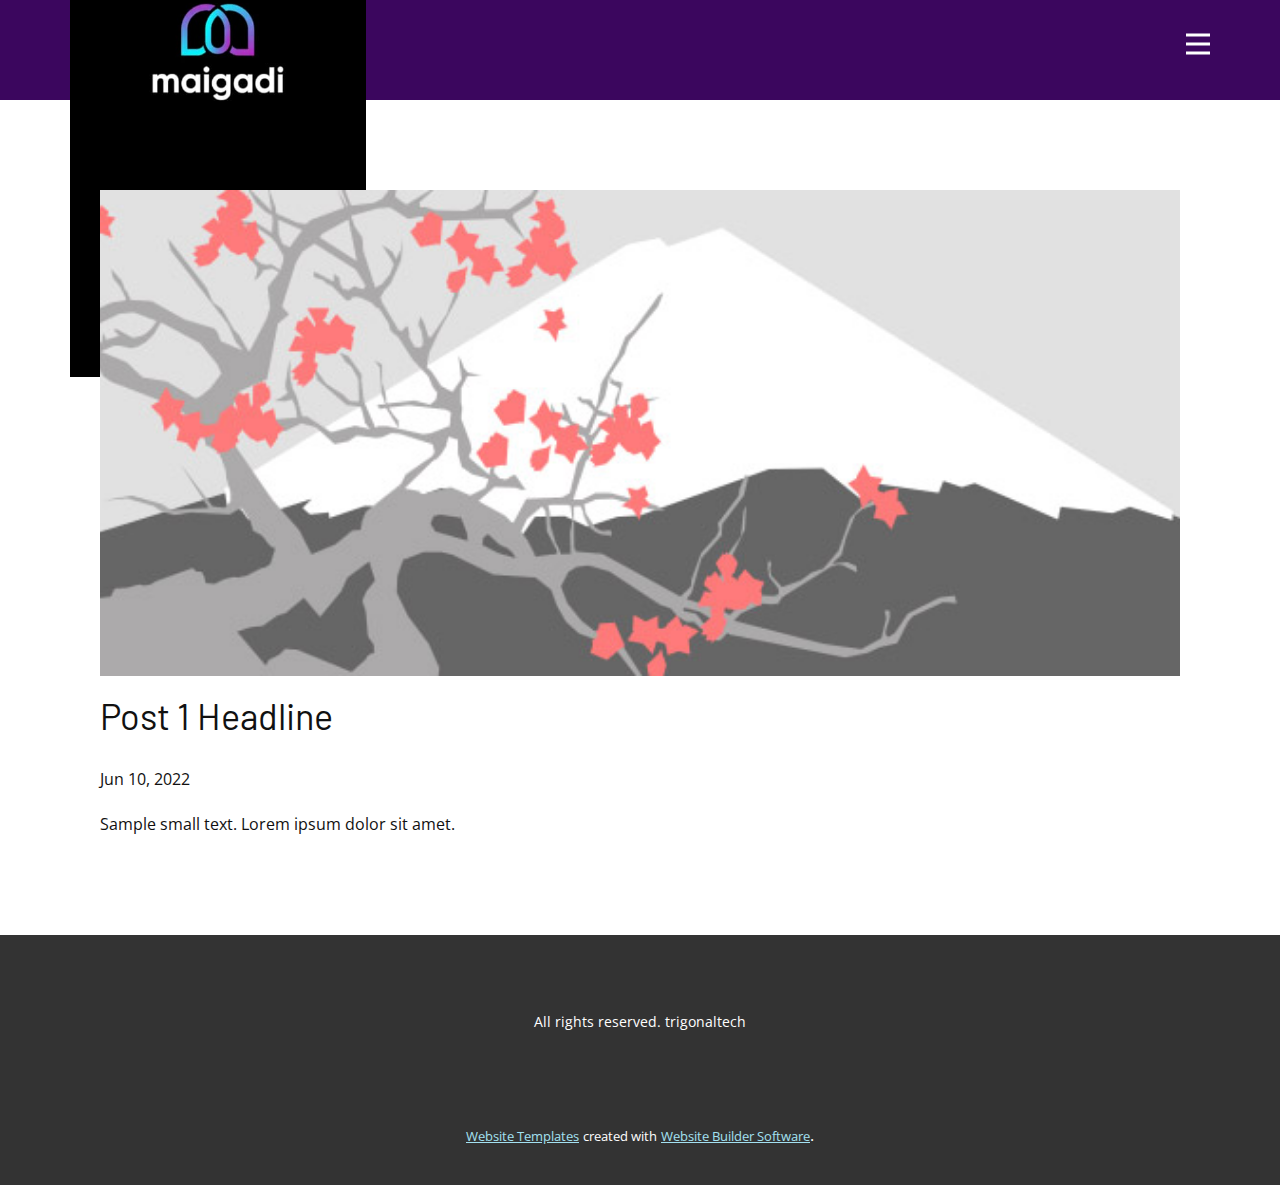
<file: blog/post.html>
<!doctype html>
<html style="font-size: 16px;"><head>
    <meta name="viewport" content="width=device-width, initial-scale=1.0">
    <meta charset="utf-8">
    <meta name="keywords" content="Post 1 Headline">
    <meta name="description" content="">
    <title>Post 1 Headline</title>
    <link rel="stylesheet" href="../nicepage.css" media="screen">
<link rel="stylesheet" href="../Post-Template.css" media="screen">
    <script class="u-script" type="text/javascript" src="../jquery.js" defer=""></script>
    <script class="u-script" type="text/javascript" src="../nicepage.js" defer=""></script>
    <meta name="generator" content="Nicepage 4.12.14, nicepage.com">
    <link id="u-theme-google-font" rel="stylesheet" href="https://fonts.googleapis.com/css?family=Open+Sans:300,300i,400,400i,500,500i,600,600i,700,700i,800,800i|Barlow:100,100i,200,200i,300,300i,400,400i,500,500i,600,600i,700,700i,800,800i,900,900i">
    
    
    <script type="application/ld+json">{
		"@context": "http://schema.org",
		"@type": "Organization",
		"name": "",
		"logo": "images/WhatsAppImage2022-06-10at10.37.55AM.jpeg"
}</script>
    <meta name="theme-color" content="#29b7dd">
  </head>
  <body class="u-body u-xl-mode"><header class="u-clearfix u-header u-palette-2-base u-header" id="sec-2485"><div class="u-clearfix u-sheet u-sheet-1">
        <a href="https://nicepage.com" class="u-image u-logo u-image-1" data-image-width="450" data-image-height="1000">
          <img src="../images/WhatsAppImage2022-06-10at10.37.55AM.jpeg" class="u-logo-image u-logo-image-1">
        </a>
        <nav class="u-menu u-menu-dropdown u-offcanvas u-menu-1" data-responsive-from="XL">
          <div class="menu-collapse" style="font-size: 1rem; letter-spacing: 0px; font-weight: 700; text-transform: uppercase;">
            <a class="u-button-style u-custom-active-border-color u-custom-border u-custom-border-color u-custom-borders u-custom-hover-border-color u-custom-left-right-menu-spacing u-custom-padding-bottom u-custom-text-color u-custom-text-hover-color u-custom-top-bottom-menu-spacing u-nav-link u-text-active-palette-1-base u-text-hover-palette-2-base u-text-white" href="#">
              <svg class="u-svg-link" viewBox="0 0 24 24"><use xmlns:xlink="http://www.w3.org/1999/xlink" xlink:href="#menu-hamburger"></use></svg>
              <svg class="u-svg-content" version="1.1" id="menu-hamburger" viewBox="0 0 16 16" x="0px" y="0px" xmlns:xlink="http://www.w3.org/1999/xlink" xmlns="http://www.w3.org/2000/svg"><g><rect y="1" width="16" height="2"></rect><rect y="7" width="16" height="2"></rect><rect y="13" width="16" height="2"></rect>
</g></svg>
            </a>
          </div>
          <div class="u-nav-container" wfd-invisible="true">
            <ul class="u-nav u-spacing-30 u-unstyled u-nav-1"><li class="u-nav-item"><a class="u-border-2 u-border-active-palette-1-base u-border-hover-palette-1-base u-border-no-left u-border-no-right u-border-no-top u-button-style u-nav-link u-text-active-palette-1-base u-text-grey-90 u-text-hover-grey-90" href="../Home.html" style="padding: 10px 0px;">Home</a>
</li><li class="u-nav-item"><a class="u-border-2 u-border-active-palette-1-base u-border-hover-palette-1-base u-border-no-left u-border-no-right u-border-no-top u-button-style u-nav-link u-text-active-palette-1-base u-text-grey-90 u-text-hover-grey-90" href="../About.html" style="padding: 10px 0px;">About</a>
</li><li class="u-nav-item"><a class="u-border-2 u-border-active-palette-1-base u-border-hover-palette-1-base u-border-no-left u-border-no-right u-border-no-top u-button-style u-nav-link u-text-active-palette-1-base u-text-grey-90 u-text-hover-grey-90" href="../Contact.html" style="padding: 10px 0px;">Contact</a>
</li></ul>
          </div>
          <div class="u-nav-container-collapse">
            <div class="u-black u-container-style u-inner-container-layout u-opacity u-opacity-95 u-sidenav">
              <div class="u-inner-container-layout u-sidenav-overflow">
                <div class="u-menu-close"></div>
                <ul class="u-align-center u-nav u-popupmenu-items u-unstyled u-nav-2"><li class="u-nav-item"><a class="u-button-style u-nav-link" href="../Home.html" style="padding: 10px 20px;">Home</a>
</li><li class="u-nav-item"><a class="u-button-style u-nav-link" href="../About.html" style="padding: 10px 20px;">About</a>
</li><li class="u-nav-item"><a class="u-button-style u-nav-link" href="../Contact.html" style="padding: 10px 20px;">Contact</a>
</li></ul>
              </div>
            </div>
            <div class="u-black u-menu-overlay u-opacity u-opacity-70" wfd-invisible="true"></div>
          </div>
        </nav>
      </div></header>
    <section class="u-align-center u-clearfix u-section-1" id="sec-563f">
      <div class="u-clearfix u-sheet u-valign-middle-md u-valign-middle-sm u-valign-middle-xs u-sheet-1"><!--post_details--><!--post_details_options_json--><!--{"source":""}--><!--/post_details_options_json--><!--blog_post-->
        <div class="u-container-style u-expanded-width u-post-details u-post-details-1">
          <div class="u-container-layout u-valign-middle u-container-layout-1"><!--blog_post_image-->
            <img alt="" class="u-blog-control u-expanded-width u-image u-image-default u-image-1" src="[data-uri]"><!--/blog_post_image--><!--blog_post_header-->
            <h2 class="u-blog-control u-text u-text-1">Post 1 Headline</h2><!--/blog_post_header--><!--blog_post_metadata-->
            <div class="u-blog-control u-metadata u-metadata-1"><!--blog_post_metadata_date-->
              <span class="u-meta-date u-meta-icon">Jun 10, 2022</span><!--/blog_post_metadata_date--><!--blog_post_metadata_category-->
              <!--/blog_post_metadata_category--><!--blog_post_metadata_comments-->
              <!--/blog_post_metadata_comments-->
            </div><!--/blog_post_metadata--><!--blog_post_content-->
            <div class="u-align-justify u-blog-control u-post-content u-text u-text-2 fr-view">
  Sample small text. Lorem ipsum dolor sit amet.
  </div><!--/blog_post_content-->
          </div>
        </div><!--/blog_post--><!--/post_details-->
      </div>
    </section>
    
    
    <footer class="u-align-center u-clearfix u-footer u-grey-80 u-footer" id="sec-2692"><div class="u-clearfix u-sheet u-sheet-1">
        <p class="u-small-text u-text u-text-variant u-text-1">All rights reserved. trigonaltech</p>
      </div></footer>
    <section class="u-backlink u-clearfix u-grey-80">
      <a class="u-link" href="https://nicepage.com/website-templates" target="_blank">
        <span>Website Templates</span>
      </a>
      <p class="u-text">
        <span>created with</span>
      </p>
      <a class="u-link" href="" target="_blank">
        <span>Website Builder Software</span>
      </a>. 
    </section>
  
</body></html>
</file>
